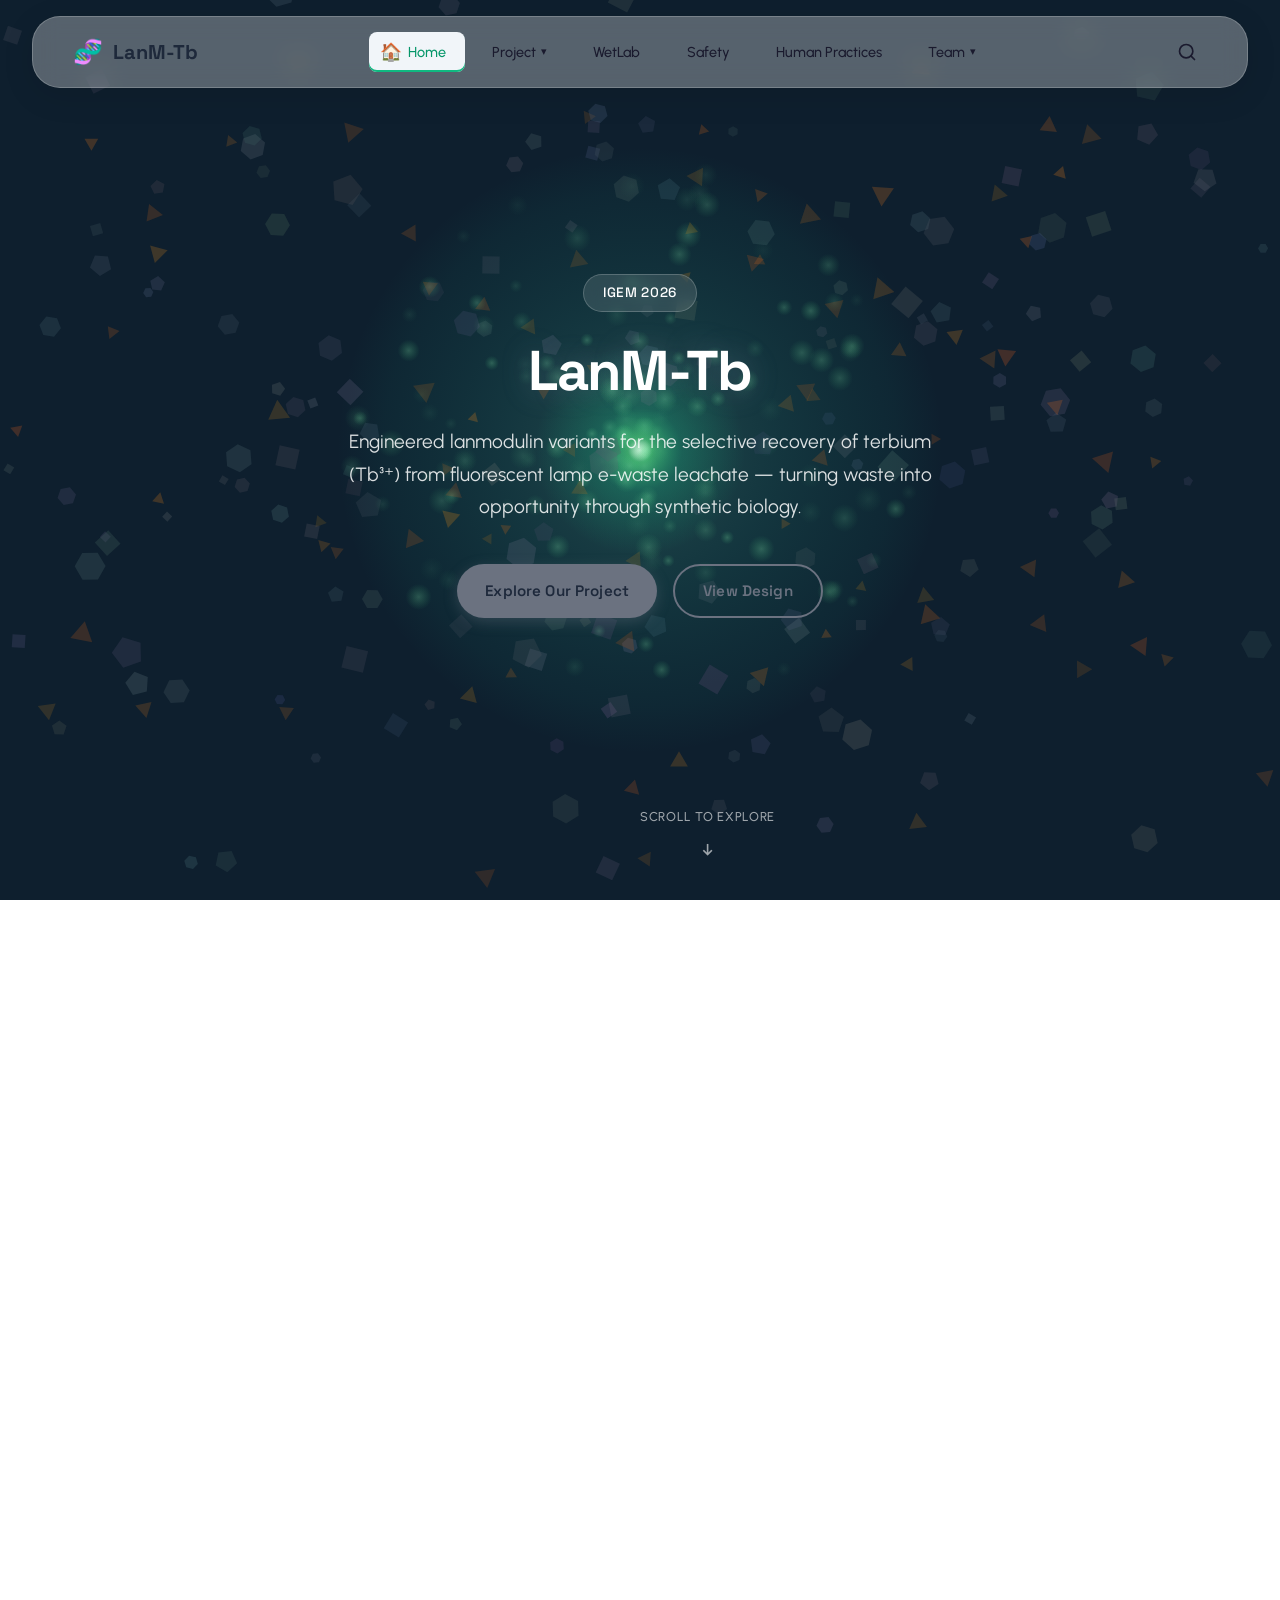
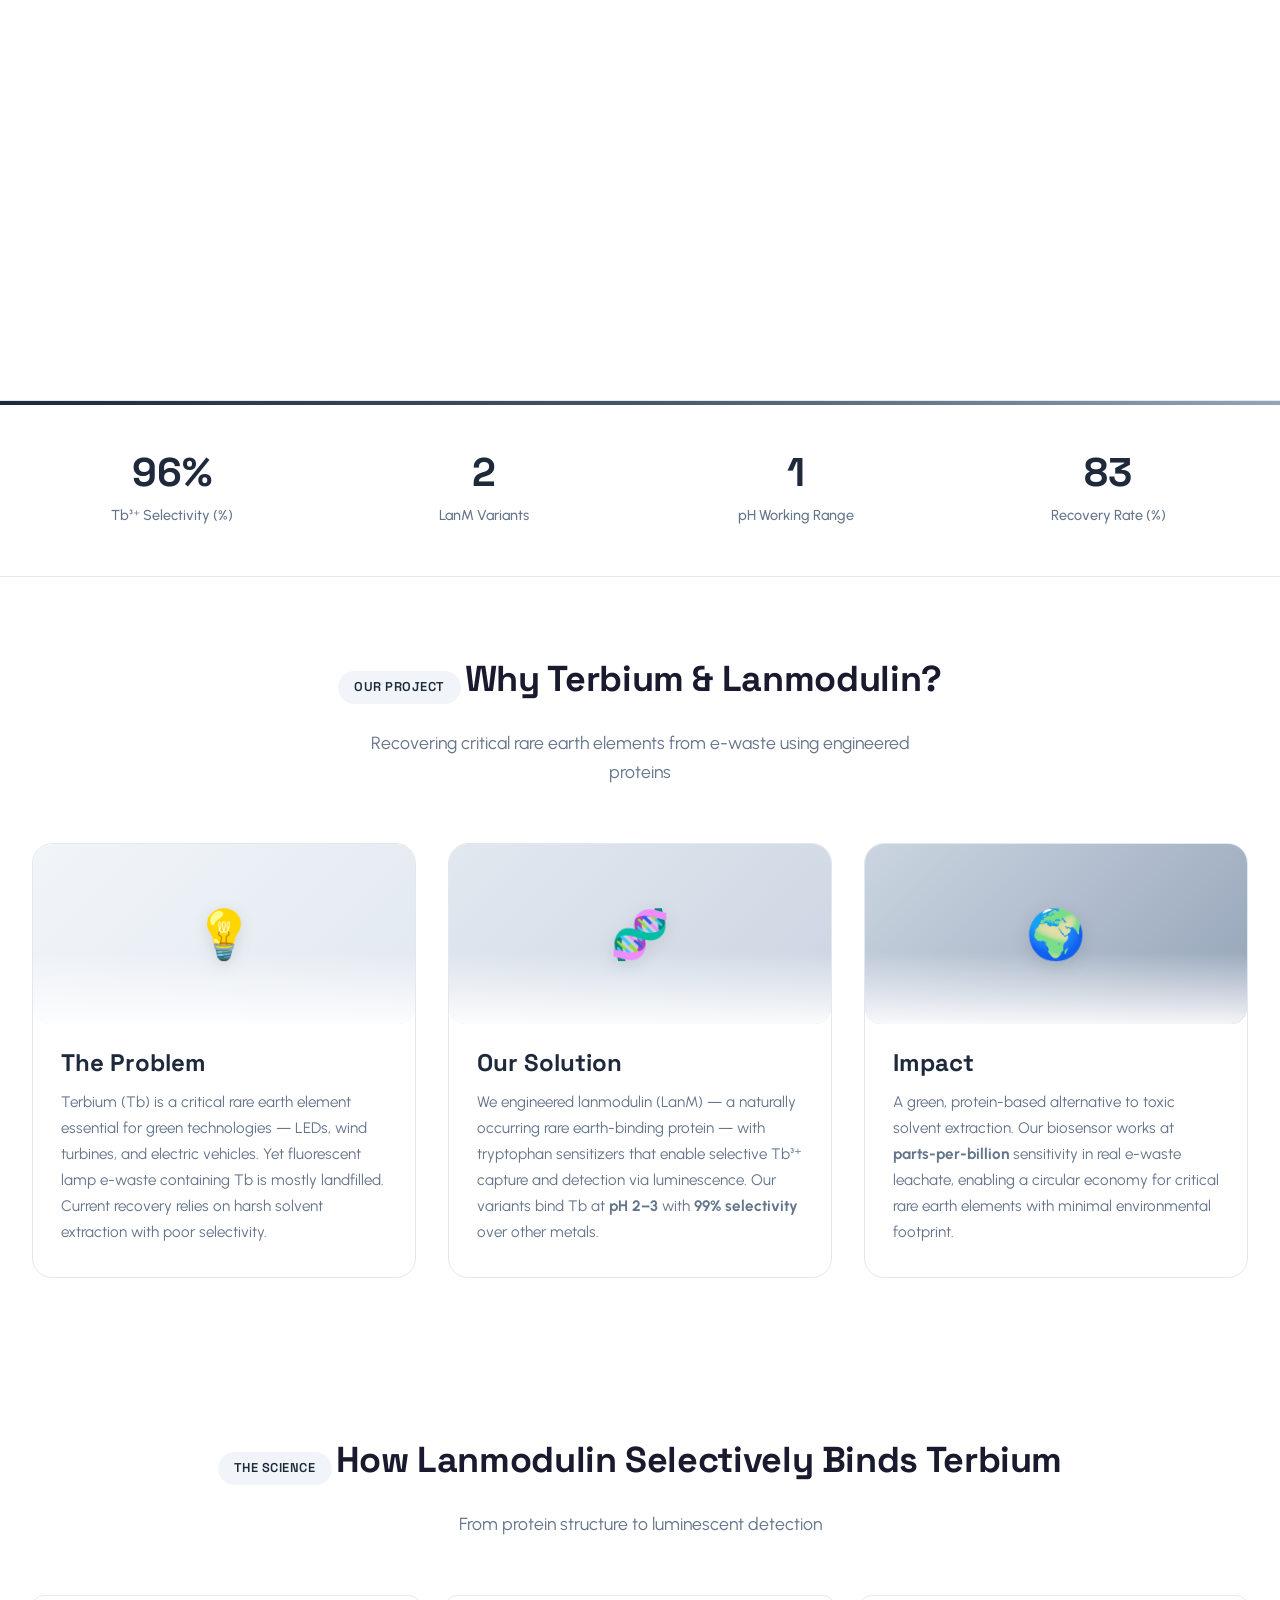
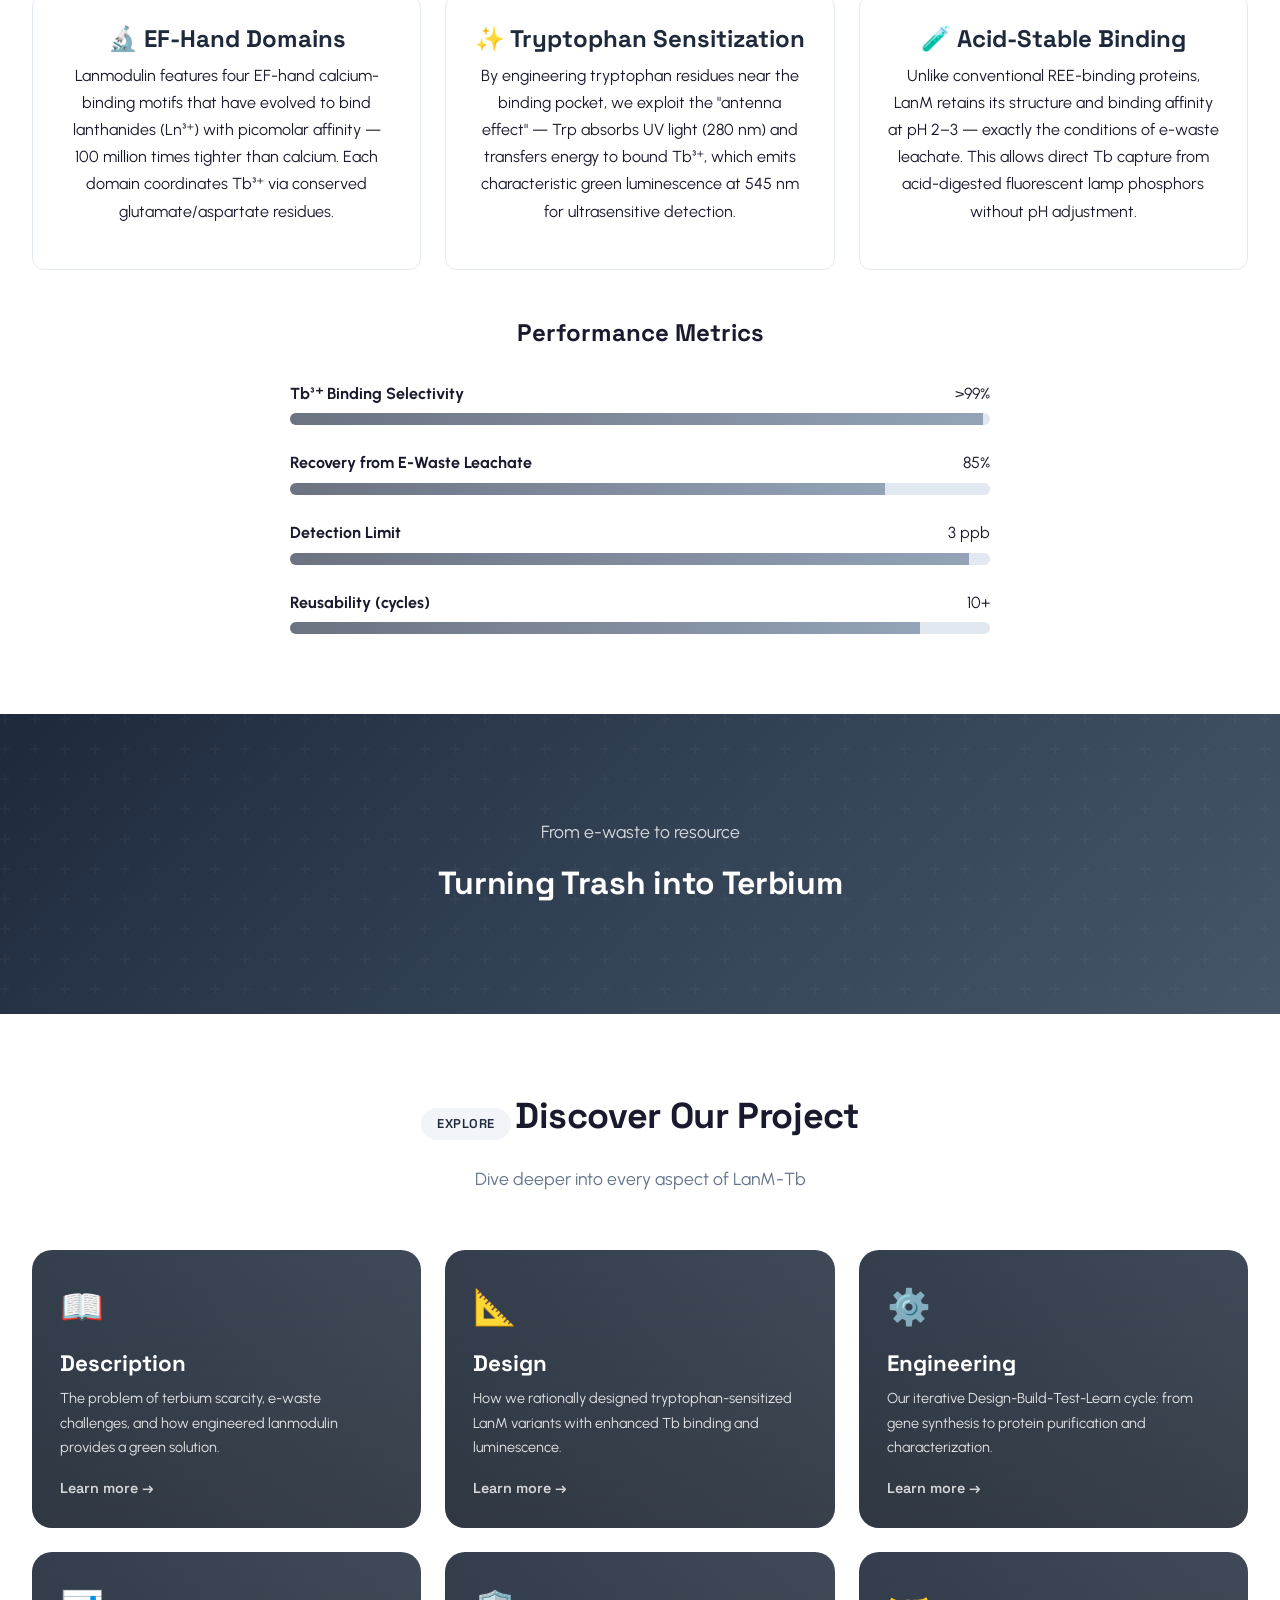
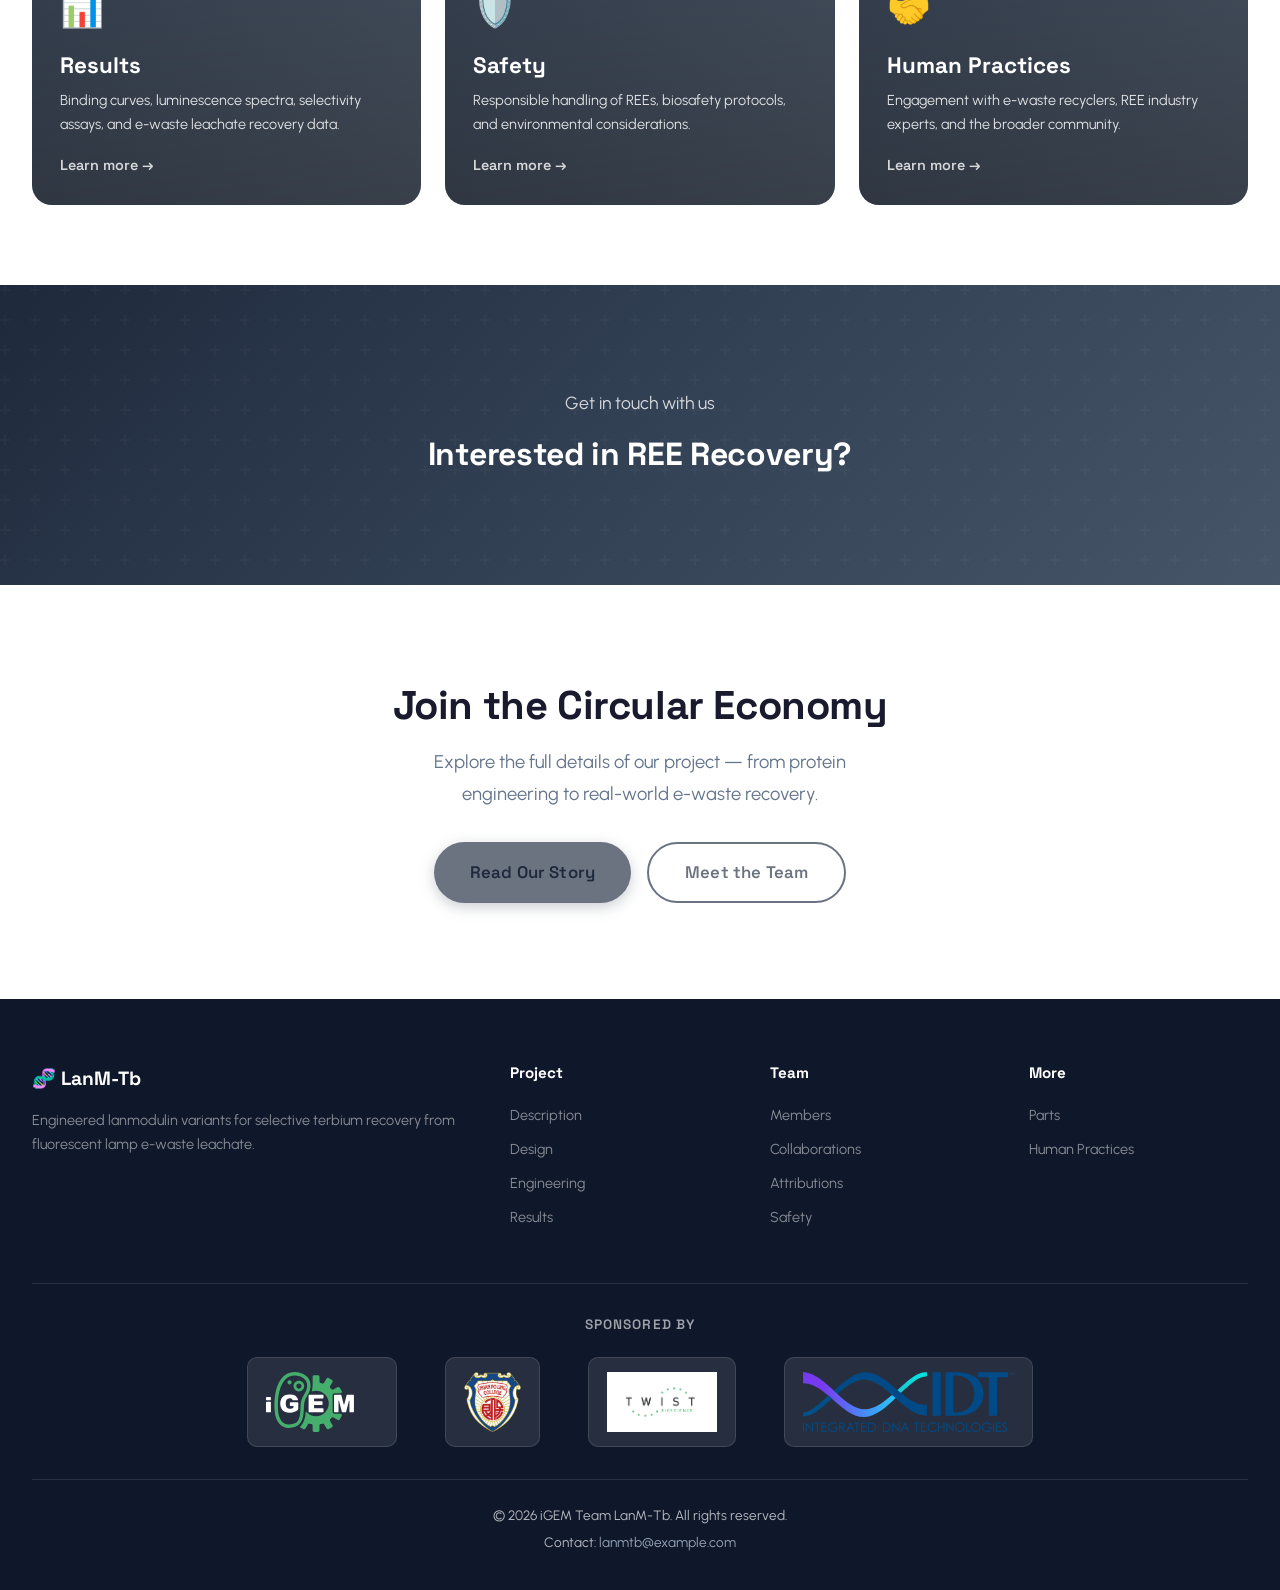
<file: index.html>
<!DOCTYPE html>
<html lang="en">
<head>
  <meta charset="UTF-8">
  <meta name="viewport" content="width=device-width, initial-scale=1.0">
  <title>LanM-Tb — iGEM 2026 | Engineered Lanmodulin for Selective Terbium Recovery</title>
  <link rel="preconnect" href="https://fonts.googleapis.com">
  <link rel="preconnect" href="https://fonts.gstatic.com" crossorigin>
  <link href="https://fonts.googleapis.com/css2?family=Space+Grotesk:wght@400;500;700&family=Urbanist:wght@400;500;600;700&display=swap" rel="stylesheet">
  <link rel="stylesheet" href="css/style.css">
  <style>
    /* ============================================
       Index-page specific overrides
       ============================================ */

    /* Remove body top padding for full-height hero */
    body {
      padding-top: 0 !important;
    }

    /* --- All sections white background --- */
    .section-alt {
      background: #ffffff !important;
    }

    /* --- Cards with image top --- */
    .about-card-image {
      width: 100%;
      height: 180px;
      border-radius: 16px;
      margin-bottom: 1.5rem;
      display: flex;
      align-items: center;
      justify-content: center;
      font-size: 3rem;
      position: relative;
      overflow: hidden;
    }

    .about-card-image::after {
      content: '';
      position: absolute;
      inset: 0;
      background: linear-gradient(180deg, rgba(255,255,255,0) 60%, rgba(255,255,255,0.9) 100%);
      pointer-events: none;
    }

    .about-card-image span {
      position: relative;
      z-index: 1;
      filter: drop-shadow(0 4px 8px rgba(0,0,0,0.1));
    }

    .about-card {
      padding: 0 0 2rem 0 !important;
      overflow: hidden;
    }

    .about-card-body {
      padding: 0 1.75rem;
    }

    /* --- Explore cards — unified gray theme --- */
    .explore-card-bg {
      background: linear-gradient(135deg, #374151, #4b5563) !important;
    }

    .explore-card-content {
      background: linear-gradient(180deg, rgba(0,0,0,0.05) 0%, rgba(0,0,0,0.25) 100%) !important;
    }

    .explore-icon {
      font-size: 2.2rem;
      margin-bottom: 0.75rem;
    }

    .explore-card {
      min-height: 220px !important;
    }

    .explore-card-content {
      min-height: 220px !important;
      padding: 1.75rem !important;
    }

    /* --- Parallax separator --- */
    .parallax-section {
      position: relative;
      height: 300px;
      background: linear-gradient(135deg, #1e293b, #334155, #475569);
      display: flex;
      align-items: center;
      justify-content: center;
      overflow: hidden;
    }

    .parallax-section::before {
      content: '';
      position: absolute;
      inset: 0;
      background: url("data:image/svg+xml,%3Csvg width='60' height='60' viewBox='0 0 60 60' xmlns='http://www.w3.org/2000/svg'%3E%3Cg fill='none' fill-rule='evenodd'%3E%3Cg fill='%23ffffff' fill-opacity='0.05'%3E%3Cpath d='M36 34v-4h-2v4h-4v2h4v4h2v-4h4v-2h-4zm0-30V0h-2v4h-4v2h4v4h2V6h4V4h-4zM6 34v-4H4v4H0v2h4v4h2v-4h4v-2H6zM6 4V0H4v4H0v2h4v4h2V6h4V4H6z'/%3E%3C/g%3E%3C/g%3E%3C/svg%3E");
      opacity: 0.5;
    }

    .parallax-content {
      position: relative;
      z-index: 2;
      text-align: center;
      color: #fff;
    }

    .parallax-content h2 {
      color: #fff;
      font-size: 2rem;
      margin-bottom: 0.5rem;
    }

    .parallax-content p {
      color: rgba(255,255,255,0.8);
      font-size: 1.1rem;
    }

    /* --- CTA section --- */
    .cta-section {
      background: #ffffff !important;
    }

    .cta-content h2 {
      color: var(--color-text) !important;
    }

    .cta-content p {
      color: var(--color-text-light) !important;
    }

    .btn-outline.light {
      border-color: #6b7280 !important;
      color: #6b7280 !important;
    }

    .btn-outline.light:hover {
      background: #6b7280 !important;
      color: #fff !important;
    }

    .btn-primary {
      background: #6b7280 !important;
      box-shadow: 0 4px 14px rgba(107, 114, 128, 0.35) !important;
    }

    .btn-primary:hover {
      background: #374151 !important;
      box-shadow: 0 6px 20px rgba(107, 114, 128, 0.4) !important;
    }

    .btn-outline {
      border-color: #6b7280 !important;
      color: #6b7280 !important;
    }

    .btn-outline:hover {
      background: #6b7280 !important;
      color: #fff !important;
    }

    .section-tag {
      background: #f1f5f9 !important;
      color: #1e293b !important;
    }

    /* --- Stats bar style --- */
    .stats-bar {
      border-top: 1px solid var(--color-border);
    }

    .stats-bar::before {
      background: linear-gradient(90deg, #1e293b, #475569, #94a3b8);
    }

    .stat-number {
      color: #1e293b;
    }

    /* --- Hero pin wrapper: scroll distance for the 4-phase animation --- */
    .hero-pin-wrap {
      position: relative;
      height: 400vh;               /* ~1 screen of scroll per phase */
    }

    /* --- Hero: sticky/pinned, full-screen; canvas paints the narrative --- */
    .hero {
      background: #0f172a;         /* matches canvas Phase 1 slate base */
      position: sticky;
      top: 0;
      height: 100vh;
      min-height: 100vh;
      margin-top: 0;
      padding-top: calc(var(--nav-height) + 1rem);
    }

    /* Canvas fills the hero behind the text; mouse tracked on window so
       hero buttons stay clickable. */
    #heroCanvas {
      position: absolute;
      inset: 0;
      z-index: 1;
      width: 100%;
      height: 100%;
      pointer-events: none;
    }

    .hero-content { position: relative; z-index: 2; }
    .hero-scroll  { position: absolute; z-index: 2; }

    /* --- Fallback: no canvas / reduced-motion → animated gradient --- */
    .hero.hero-fallback {
      background:
        radial-gradient(circle at center, rgba(16,185,129,0.28), rgba(15,23,42,0) 60%),
        linear-gradient(135deg, #0f172a 0%, #134e4a 55%, #065f46 100%);
      background-size: 200% 200%;
      animation: heroFallbackGlow 12s ease-in-out infinite;
    }

    @keyframes heroFallbackGlow {
      0%, 100% { background-position: 50% 0%; }
      50%      { background-position: 50% 100%; }
    }

    .about-card::before {
      background: linear-gradient(90deg, #6b7280, #94a3b8);
    }

    .explore-card-bg {
      background: linear-gradient(135deg, #374151, #4b5563) !important;
    }

    /* --- Gray accent highlights --- */
    .highlight-box {
      border-left-color: #6b7280;
    }

    /* --- Scroll-driven: hero content sticky parallax --- */
    .hero-parallax-layer {
      will-change: transform;
    }

    /* --- Gray glow accent --- */
    .tb-glow {
      text-shadow: 0 0 30px rgba(148, 163, 184, 0.3);
    }

    .tb-badge {
      display: inline-block;
      background: linear-gradient(135deg, #94a3b8, #cbd5e1);
      color: #0f172a;
      padding: 0.2rem 0.8rem;
      border-radius: 100px;
      font-weight: 700;
      font-size: 0.75rem;
      letter-spacing: 0.05em;
      text-transform: uppercase;
    }

    /* --- Stats counter: real values --- */
    .stat-number[data-target="99"]::after {
      content: '%';
    }

    /* --- Section id for scroll-based nav highlight --- */
    section[id] {
      scroll-margin-top: var(--nav-height);
    }

    /* Mobile fix for parallax */
    @media (max-width: 768px) {
      .parallax-section {
        height: 200px;
      }
      .about-card-image {
        height: 140px;
      }
    }
  </style>
</head>
<body>

  <!-- Scroll Progress Bar -->
  <div id="scrollProgressBar"><div class="bar-fill"></div></div>

  <!-- ========== Search Modal ========== -->
  <div class="search-modal" id="searchModal">
    <div class="search-modal-content">
      <div class="search-modal-header">
        <input type="text" class="search-input" id="searchInput" placeholder="Search for keywords..." autofocus>
        <button class="search-close" id="searchClose" aria-label="Close search">✕</button>
      </div>
      <div class="search-results" id="searchResults">
        <p class="search-placeholder">Type to search across all pages...</p>
      </div>
    </div>
  </div>

  <!-- ========== Navigation ========== -->
  <nav class="navbar">
    <a href="index.html" class="navbar-logo">
      <span class="logo-icon">🧬</span>
      <span class="logo-text">LanM-Tb</span>
    </a>

    <ul class="navbar-links" id="navLinks">
      <li><a href="index.html" class="active" data-icon="🏠">Home</a></li>
      <li class="nav-dropdown">
        <a href="description.html" class="nav-dropdown-toggle" data-icon="📋">Project</a>
        <ul class="nav-dropdown-menu">
          <li><a href="description.html" data-icon="📖">Description</a></li>
          <li><a href="design.html" data-icon="🎨">Design</a></li>
          <li><a href="engineering.html" data-icon="⚙️">Engineering</a></li>
          <li><a href="results.html" data-icon="📊">Results</a></li>
        </ul>
      </li>
      <li><a href="parts.html" data-icon="🧪">WetLab</a></li>
      <li><a href="safety.html" data-icon="🛡️">Safety</a></li>
      <li><a href="human-practices.html" data-icon="🤝">Human Practices</a></li>
      <li class="nav-dropdown">
        <a href="team.html" class="nav-dropdown-toggle" data-icon="👥">Team</a>
        <ul class="nav-dropdown-menu">
          <li><a href="team.html" data-icon="👨‍🔬">Members</a></li>
          <li><a href="collaborations.html" data-icon="🤝">Collaborations</a></li>
          <li><a href="attributions.html" data-icon="🏆">Attributions</a></li>
        </ul>
      </li>
    </ul>

    <div class="navbar-actions">
      <button class="search-btn" id="searchBtn" aria-label="Search">
        <svg width="20" height="20" viewBox="0 0 24 24" fill="none" stroke="currentColor" stroke-width="2" stroke-linecap="round" stroke-linejoin="round">
          <circle cx="11" cy="11" r="8"></circle>
          <path d="m21 21-4.35-4.35"></path>
        </svg>
      </button>
    </div>
  </nav>

  <!-- ========== Hero Section (pinned for scroll animation) ========== -->
  <div class="hero-pin-wrap" id="heroPinWrap">
    <section class="hero" id="heroSection">
      <canvas id="heroCanvas" aria-hidden="true"></canvas>
      <div class="hero-content hero-parallax-layer" id="heroParallax">
        <span class="hero-badge">iGEM 2026</span>
        <h1 class="tb-glow">LanM-Tb</h1>
        <p class="hero-subtitle">
          Engineered lanmodulin variants for the selective recovery of terbium (Tb³⁺)
          from fluorescent lamp e-waste leachate — turning waste into opportunity
          through synthetic biology.
        </p>
        <div class="hero-buttons">
          <a href="description.html" class="btn btn-primary">Explore Our Project</a>
          <a href="design.html" class="btn btn-outline">View Design</a>
        </div>
      </div>
      <div class="hero-scroll" id="heroScroll" style="text-align:center;">
        <span>Scroll to explore</span>
        <div class="scroll-arrow">↓</div>
      </div>
    </section>
  </div>

  <!-- ========== Stats Bar ========== -->
  <section class="stats-bar scroll-reveal">
    <div class="container">
      <div class="stats-grid">
        <div class="stat-item">
          <span class="stat-number" data-target="99">0</span>
          <span class="stat-label">Tb³⁺ Selectivity (%)</span>
        </div>
        <div class="stat-item">
          <span class="stat-number" data-target="3">0</span>
          <span class="stat-label">LanM Variants</span>
        </div>
        <div class="stat-item">
          <span class="stat-number" data-target="2">0</span>
          <span class="stat-label">pH Working Range</span>
        </div>
        <div class="stat-item">
          <span class="stat-number" data-target="85">0</span>
          <span class="stat-label">Recovery Rate (%)</span>
        </div>
      </div>
    </div>
  </section>

  <!-- ========== About / Image Cards ========== -->
  <section class="section about-section">
    <div class="container">
      <div class="section-header scroll-reveal">
        <span class="section-tag">Our Project</span>
        <h2>Why Terbium &amp; Lanmodulin?</h2>
        <p class="section-desc">Recovering critical rare earth elements from e-waste using engineered proteins</p>
      </div>
      <div class="about-grid">
        <div class="about-card scroll-reveal-left" style="animation-range: entry-crossing 0% entry-crossing 25%;">
          <div class="about-card-image" style="background: linear-gradient(135deg, #f1f5f9, #e2e8f0);">
            <span>💡</span>
          </div>
          <div class="about-card-body">
            <h3>The Problem</h3>
            <p>Terbium (Tb) is a critical rare earth element essential for green technologies — LEDs, wind turbines, and electric vehicles. Yet fluorescent lamp e-waste containing Tb is mostly landfilled. Current recovery relies on harsh solvent extraction with poor selectivity.</p>
          </div>
        </div>
        <div class="about-card scroll-reveal" style="animation-range: entry-crossing 0% entry-crossing 25%;">
          <div class="about-card-image" style="background: linear-gradient(135deg, #e2e8f0, #cbd5e1);">
            <span>🧬</span>
          </div>
          <div class="about-card-body">
            <h3>Our Solution</h3>
            <p>We engineered lanmodulin (LanM) — a naturally occurring rare earth-binding protein — with tryptophan sensitizers that enable selective Tb³⁺ capture and detection via luminescence. Our variants bind Tb at <strong>pH 2–3</strong> with <strong>99% selectivity</strong> over other metals.</p>
          </div>
        </div>
        <div class="about-card scroll-reveal-right" style="animation-range: entry-crossing 0% entry-crossing 25%;">
          <div class="about-card-image" style="background: linear-gradient(135deg, #cbd5e1, #94a3b8);">
            <span>🌍</span>
          </div>
          <div class="about-card-body">
            <h3>Impact</h3>
            <p>A green, protein-based alternative to toxic solvent extraction. Our biosensor works at <strong>parts-per-billion</strong> sensitivity in real e-waste leachate, enabling a circular economy for critical rare earth elements with minimal environmental footprint.</p>
          </div>
        </div>
      </div>
    </div>
  </section>

  <!-- ========== The Science Section (scroll-driven reveals) ========== -->
  <section class="section section-alt" id="science">
    <div class="container">
      <div class="section-header scroll-reveal">
        <span class="section-tag">The Science</span>
        <h2>How Lanmodulin Selectively Binds Terbium</h2>
        <p class="section-desc">From protein structure to luminescent detection</p>
      </div>

      <div class="card-stagger" style="display: grid; grid-template-columns: repeat(auto-fill, minmax(300px, 1fr)); gap: 1.5rem; text-align:center;">
        <div class="card scroll-glow">
          <h3>🔬 EF-Hand Domains</h3>
          <p>Lanmodulin features four EF-hand calcium-binding motifs that have evolved to bind lanthanides (Ln³⁺) with picomolar affinity — 100 million times tighter than calcium. Each domain coordinates Tb³⁺ via conserved glutamate/aspartate residues.</p>
        </div>
        <div class="card scroll-glow">
          <h3>✨ Tryptophan Sensitization</h3>
          <p>By engineering tryptophan residues near the binding pocket, we exploit the "antenna effect" — Trp absorbs UV light (280 nm) and transfers energy to bound Tb³⁺, which emits characteristic green luminescence at 545 nm for ultrasensitive detection.</p>
        </div>
        <div class="card scroll-glow">
          <h3>🧪 Acid-Stable Binding</h3>
          <p>Unlike conventional REE-binding proteins, LanM retains its structure and binding affinity at pH 2–3 — exactly the conditions of e-waste leachate. This allows direct Tb capture from acid-digested fluorescent lamp phosphors without pH adjustment.</p>
        </div>
      </div>

      <!-- Scroll-driven progress/info bars -->
      <div class="scroll-reveal" style="margin-top: 3rem;">
        <h3 style="text-align:center; margin-bottom:2rem;">Performance Metrics</h3>
        <div style="max-width: 700px; margin: 0 auto;">
          <div style="margin-bottom: 1.5rem;">
            <div style="display:flex; justify-content:space-between; margin-bottom:0.4rem;">
              <strong>Tb³⁺ Binding Selectivity</strong>
              <span>&gt;99%</span>
            </div>
            <div style="height:12px; background:#e2e8f0; border-radius:6px; overflow:hidden;">
              <div class="scroll-progress-inner" style="width:99%; height:100%;"></div>
            </div>
          </div>
          <div style="margin-bottom: 1.5rem;">
            <div style="display:flex; justify-content:space-between; margin-bottom:0.4rem;">
              <strong>Recovery from E-Waste Leachate</strong>
              <span>85%</span>
            </div>
            <div style="height:12px; background:#e2e8f0; border-radius:6px; overflow:hidden;">
              <div class="scroll-progress-inner" style="width:85%; height:100%;"></div>
            </div>
          </div>
          <div style="margin-bottom: 1.5rem;">
            <div style="display:flex; justify-content:space-between; margin-bottom:0.4rem;">
              <strong>Detection Limit</strong>
              <span>3 ppb</span>
            </div>
            <div style="height:12px; background:#e2e8f0; border-radius:6px; overflow:hidden;">
              <div class="scroll-progress-inner" style="width:97%; height:100%;"></div>
            </div>
          </div>
          <div>
            <div style="display:flex; justify-content:space-between; margin-bottom:0.4rem;">
              <strong>Reusability (cycles)</strong>
              <span>10+</span>
            </div>
            <div style="height:12px; background:#e2e8f0; border-radius:6px; overflow:hidden;">
              <div class="scroll-progress-inner" style="width:90%; height:100%;"></div>
            </div>
          </div>
        </div>
      </div>
    </div>
  </section>

  <!-- ========== Parallax Divider 1 ========== -->
  <div class="parallax-section scroll-parallax">
    <div class="parallax-content">
      <p>From e-waste to resource</p>
      <h2>Turning Trash into Terbium</h2>
    </div>
  </div>

  <!-- ========== Explore Sections ========== -->
  <section class="section explore-section">
    <div class="container">
      <div class="section-header scroll-reveal">
        <span class="section-tag">Explore</span>
        <h2>Discover Our Project</h2>
        <p class="section-desc">Dive deeper into every aspect of LanM-Tb</p>
      </div>
      <div class="explore-grid">
        <a href="description.html" class="explore-card scroll-scale">
          <div class="explore-card-bg"></div>
          <div class="explore-card-content">
            <span class="explore-icon">📖</span>
            <h3>Description</h3>
            <p>The problem of terbium scarcity, e-waste challenges, and how engineered lanmodulin provides a green solution.</p>
            <span class="explore-link">Learn more →</span>
          </div>
        </a>
        <a href="design.html" class="explore-card scroll-scale">
          <div class="explore-card-bg"></div>
          <div class="explore-card-content">
            <span class="explore-icon">📐</span>
            <h3>Design</h3>
            <p>How we rationally designed tryptophan-sensitized LanM variants with enhanced Tb binding and luminescence.</p>
            <span class="explore-link">Learn more →</span>
          </div>
        </a>
        <a href="engineering.html" class="explore-card scroll-scale">
          <div class="explore-card-bg"></div>
          <div class="explore-card-content">
            <span class="explore-icon">⚙️</span>
            <h3>Engineering</h3>
            <p>Our iterative Design-Build-Test-Learn cycle: from gene synthesis to protein purification and characterization.</p>
            <span class="explore-link">Learn more →</span>
          </div>
        </a>
        <a href="results.html" class="explore-card scroll-scale">
          <div class="explore-card-bg"></div>
          <div class="explore-card-content">
            <span class="explore-icon">📊</span>
            <h3>Results</h3>
            <p>Binding curves, luminescence spectra, selectivity assays, and e-waste leachate recovery data.</p>
            <span class="explore-link">Learn more →</span>
          </div>
        </a>
        <a href="safety.html" class="explore-card scroll-scale">
          <div class="explore-card-bg"></div>
          <div class="explore-card-content">
            <span class="explore-icon">🛡️</span>
            <h3>Safety</h3>
            <p>Responsible handling of REEs, biosafety protocols, and environmental considerations.</p>
            <span class="explore-link">Learn more →</span>
          </div>
        </a>
        <a href="human-practices.html" class="explore-card scroll-scale">
          <div class="explore-card-bg"></div>
          <div class="explore-card-content">
            <span class="explore-icon">🤝</span>
            <h3>Human Practices</h3>
            <p>Engagement with e-waste recyclers, REE industry experts, and the broader community.</p>
            <span class="explore-link">Learn more →</span>
          </div>
        </a>
      </div>
    </div>
  </section>

  <!-- ========== Parallax Divider 2 ========== -->
  <div class="parallax-section scroll-parallax">
    <div class="parallax-content">
      <p>Get in touch with us</p>
      <h2>Interested in REE Recovery?</h2>
    </div>
  </div>

  <!-- ========== CTA Section ========== -->
  <section class="section cta-section">
    <div class="container">
      <div class="cta-content scroll-reveal">
        <h2>Join the Circular Economy</h2>
        <p>Explore the full details of our project — from protein engineering to real-world e-waste recovery.</p>
        <div class="cta-buttons">
          <a href="description.html" class="btn btn-primary btn-lg">Read Our Story</a>
          <a href="team.html" class="btn btn-outline btn-lg light">Meet the Team</a>
        </div>
      </div>
    </div>
  </section>

  <!-- ========== Footer ========== -->
  <footer class="footer">
    <div class="container">
      <div class="footer-grid">
        <div class="footer-brand">
          <span class="footer-logo">🧬 LanM-Tb</span>
          <p>Engineered lanmodulin variants for selective terbium recovery from fluorescent lamp e-waste leachate.</p>
        </div>
        <div class="footer-links-col">
          <h4>Project</h4>
          <a href="description.html">Description</a>
          <a href="design.html">Design</a>
          <a href="engineering.html">Engineering</a>
          <a href="results.html">Results</a>
        </div>
        <div class="footer-links-col">
          <h4>Team</h4>
          <a href="team.html">Members</a>
          <a href="collaborations.html">Collaborations</a>
          <a href="attributions.html">Attributions</a>
          <a href="safety.html">Safety</a>
        </div>
        <div class="footer-links-col">
          <h4>More</h4>
          <a href="parts.html">Parts</a>
          <a href="human-practices.html">Human Practices</a>
        </div>
      </div>

      <!-- ========== Sponsor Logos ========== -->
      <div class="footer-sponsors">
        <h4>Sponsored by</h4>
        <div class="footer-sponsors-logos">
          <a href="https://igem.org" target="_blank" rel="noopener" title="iGEM">
            <img src="assets/images/igem-logo.svg" alt="iGEM Logo">
          </a>
          <a href="https://www.npl.edu.hk" target="_blank" rel="noopener" title="Po Leung Kuk Ngan Po Ling College">
            <img src="assets/images/school-logo.png" alt="Po Leung Kuk Ngan Po Ling College">
          </a>
          <a href="https://www.twistbioscience.com" target="_blank" rel="noopener" title="Twist Bioscience">
            <img src="assets/images/twist-bioscience.png" alt="Twist Bioscience Logo">
          </a>
          <a href="https://www.idtdna.com" target="_blank" rel="noopener" title="Integrated DNA Technologies">
            <img src="assets/images/idt-logo.svg" alt="Integrated DNA Technologies Logo">
          </a>
        </div>
      </div>

      <div class="footer-bottom">
        <p>© 2026 iGEM Team LanM-Tb. All rights reserved.</p>
        <p>Contact: <a href="mailto:lanmtb@example.com">lanmtb@example.com</a></p>
      </div>
    </div>
  </footer>

  <button class="back-to-top" id="backToTop" aria-label="Back to top">↑</button>
  <script src="js/main.js"></script>
  <script>
    /* ========== Index-only: Parallax & scroll effects ========== */
    (function() {
      'use strict';

      // --- Hero text fade (canvas handles the phased visuals) ---
      // Text/badge/buttons fade out across Phase 1→2 so the Spark and
      // Expansion own the screen before the impurity flood arrives.
      var heroPinWrap = document.getElementById('heroPinWrap');
      var heroContent = document.getElementById('heroParallax');
      var heroScroll = document.getElementById('heroScroll');
      var ticking = false;

      function clamp01(v) { return Math.max(0, Math.min(1, v)); }

      if (heroPinWrap && heroContent) {
        var updateHeroText = function() {
          var rect = heroPinWrap.getBoundingClientRect();
          var scrollable = heroPinWrap.offsetHeight - window.innerHeight;
          var progress = scrollable > 0 ? clamp01(-rect.top / scrollable) : 0;

          // Fully faded by 40% scroll (end of Phase 2).
          var fade = clamp01(1 - progress / 0.40);
          heroContent.style.opacity = fade;
          heroContent.style.transform = 'scale(' + (1 - 0.06 * (1 - fade)) + ')';
          if (heroScroll) heroScroll.style.opacity = fade;
        };

        window.addEventListener('scroll', function() {
          if (!ticking) {
            window.requestAnimationFrame(function() {
              updateHeroText();
              ticking = false;
            });
            ticking = true;
          }
        }, { passive: true });
        updateHeroText();
      }

      // --- Counter animation for stats (with +/- suffixes) ---
      var statNumbers = document.querySelectorAll('.stat-number');
      if (statNumbers.length > 0) {
        var countersAnimated = false;

        function animateCounters() {
          if (countersAnimated) return;
          countersAnimated = true;

          statNumbers.forEach(function(el) {
            var target = parseInt(el.getAttribute('data-target')) || 0;
            var duration = 2000;
            var startTime = null;

            function updateCounter(currentTime) {
              if (!startTime) startTime = currentTime;
              var progress = Math.min((currentTime - startTime) / duration, 1);
              var eased = 1 - Math.pow(1 - progress, 3);
              var current = Math.floor(eased * target);
              el.textContent = current;

              if (progress < 1) {
                requestAnimationFrame(updateCounter);
              } else {
                el.textContent = target;
              }
            }

            requestAnimationFrame(updateCounter);
          });
        }

        var statsObserver = new IntersectionObserver(function(entries) {
          entries.forEach(function(entry) {
            if (entry.isIntersecting) {
              animateCounters();
              statsObserver.unobserve(entry.target);
            }
          });
        }, { threshold: 0.3 });

        var statsBar = document.querySelector('.stats-bar');
        if (statsBar) statsObserver.observe(statsBar);
      }

      // --- Fallback fade observer for scroll-driven animation support ---
      if (!CSS.supports('animation-timeline', 'scroll()')) {
        var revealElements = document.querySelectorAll(
          '.scroll-reveal, .scroll-reveal-left, .scroll-reveal-right, .scroll-scale'
        );
        if (revealElements.length > 0 && 'IntersectionObserver' in window) {
          var fallbackObserver = new IntersectionObserver(function(entries) {
            entries.forEach(function(entry) {
              if (entry.isIntersecting) {
                entry.target.style.opacity = '1';
                entry.target.style.transform = 'translateY(0) scale(1)';
                fallbackObserver.unobserve(entry.target);
              }
            });
          }, { threshold: 0.1 });

          revealElements.forEach(function(el) {
            el.style.opacity = '0';
            fallbackObserver.observe(el);
          });
        }
      }

    })();
  </script>

  <!-- ========== Search Functionality ========== -->
  <script>
    (function() {
      'use strict';

      var searchBtn = document.getElementById('searchBtn');
      var searchModal = document.getElementById('searchModal');
      var searchClose = document.getElementById('searchClose');
      var searchInput = document.getElementById('searchInput');
      var searchResults = document.getElementById('searchResults');

      // Open search modal
      if (searchBtn) {
        searchBtn.addEventListener('click', function() {
          searchModal.classList.add('active');
          setTimeout(function() {
            searchInput.focus();
          }, 100);
        });
      }

      // Close search modal
      function closeSearch() {
        searchModal.classList.remove('active');
        searchInput.value = '';
        searchResults.innerHTML = '<p class="search-placeholder">Type to search across all pages...</p>';
      }

      if (searchClose) {
        searchClose.addEventListener('click', closeSearch);
      }

      // Close on escape key
      document.addEventListener('keydown', function(e) {
        if (e.key === 'Escape' && searchModal.classList.contains('active')) {
          closeSearch();
        }
      });

      // Close on backdrop click
      searchModal.addEventListener('click', function(e) {
        if (e.target === searchModal) {
          closeSearch();
        }
      });

      // Simple keyword search functionality
      var searchableContent = [
        { title: 'Home', url: 'index.html', keywords: 'lanmodulin terbium rare earth recovery e-waste fluorescent lamp protein engineering' },
        { title: 'Project Description', url: 'description.html', keywords: 'problem solution terbium scarcity e-waste challenges green solution' },
        { title: 'Design', url: 'design.html', keywords: 'tryptophan sensitized variants binding luminescence rational design' },
        { title: 'Engineering', url: 'engineering.html', keywords: 'design build test learn cycle gene synthesis protein purification characterization' },
        { title: 'Results', url: 'results.html', keywords: 'binding curves luminescence spectra selectivity assays leachate recovery data' },
        { title: 'Parts', url: 'parts.html', keywords: 'biobrick parts registry plasmids sequences' },
        { title: 'Safety', url: 'safety.html', keywords: 'responsible handling biosafety protocols environmental considerations' },
        { title: 'Human Practices', url: 'human-practices.html', keywords: 'engagement recyclers industry experts community stakeholder' },
        { title: 'Team', url: 'team.html', keywords: 'members students researchers advisors' },
        { title: 'Collaborations', url: 'collaborations.html', keywords: 'partnerships collaboration teams institutions' },
        { title: 'Attributions', url: 'attributions.html', keywords: 'acknowledgments sponsors support contributors' }
      ];

      // Search input handler
      if (searchInput) {
        searchInput.addEventListener('input', function() {
          var query = searchInput.value.toLowerCase().trim();

          if (query.length === 0) {
            searchResults.innerHTML = '<p class="search-placeholder">Type to search across all pages...</p>';
            return;
          }

          var results = searchableContent.filter(function(item) {
            return item.title.toLowerCase().includes(query) ||
                   item.keywords.toLowerCase().includes(query);
          });

          if (results.length === 0) {
            searchResults.innerHTML = '<p class="search-placeholder">No results found for "' + query + '"</p>';
            return;
          }

          var html = '';
          results.forEach(function(item) {
            var snippet = item.keywords.split(' ').slice(0, 10).join(' ') + '...';
            html += '<div class="search-result-item" onclick="window.location.href=\'' + item.url + '\'">' +
                    '<div class="search-result-title">' + item.title + '</div>' +
                    '<div class="search-result-snippet">' + snippet + '</div>' +
                    '<div class="search-result-page">' + item.url + '</div>' +
                    '</div>';
          });
          searchResults.innerHTML = html;
        });
      }

    })();
  </script>

  <!-- ========== Hero Scroll State Machine (Terbium narrative) ========== -->
  <script src="js/particle-animation.js"></script>
</body>
</html>
</file>
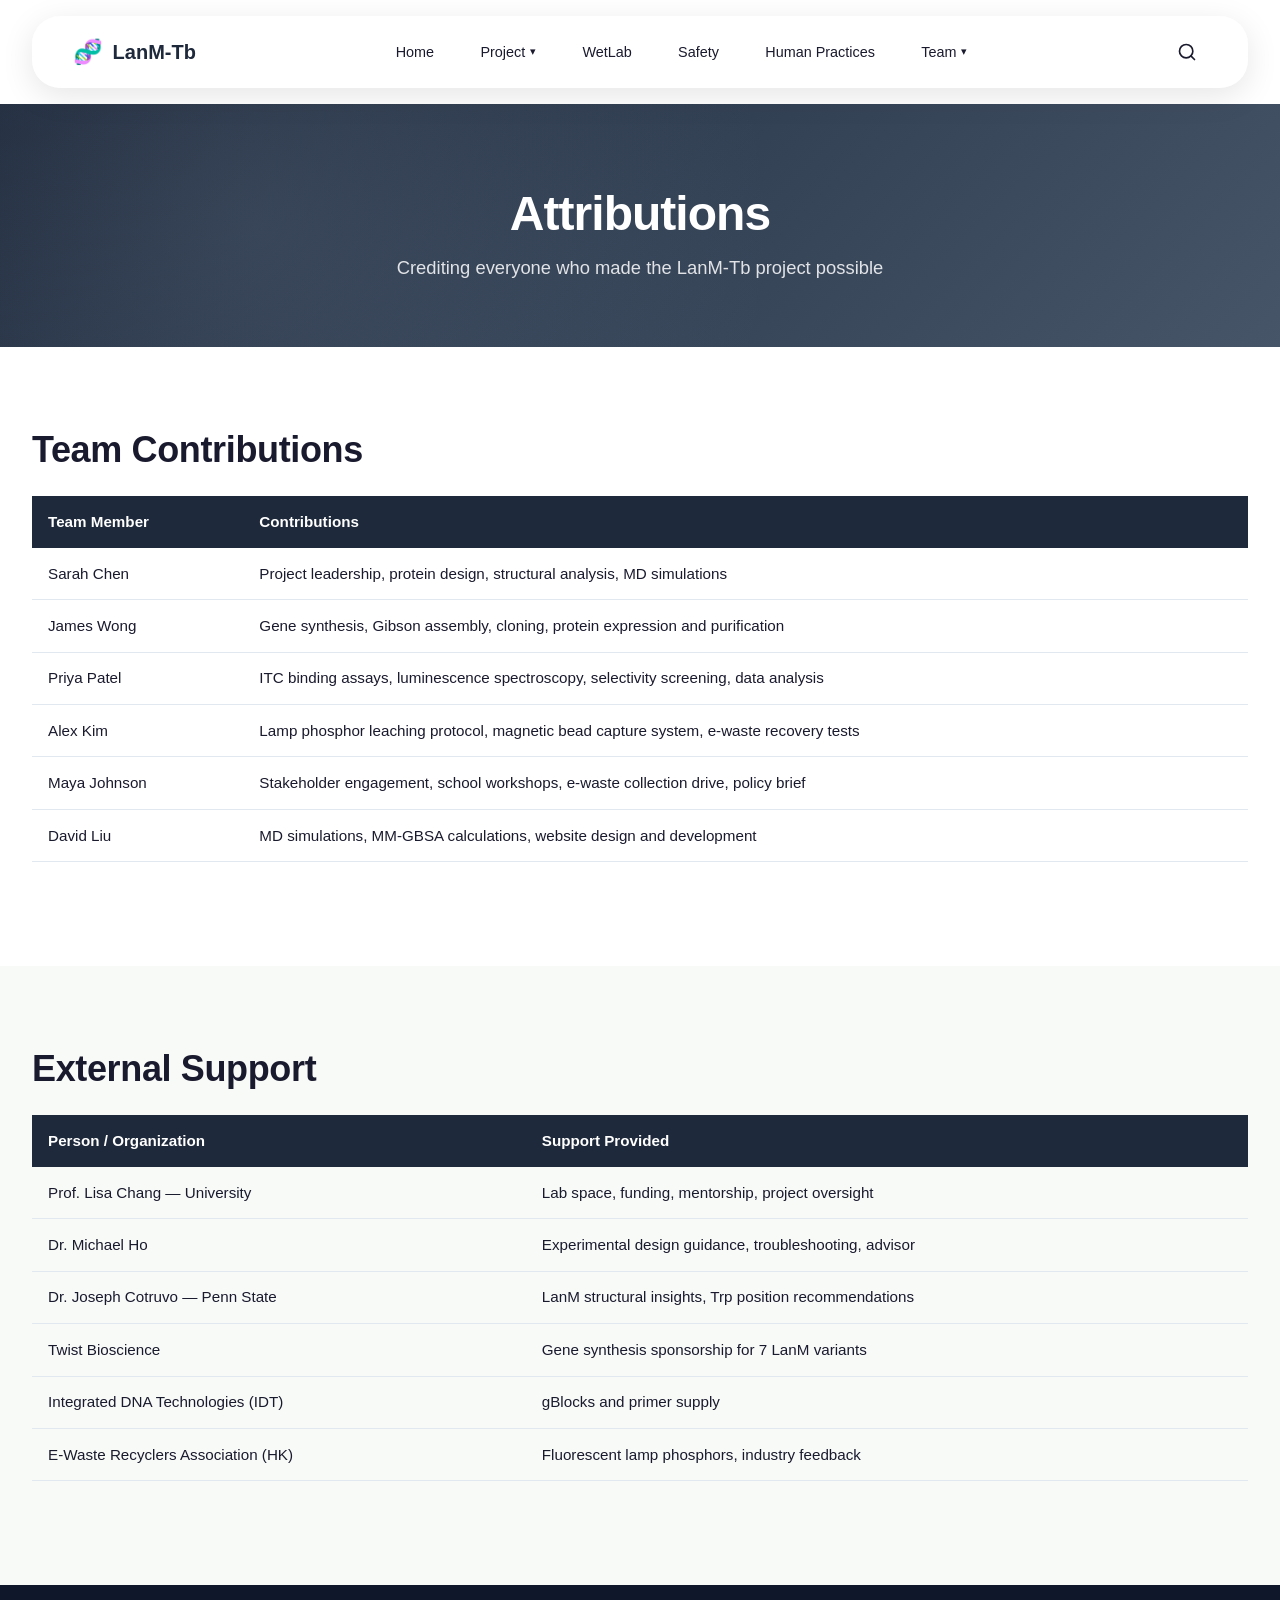
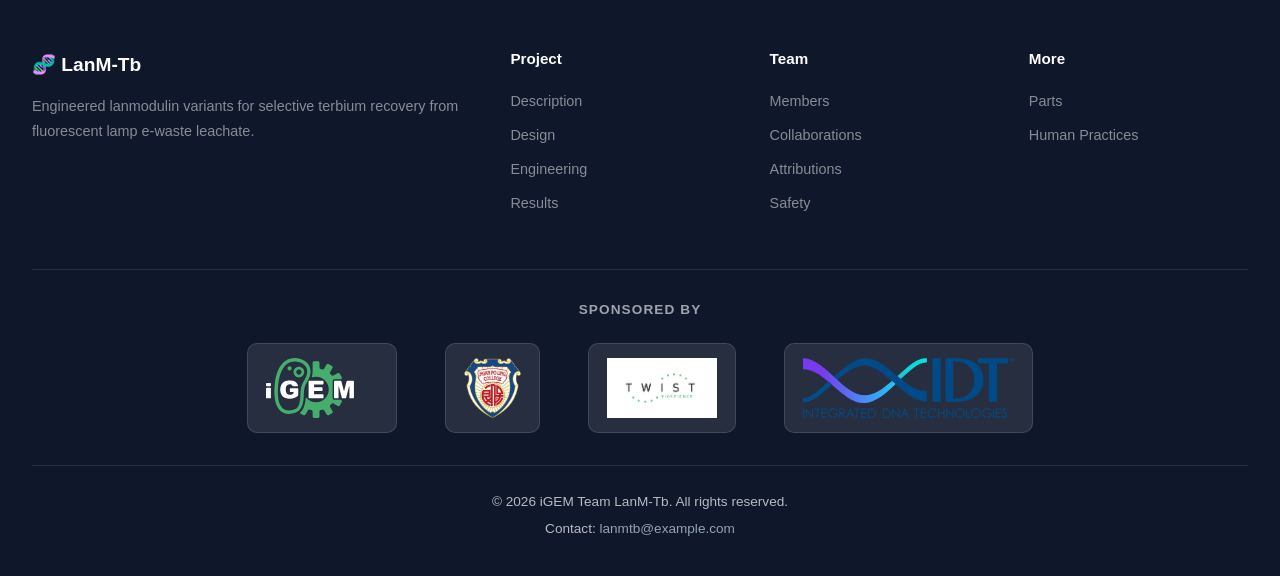
<file: attributions.html>
<!DOCTYPE html>
<html lang="en">
<head>
  <meta charset="UTF-8">
  <meta name="viewport" content="width=device-width, initial-scale=1.0">
  <title>Attributions — LanM-Tb | iGEM 2026</title>
  <link rel="stylesheet" href="css/style.css">
  <style>
    .section-tag { background: #f1f5f9 !important; color: #1e293b !important; }
    .highlight-box { border-left-color: #6b7280; }
    .page-header { background: linear-gradient(135deg, #1e293b, #334155, #475569); }
  </style>
</head>
<body>

  <div id="scrollProgressBar"><div class="bar-fill"></div></div>

  <!-- ========== Search Modal ========== -->
  <div class="search-modal" id="searchModal">
    <div class="search-modal-content">
      <div class="search-modal-header">
        <input type="text" class="search-input" id="searchInput" placeholder="Search for keywords..." autofocus>
        <button class="search-close" id="searchClose" aria-label="Close search">✕</button>
      </div>
      <div class="search-results" id="searchResults">
        <p class="search-placeholder">Type to search across all pages...</p>
      </div>
    </div>
  </div>

  <nav class="navbar">
    <a href="index.html" class="navbar-logo"><span class="logo-icon">🧬</span><span class="logo-text">LanM-Tb</span></a>
    <ul class="navbar-links" id="navLinks">
      <li><a href="index.html" data-icon="🏠">Home</a></li>
      <li class="nav-dropdown">
        <a href="description.html" class="nav-dropdown-toggle" data-icon="📋">Project</a>
        <ul class="nav-dropdown-menu">
          <li><a href="description.html" data-icon="📖">Description</a></li>
          <li><a href="design.html" data-icon="🎨">Design</a></li>
          <li><a href="engineering.html" data-icon="⚙️">Engineering</a></li>
          <li><a href="results.html" data-icon="📊">Results</a></li>
        </ul>
      </li>
      <li><a href="parts.html" data-icon="🧪">WetLab</a></li>
      <li><a href="safety.html" data-icon="🛡️">Safety</a></li>
      <li><a href="human-practices.html" data-icon="🤝">Human Practices</a></li>
      <li class="nav-dropdown">
        <a href="team.html" class="nav-dropdown-toggle" data-icon="👥">Team</a>
        <ul class="nav-dropdown-menu">
          <li><a href="team.html" data-icon="👨‍🔬">Members</a></li>
          <li><a href="collaborations.html" data-icon="🤝">Collaborations</a></li>
          <li><a href="attributions.html" data-icon="🏆">Attributions</a></li>
        </ul>
      </li>
    </ul>
    <div class="navbar-actions">
      <button class="search-btn" id="searchBtn" aria-label="Search">
        <svg width="20" height="20" viewBox="0 0 24 24" fill="none" stroke="currentColor" stroke-width="2" stroke-linecap="round" stroke-linejoin="round">
          <circle cx="11" cy="11" r="8"></circle>
          <path d="m21 21-4.35-4.35"></path>
        </svg>
      </button>
    </div>
  </nav>

  <header class="page-header">
    <h1>Attributions</h1>
    <p>Crediting everyone who made the LanM-Tb project possible</p>
  </header>

  <section class="section">
    <div class="container">
      <h2 class="scroll-reveal">Team Contributions</h2>
      <div class="table-wrapper scroll-reveal">
        <table>
          <thead>
            <tr><th>Team Member</th><th>Contributions</th></tr>
          </thead>
          <tbody>
            <tr><td>Sarah Chen</td><td>Project leadership, protein design, structural analysis, MD simulations</td></tr>
            <tr><td>James Wong</td><td>Gene synthesis, Gibson assembly, cloning, protein expression and purification</td></tr>
            <tr><td>Priya Patel</td><td>ITC binding assays, luminescence spectroscopy, selectivity screening, data analysis</td></tr>
            <tr><td>Alex Kim</td><td>Lamp phosphor leaching protocol, magnetic bead capture system, e-waste recovery tests</td></tr>
            <tr><td>Maya Johnson</td><td>Stakeholder engagement, school workshops, e-waste collection drive, policy brief</td></tr>
            <tr><td>David Liu</td><td>MD simulations, MM-GBSA calculations, website design and development</td></tr>
          </tbody>
        </table>
      </div>
    </div>
  </section>

  <section class="section section-alt">
    <div class="container">
      <h2 class="scroll-reveal">External Support</h2>
      <div class="table-wrapper scroll-reveal">
        <table>
          <thead>
            <tr><th>Person / Organization</th><th>Support Provided</th></tr>
          </thead>
          <tbody>
            <tr><td>Prof. Lisa Chang — University</td><td>Lab space, funding, mentorship, project oversight</td></tr>
            <tr><td>Dr. Michael Ho</td><td>Experimental design guidance, troubleshooting, advisor</td></tr>
            <tr><td>Dr. Joseph Cotruvo — Penn State</td><td>LanM structural insights, Trp position recommendations</td></tr>
            <tr><td>Twist Bioscience</td><td>Gene synthesis sponsorship for 7 LanM variants</td></tr>
            <tr><td>Integrated DNA Technologies (IDT)</td><td>gBlocks and primer supply</td></tr>
            <tr><td>E-Waste Recyclers Association (HK)</td><td>Fluorescent lamp phosphors, industry feedback</td></tr>
          </tbody>
        </table>
      </div>
    </div>
  </section>

  <footer class="footer">
    <div class="container">
      <div class="footer-grid">
        <div class="footer-brand">
          <span class="footer-logo">🧬 LanM-Tb</span>
          <p>Engineered lanmodulin variants for selective terbium recovery from fluorescent lamp e-waste leachate.</p>
        </div>
        <div class="footer-links-col">
          <h4>Project</h4>
          <a href="description.html">Description</a>
          <a href="design.html">Design</a>
          <a href="engineering.html">Engineering</a>
          <a href="results.html">Results</a>
        </div>
        <div class="footer-links-col">
          <h4>Team</h4>
          <a href="team.html">Members</a>
          <a href="collaborations.html">Collaborations</a>
          <a href="attributions.html">Attributions</a>
          <a href="safety.html">Safety</a>
        </div>
        <div class="footer-links-col">
          <h4>More</h4>
          <a href="parts.html">Parts</a>
          <a href="human-practices.html">Human Practices</a>
        </div>
      </div>
      <div class="footer-sponsors" style="border-top: 1px solid rgba(255,255,255,0.1); padding: 2rem 0;">
        <h4>Sponsored by</h4>
        <div class="footer-sponsors-logos">
          <a href="https://igem.org" target="_blank" rel="noopener" title="iGEM"><img src="assets/images/igem-logo.svg" alt="iGEM Logo"></a>
          <a href="https://www.npl.edu.hk" target="_blank" rel="noopener" title="Po Leung Kuk Ngan Po Ling College"><img src="assets/images/school-logo.png" alt="Po Leung Kuk Ngan Po Ling College"></a>
          <a href="https://www.twistbioscience.com" target="_blank" rel="noopener" title="Twist Bioscience"><img src="assets/images/twist-bioscience.png" alt="Twist Bioscience Logo"></a>
          <a href="https://www.idtdna.com" target="_blank" rel="noopener" title="Integrated DNA Technologies"><img src="assets/images/idt-logo.svg" alt="Integrated DNA Technologies Logo"></a>
        </div>
      </div>
      <div class="footer-bottom">
        <p>© 2026 iGEM Team LanM-Tb. All rights reserved.</p>
        <p>Contact: <a href="mailto:lanmtb@example.com">lanmtb@example.com</a></p>
      </div>
    </div>
  </footer>

  <button class="back-to-top" id="backToTop" aria-label="Back to top">↑</button>
  <script src="js/main.js"></script>
  <script src="js/search.js"></script>
</body>
</html>
</file>
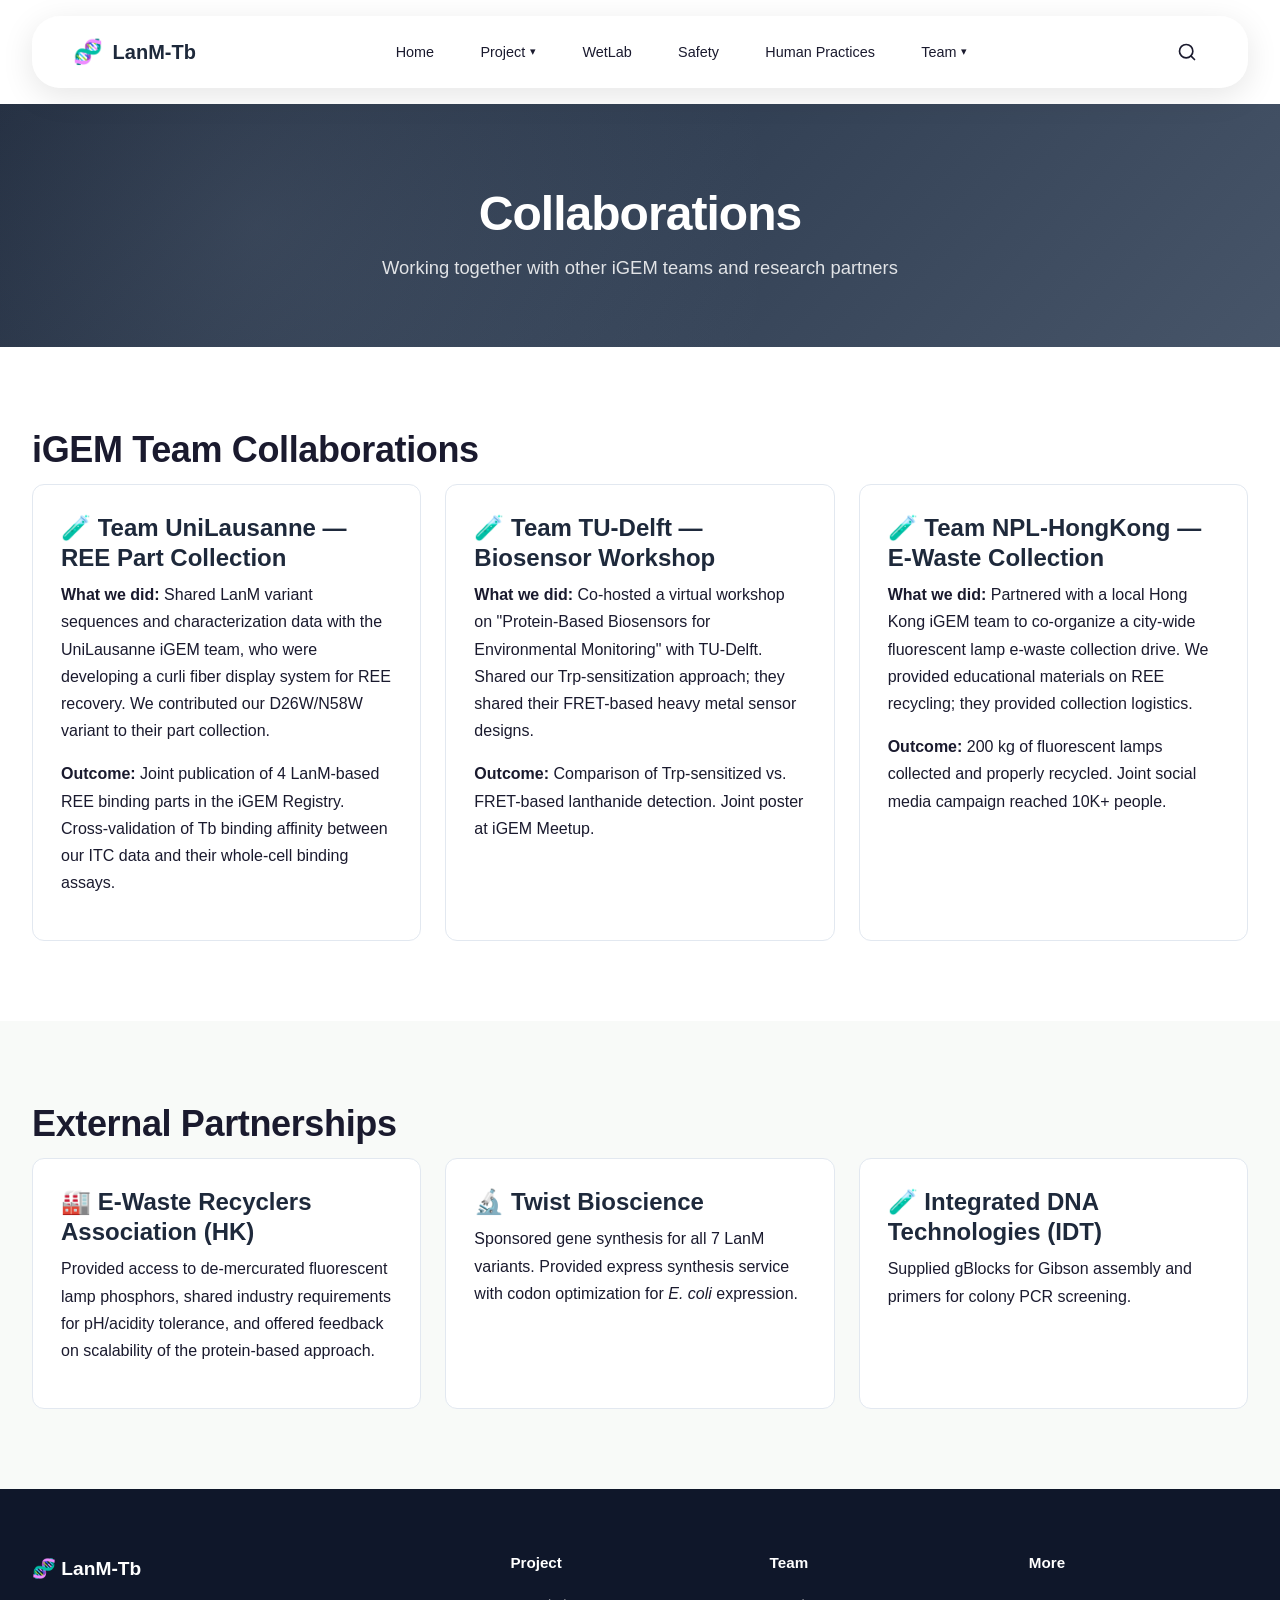
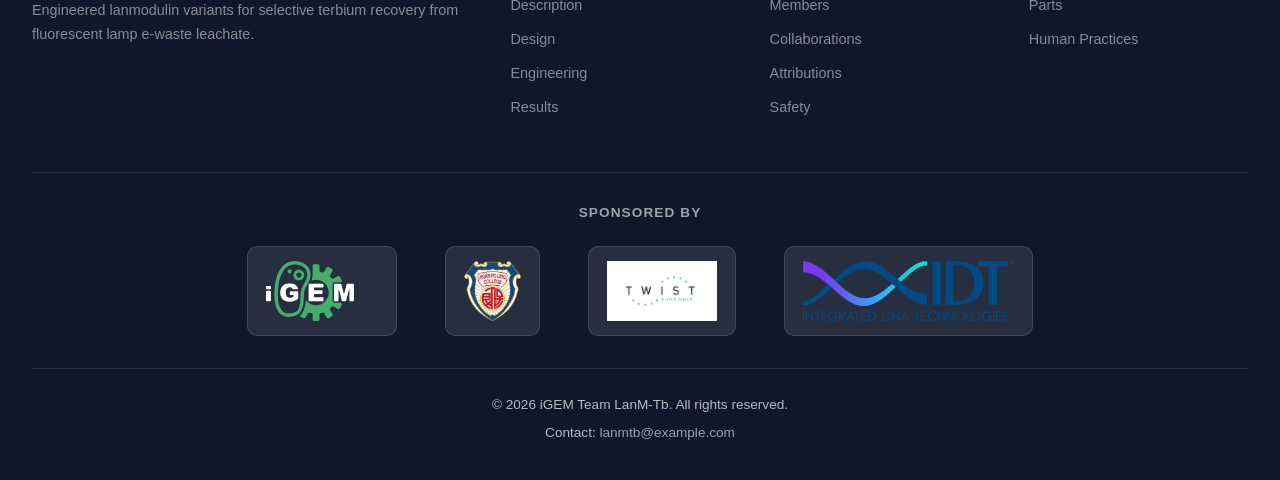
<file: collaborations.html>
<!DOCTYPE html>
<html lang="en">
<head>
  <meta charset="UTF-8">
  <meta name="viewport" content="width=device-width, initial-scale=1.0">
  <title>Collaborations — LanM-Tb | iGEM 2026</title>
  <link rel="stylesheet" href="css/style.css">
  <style>
    .section-tag { background: #f1f5f9 !important; color: #1e293b !important; }
    .btn-primary { background: #6b7280 !important; }
    .btn-primary:hover { background: #374151 !important; }
    .highlight-box { border-left-color: #6b7280; }
    .page-header { background: linear-gradient(135deg, #1e293b, #334155, #475569); }
    .card { transition: all 0.3s ease; }
  </style>
</head>
<body>

  <div id="scrollProgressBar"><div class="bar-fill"></div></div>

  <!-- ========== Search Modal ========== -->
  <div class="search-modal" id="searchModal">
    <div class="search-modal-content">
      <div class="search-modal-header">
        <input type="text" class="search-input" id="searchInput" placeholder="Search for keywords..." autofocus>
        <button class="search-close" id="searchClose" aria-label="Close search">✕</button>
      </div>
      <div class="search-results" id="searchResults">
        <p class="search-placeholder">Type to search across all pages...</p>
      </div>
    </div>
  </div>

  <nav class="navbar">
    <a href="index.html" class="navbar-logo"><span class="logo-icon">🧬</span><span class="logo-text">LanM-Tb</span></a>
    <ul class="navbar-links" id="navLinks">
      <li><a href="index.html" data-icon="🏠">Home</a></li>
      <li class="nav-dropdown">
        <a href="description.html" class="nav-dropdown-toggle" data-icon="📋">Project</a>
        <ul class="nav-dropdown-menu">
          <li><a href="description.html" data-icon="📖">Description</a></li>
          <li><a href="design.html" data-icon="🎨">Design</a></li>
          <li><a href="engineering.html" data-icon="⚙️">Engineering</a></li>
          <li><a href="results.html" data-icon="📊">Results</a></li>
        </ul>
      </li>
      <li><a href="parts.html" data-icon="🧪">WetLab</a></li>
      <li><a href="safety.html" data-icon="🛡️">Safety</a></li>
      <li><a href="human-practices.html" data-icon="🤝">Human Practices</a></li>
      <li class="nav-dropdown">
        <a href="team.html" class="nav-dropdown-toggle" data-icon="👥">Team</a>
        <ul class="nav-dropdown-menu">
          <li><a href="team.html" data-icon="👨‍🔬">Members</a></li>
          <li><a href="collaborations.html" data-icon="🤝">Collaborations</a></li>
          <li><a href="attributions.html" data-icon="🏆">Attributions</a></li>
        </ul>
      </li>
    </ul>
    <div class="navbar-actions">
      <button class="search-btn" id="searchBtn" aria-label="Search">
        <svg width="20" height="20" viewBox="0 0 24 24" fill="none" stroke="currentColor" stroke-width="2" stroke-linecap="round" stroke-linejoin="round">
          <circle cx="11" cy="11" r="8"></circle>
          <path d="m21 21-4.35-4.35"></path>
        </svg>
      </button>
    </div>
  </nav>

  <header class="page-header">
    <h1>Collaborations</h1>
    <p>Working together with other iGEM teams and research partners</p>
  </header>

  <section class="section">
    <div class="container">
      <h2 class="scroll-reveal">iGEM Team Collaborations</h2>

      <div class="card-grid">
        <div class="card scroll-reveal">
          <h3>🧪 Team UniLausanne — REE Part Collection</h3>
          <p><strong>What we did:</strong> Shared LanM variant sequences and characterization data with the UniLausanne iGEM team, who were developing a curli fiber display system for REE recovery. We contributed our D26W/N58W variant to their part collection.</p>
          <p><strong>Outcome:</strong> Joint publication of 4 LanM-based REE binding parts in the iGEM Registry. Cross-validation of Tb binding affinity between our ITC data and their whole-cell binding assays.</p>
        </div>

        <div class="card scroll-reveal">
          <h3>🧪 Team TU-Delft — Biosensor Workshop</h3>
          <p><strong>What we did:</strong> Co-hosted a virtual workshop on "Protein-Based Biosensors for Environmental Monitoring" with TU-Delft. Shared our Trp-sensitization approach; they shared their FRET-based heavy metal sensor designs.</p>
          <p><strong>Outcome:</strong> Comparison of Trp-sensitized vs. FRET-based lanthanide detection. Joint poster at iGEM Meetup.</p>
        </div>

        <div class="card scroll-reveal">
          <h3>🧪 Team NPL-HongKong — E-Waste Collection</h3>
          <p><strong>What we did:</strong> Partnered with a local Hong Kong iGEM team to co-organize a city-wide fluorescent lamp e-waste collection drive. We provided educational materials on REE recycling; they provided collection logistics.</p>
          <p><strong>Outcome:</strong> 200 kg of fluorescent lamps collected and properly recycled. Joint social media campaign reached 10K+ people.</p>
        </div>
      </div>
    </div>
  </section>

  <section class="section section-alt">
    <div class="container">
      <h2 class="scroll-reveal">External Partnerships</h2>
      <div class="card-grid">
        <div class="card scroll-reveal">
          <h3>🏭 E-Waste Recyclers Association (HK)</h3>
          <p>Provided access to de-mercurated fluorescent lamp phosphors, shared industry requirements for pH/acidity tolerance, and offered feedback on scalability of the protein-based approach.</p>
        </div>
        <div class="card scroll-reveal">
          <h3>🔬 Twist Bioscience</h3>
          <p>Sponsored gene synthesis for all 7 LanM variants. Provided express synthesis service with codon optimization for <em>E. coli</em> expression.</p>
        </div>
        <div class="card scroll-reveal">
          <h3>🧪 Integrated DNA Technologies (IDT)</h3>
          <p>Supplied gBlocks for Gibson assembly and primers for colony PCR screening.</p>
        </div>
      </div>
    </div>
  </section>

  <footer class="footer">
    <div class="container">
      <div class="footer-grid">
        <div class="footer-brand">
          <span class="footer-logo">🧬 LanM-Tb</span>
          <p>Engineered lanmodulin variants for selective terbium recovery from fluorescent lamp e-waste leachate.</p>
        </div>
        <div class="footer-links-col">
          <h4>Project</h4>
          <a href="description.html">Description</a>
          <a href="design.html">Design</a>
          <a href="engineering.html">Engineering</a>
          <a href="results.html">Results</a>
        </div>
        <div class="footer-links-col">
          <h4>Team</h4>
          <a href="team.html">Members</a>
          <a href="collaborations.html">Collaborations</a>
          <a href="attributions.html">Attributions</a>
          <a href="safety.html">Safety</a>
        </div>
        <div class="footer-links-col">
          <h4>More</h4>
          <a href="parts.html">Parts</a>
          <a href="human-practices.html">Human Practices</a>
        </div>
      </div>
      <div class="footer-sponsors" style="border-top: 1px solid rgba(255,255,255,0.1); padding: 2rem 0;">
        <h4>Sponsored by</h4>
        <div class="footer-sponsors-logos">
          <a href="https://igem.org" target="_blank" rel="noopener" title="iGEM"><img src="assets/images/igem-logo.svg" alt="iGEM Logo"></a>
          <a href="https://www.npl.edu.hk" target="_blank" rel="noopener" title="Po Leung Kuk Ngan Po Ling College"><img src="assets/images/school-logo.png" alt="Po Leung Kuk Ngan Po Ling College"></a>
          <a href="https://www.twistbioscience.com" target="_blank" rel="noopener" title="Twist Bioscience"><img src="assets/images/twist-bioscience.png" alt="Twist Bioscience Logo"></a>
          <a href="https://www.idtdna.com" target="_blank" rel="noopener" title="Integrated DNA Technologies"><img src="assets/images/idt-logo.svg" alt="Integrated DNA Technologies Logo"></a>
        </div>
      </div>
      <div class="footer-bottom">
        <p>© 2026 iGEM Team LanM-Tb. All rights reserved.</p>
        <p>Contact: <a href="mailto:lanmtb@example.com">lanmtb@example.com</a></p>
      </div>
    </div>
  </footer>

  <button class="back-to-top" id="backToTop" aria-label="Back to top">↑</button>
  <script src="js/main.js"></script>
  <script>
    (function() {
      'use strict';
      if (!CSS.supports('animation-timeline', 'scroll()')) {
        var el = document.querySelectorAll('.scroll-reveal');
        if ('IntersectionObserver' in window) {
          var obs = new IntersectionObserver(function(e) {
            e.forEach(function(entry) {
              if (entry.isIntersecting) { entry.target.style.opacity = '1'; obs.unobserve(entry.target); }
            });
          }, { threshold: 0.1 });
          el.forEach(function(e) { e.style.opacity = '0'; obs.observe(e); });
        }
      }
    })();
  </script>
  <script src="js/search.js"></script>
</body>
</html>
</file>
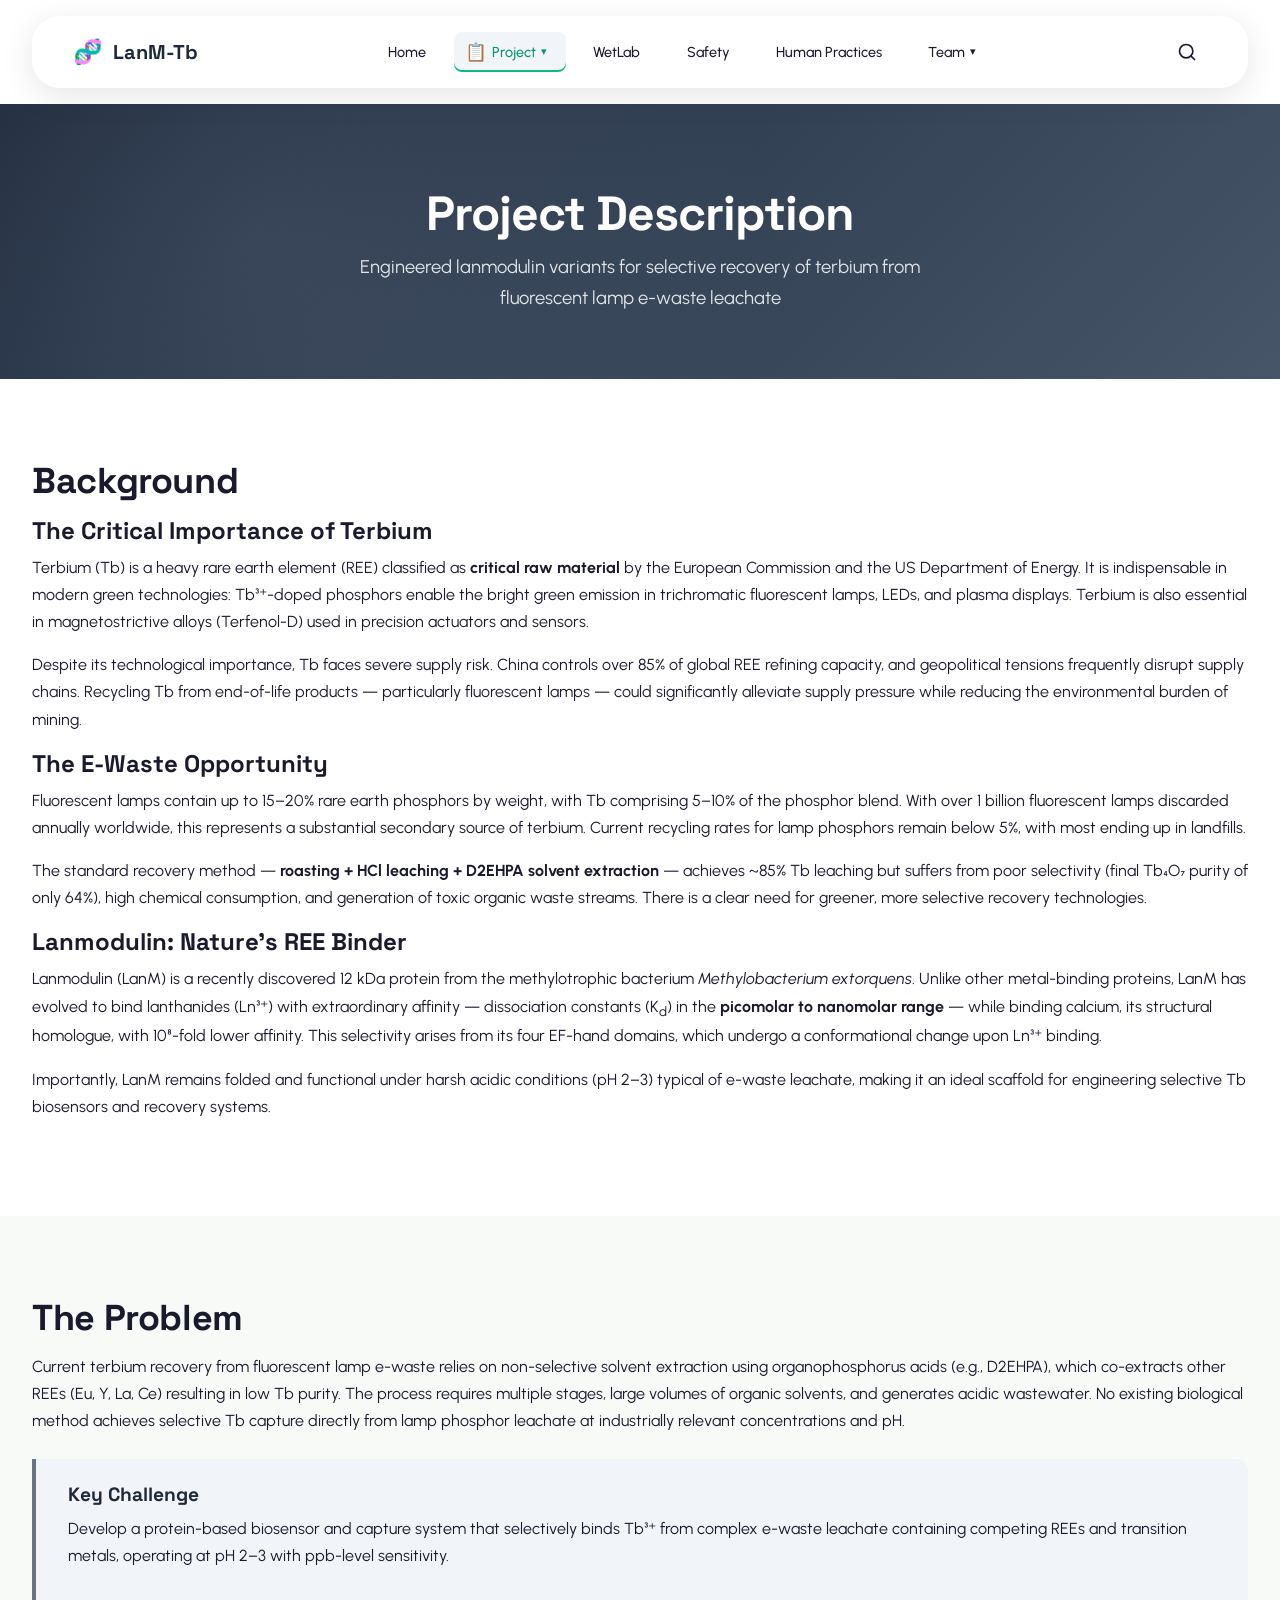
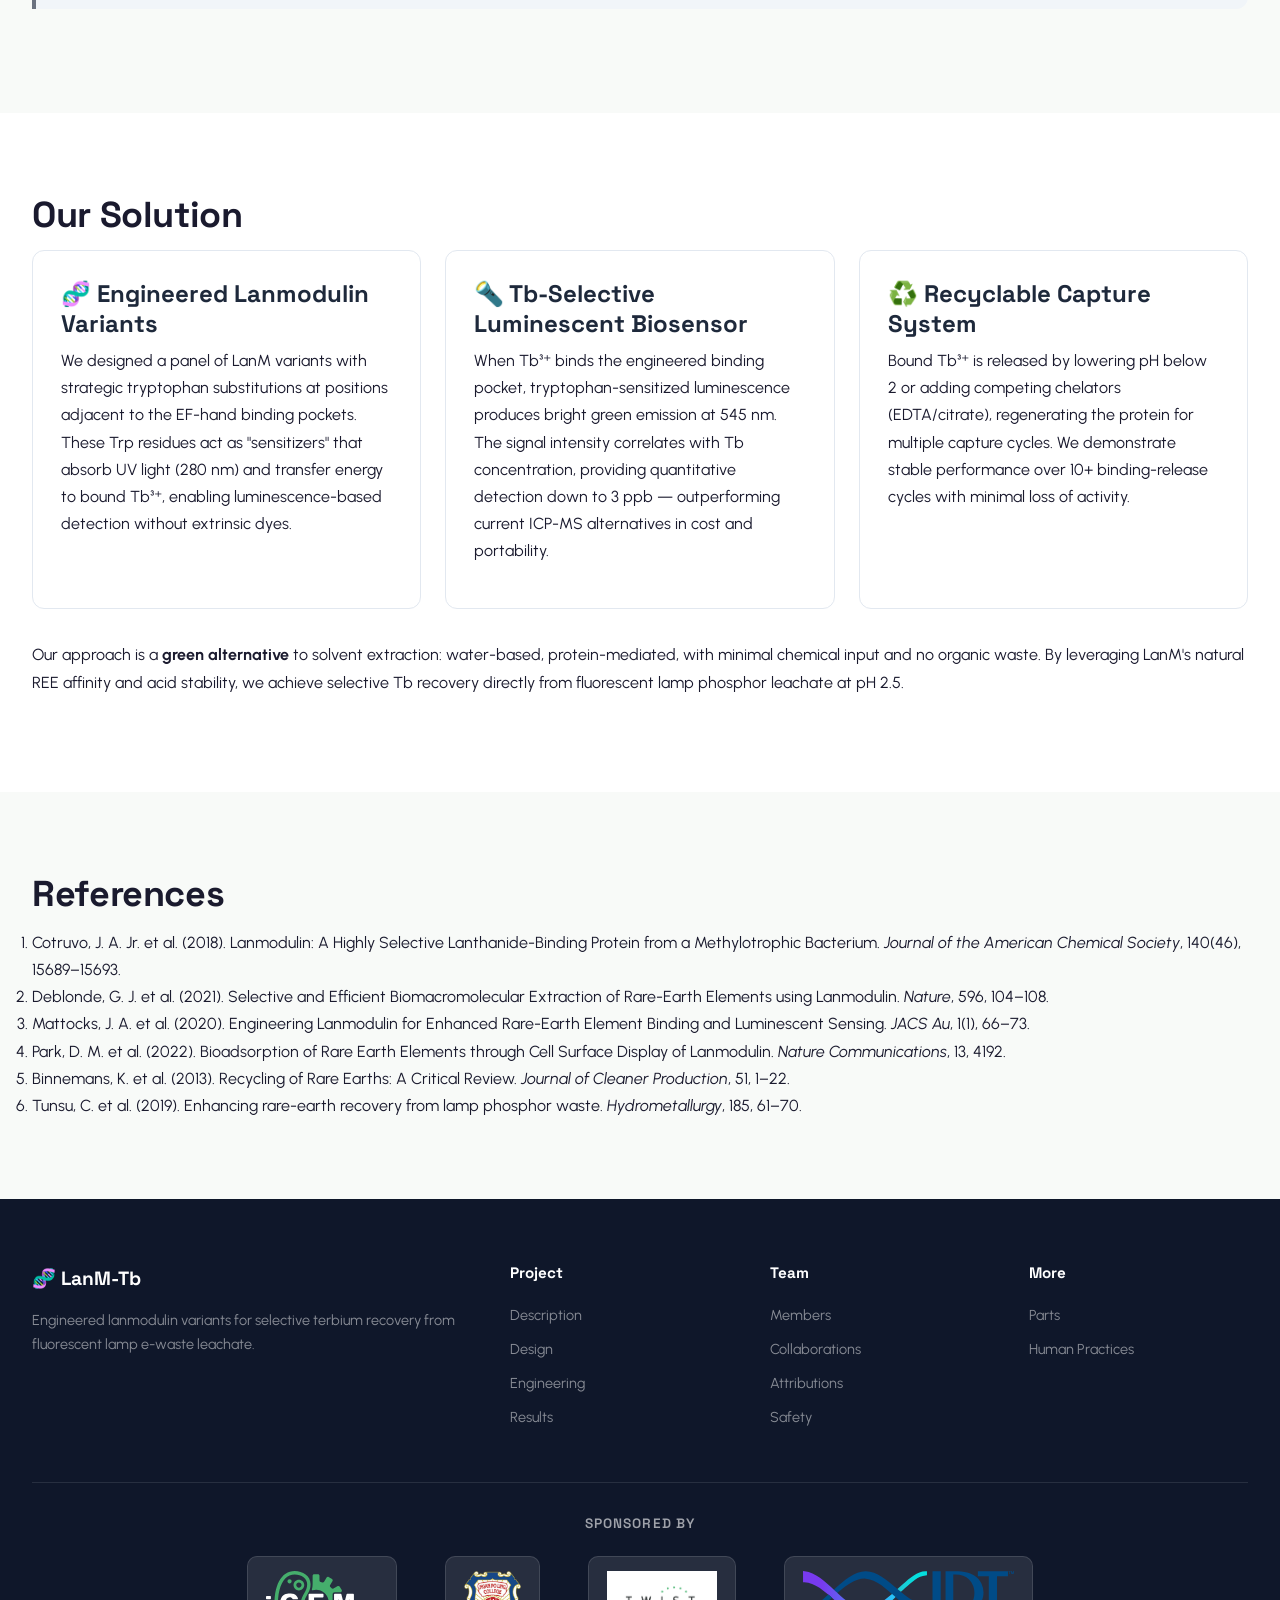
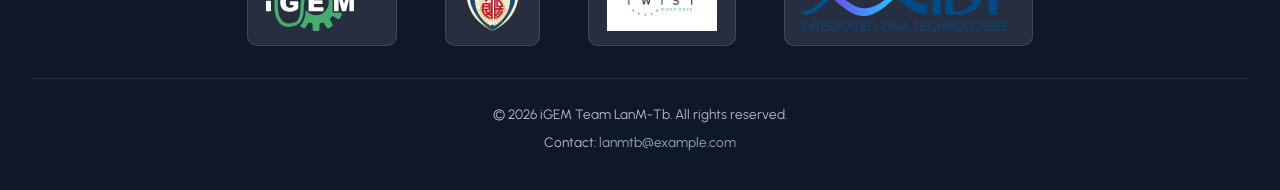
<file: description.html>
<!DOCTYPE html>
<html lang="en">
<head>
  <meta charset="UTF-8">
  <meta name="viewport" content="width=device-width, initial-scale=1.0">
  <title>Project Description — LanM-Tb | iGEM 2026</title>
  <link rel="preconnect" href="https://fonts.googleapis.com">
  <link rel="preconnect" href="https://fonts.gstatic.com" crossorigin>
  <link href="https://fonts.googleapis.com/css2?family=Space+Grotesk:wght@400;500;700&family=Urbanist:wght@400;500;600;700&display=swap" rel="stylesheet">
  <link rel="stylesheet" href="css/style.css">
  <style>
    .section-tag {
      background: #f1f5f9 !important;
      color: #1e293b !important;
    }
    .btn-primary {
      background: #6b7280 !important;
      box-shadow: 0 4px 14px rgba(107, 114, 128, 0.35) !important;
    }
    .btn-primary:hover {
      background: #374151 !important;
    }
    .highlight-box {
      border-left-color: #6b7280;
    }
    .page-header {
      background: linear-gradient(135deg, #1e293b, #334155, #475569);
    }
    .timeline::before {
      background: #6b7280;
    }
    .timeline-item::before {
      background: #6b7280;
      box-shadow: 0 0 0 2px #6b7280;
    }
  </style>
</head>
<body>

  <div id="scrollProgressBar"><div class="bar-fill"></div></div>

  <!-- ========== Search Modal ========== -->
  <div class="search-modal" id="searchModal">
    <div class="search-modal-content">
      <div class="search-modal-header">
        <input type="text" class="search-input" id="searchInput" placeholder="Search for keywords..." autofocus>
        <button class="search-close" id="searchClose" aria-label="Close search">✕</button>
      </div>
      <div class="search-results" id="searchResults">
        <p class="search-placeholder">Type to search across all pages...</p>
      </div>
    </div>
  </div>

  <nav class="navbar">
    <a href="index.html" class="navbar-logo">
      <span class="logo-icon">🧬</span>
      <span class="logo-text">LanM-Tb</span>
    </a>

    <ul class="navbar-links" id="navLinks">
      <li><a href="index.html" data-icon="🏠">Home</a></li>
      <li class="nav-dropdown">
        <a href="description.html" class="nav-dropdown-toggle active" data-icon="📋">Project</a>
        <ul class="nav-dropdown-menu">
          <li><a href="description.html" data-icon="📖">Description</a></li>
          <li><a href="design.html" data-icon="🎨">Design</a></li>
          <li><a href="engineering.html" data-icon="⚙️">Engineering</a></li>
          <li><a href="results.html" data-icon="📊">Results</a></li>
        </ul>
      </li>
      <li><a href="parts.html" data-icon="🧪">WetLab</a></li>
      <li><a href="safety.html" data-icon="🛡️">Safety</a></li>
      <li><a href="human-practices.html" data-icon="🤝">Human Practices</a></li>
      <li class="nav-dropdown">
        <a href="team.html" class="nav-dropdown-toggle" data-icon="👥">Team</a>
        <ul class="nav-dropdown-menu">
          <li><a href="team.html" data-icon="👨‍🔬">Members</a></li>
          <li><a href="collaborations.html" data-icon="🤝">Collaborations</a></li>
          <li><a href="attributions.html" data-icon="🏆">Attributions</a></li>
        </ul>
      </li>
    </ul>

    <div class="navbar-actions">
      <button class="search-btn" id="searchBtn" aria-label="Search">
        <svg width="20" height="20" viewBox="0 0 24 24" fill="none" stroke="currentColor" stroke-width="2" stroke-linecap="round" stroke-linejoin="round">
          <circle cx="11" cy="11" r="8"></circle>
          <path d="m21 21-4.35-4.35"></path>
        </svg>
      </button>
    </div>
  </nav>

  <header class="page-header">
    <h1>Project Description</h1>
    <p>Engineered lanmodulin variants for selective recovery of terbium from fluorescent lamp e-waste leachate</p>
  </header>

  <!-- ========== Background ========== -->
  <section class="section">
    <div class="container">
      <h2 class="scroll-reveal">Background</h2>

      <h3 class="scroll-reveal">The Critical Importance of Terbium</h3>
      <p class="scroll-reveal">
        Terbium (Tb) is a heavy rare earth element (REE) classified as <strong>critical raw material</strong>
        by the European Commission and the US Department of Energy. It is indispensable in modern
        green technologies: Tb³⁺-doped phosphors enable the bright green emission in trichromatic
        fluorescent lamps, LEDs, and plasma displays. Terbium is also essential in magnetostrictive
        alloys (Terfenol-D) used in precision actuators and sensors.
      </p>
      <p class="scroll-reveal">
        Despite its technological importance, Tb faces severe supply risk. China controls over
        85% of global REE refining capacity, and geopolitical tensions frequently disrupt supply
        chains. Recycling Tb from end-of-life products — particularly fluorescent lamps — could
        significantly alleviate supply pressure while reducing the environmental burden of mining.
      </p>

      <h3 class="scroll-reveal">The E-Waste Opportunity</h3>
      <p class="scroll-reveal">
        Fluorescent lamps contain up to 15–20% rare earth phosphors by weight, with Tb
        comprising 5–10% of the phosphor blend. With over 1 billion fluorescent lamps discarded
        annually worldwide, this represents a substantial secondary source of terbium. Current
        recycling rates for lamp phosphors remain below 5%, with most ending up in landfills.
      </p>
      <p class="scroll-reveal">
        The standard recovery method — <strong>roasting + HCl leaching + D2EHPA solvent extraction</strong> —
        achieves ~85% Tb leaching but suffers from poor selectivity (final Tb₄O₇ purity of only
        64%), high chemical consumption, and generation of toxic organic waste streams. There is
        a clear need for greener, more selective recovery technologies.
      </p>

      <h3 class="scroll-reveal">Lanmodulin: Nature's REE Binder</h3>
      <p class="scroll-reveal">
        Lanmodulin (LanM) is a recently discovered 12 kDa protein from the methylotrophic
        bacterium <em>Methylobacterium extorquens</em>. Unlike other metal-binding proteins, LanM
        has evolved to bind lanthanides (Ln³⁺) with extraordinary affinity — dissociation
        constants (K<sub>d</sub>) in the <strong>picomolar to nanomolar range</strong> — while binding calcium,
        its structural homologue, with 10⁸-fold lower affinity. This selectivity arises from
        its four EF-hand domains, which undergo a conformational change upon Ln³⁺ binding.
      </p>
      <p class="scroll-reveal">
        Importantly, LanM remains folded and functional under harsh acidic conditions (pH 2–3)
        typical of e-waste leachate, making it an ideal scaffold for engineering selective
        Tb biosensors and recovery systems.
      </p>
    </div>
  </section>

  <!-- ========== Problem Statement ========== -->
  <section class="section section-alt">
    <div class="container">
      <h2 class="scroll-reveal">The Problem</h2>
      <p class="scroll-reveal">
        Current terbium recovery from fluorescent lamp e-waste relies on non-selective solvent
        extraction using organophosphorus acids (e.g., D2EHPA), which co-extracts other REEs
        (Eu, Y, La, Ce) resulting in low Tb purity. The process requires multiple stages,
        large volumes of organic solvents, and generates acidic wastewater. No existing
        biological method achieves selective Tb capture directly from lamp phosphor leachate
        at industrially relevant concentrations and pH.
      </p>
      <div class="highlight-box scroll-reveal">
        <h4>Key Challenge</h4>
        <p>Develop a protein-based biosensor and capture system that selectively binds Tb³⁺ from complex e-waste leachate containing competing REEs and transition metals, operating at pH 2–3 with ppb-level sensitivity.</p>
      </div>
    </div>
  </section>

  <!-- ========== Our Solution ========== -->
  <section class="section">
    <div class="container">
      <h2 class="scroll-reveal">Our Solution</h2>

      <div class="card-stagger" style="display: grid; grid-template-columns: repeat(auto-fill, minmax(300px, 1fr)); gap: 1.5rem; margin-bottom: 2rem;">
        <div class="card scroll-glow">
          <h3>🧬 Engineered Lanmodulin Variants</h3>
          <p>We designed a panel of LanM variants with strategic tryptophan substitutions at positions adjacent to the EF-hand binding pockets. These Trp residues act as "sensitizers" that absorb UV light (280 nm) and transfer energy to bound Tb³⁺, enabling luminescence-based detection without extrinsic dyes.</p>
        </div>
        <div class="card scroll-glow">
          <h3>🔦 Tb-Selective Luminescent Biosensor</h3>
          <p>When Tb³⁺ binds the engineered binding pocket, tryptophan-sensitized luminescence produces bright green emission at 545 nm. The signal intensity correlates with Tb concentration, providing quantitative detection down to 3 ppb — outperforming current ICP-MS alternatives in cost and portability.</p>
        </div>
        <div class="card scroll-glow">
          <h3>♻️ Recyclable Capture System</h3>
          <p>Bound Tb³⁺ is released by lowering pH below 2 or adding competing chelators (EDTA/citrate), regenerating the protein for multiple capture cycles. We demonstrate stable performance over 10+ binding-release cycles with minimal loss of activity.</p>
        </div>
      </div>

      <p class="scroll-reveal" style="margin-top:1.5rem;">
        Our approach is a <strong>green alternative</strong> to solvent extraction: water-based,
        protein-mediated, with minimal chemical input and no organic waste. By leveraging
        LanM's natural REE affinity and acid stability, we achieve selective Tb recovery
        directly from fluorescent lamp phosphor leachate at pH 2.5.
      </p>
    </div>
  </section>

  <!-- ========== References ========== -->
  <section class="section section-alt">
    <div class="container">
      <h2 class="scroll-reveal">References</h2>
      <ol class="scroll-reveal">
        <li>Cotruvo, J. A. Jr. et al. (2018). Lanmodulin: A Highly Selective Lanthanide-Binding Protein from a Methylotrophic Bacterium. <em>Journal of the American Chemical Society</em>, 140(46), 15689–15693.</li>
        <li>Deblonde, G. J. et al. (2021). Selective and Efficient Biomacromolecular Extraction of Rare-Earth Elements using Lanmodulin. <em>Nature</em>, 596, 104–108.</li>
        <li>Mattocks, J. A. et al. (2020). Engineering Lanmodulin for Enhanced Rare-Earth Element Binding and Luminescent Sensing. <em>JACS Au</em>, 1(1), 66–73.</li>
        <li>Park, D. M. et al. (2022). Bioadsorption of Rare Earth Elements through Cell Surface Display of Lanmodulin. <em>Nature Communications</em>, 13, 4192.</li>
        <li>Binnemans, K. et al. (2013). Recycling of Rare Earths: A Critical Review. <em>Journal of Cleaner Production</em>, 51, 1–22.</li>
        <li>Tunsu, C. et al. (2019). Enhancing rare-earth recovery from lamp phosphor waste. <em>Hydrometallurgy</em>, 185, 61–70.</li>
      </ol>
    </div>
  </section>

  <footer class="footer">
    <div class="container">
      <div class="footer-grid">
        <div class="footer-brand">
          <span class="footer-logo">🧬 LanM-Tb</span>
          <p>Engineered lanmodulin variants for selective terbium recovery from fluorescent lamp e-waste leachate.</p>
        </div>
        <div class="footer-links-col">
          <h4>Project</h4>
          <a href="description.html">Description</a>
          <a href="design.html">Design</a>
          <a href="engineering.html">Engineering</a>
          <a href="results.html">Results</a>
        </div>
        <div class="footer-links-col">
          <h4>Team</h4>
          <a href="team.html">Members</a>
          <a href="collaborations.html">Collaborations</a>
          <a href="attributions.html">Attributions</a>
          <a href="safety.html">Safety</a>
        </div>
        <div class="footer-links-col">
          <h4>More</h4>
          <a href="parts.html">Parts</a>
          <a href="human-practices.html">Human Practices</a>
        </div>
      </div>
      <div class="footer-sponsors" style="border-top: 1px solid rgba(255,255,255,0.1); padding: 2rem 0;">
        <h4>Sponsored by</h4>
        <div class="footer-sponsors-logos">
          <a href="https://igem.org" target="_blank" rel="noopener" title="iGEM">
            <img src="assets/images/igem-logo.svg" alt="iGEM Logo">
          </a>
          <a href="https://www.npl.edu.hk" target="_blank" rel="noopener" title="Po Leung Kuk Ngan Po Ling College">
            <img src="assets/images/school-logo.png" alt="Po Leung Kuk Ngan Po Ling College">
          </a>
          <a href="https://www.twistbioscience.com" target="_blank" rel="noopener" title="Twist Bioscience">
            <img src="assets/images/twist-bioscience.png" alt="Twist Bioscience Logo">
          </a>
          <a href="https://www.idtdna.com" target="_blank" rel="noopener" title="Integrated DNA Technologies">
            <img src="assets/images/idt-logo.svg" alt="Integrated DNA Technologies Logo">
          </a>
        </div>
      </div>
      <div class="footer-bottom">
        <p>© 2026 iGEM Team LanM-Tb. All rights reserved.</p>
        <p>Contact: <a href="mailto:lanmtb@example.com">lanmtb@example.com</a></p>
      </div>
    </div>
  </footer>

  <button class="back-to-top" id="backToTop" aria-label="Back to top">↑</button>
  <script src="js/main.js"></script>
  <script>
    (function() {
      'use strict';
      if (!CSS.supports('animation-timeline', 'scroll()')) {
        var elements = document.querySelectorAll('.scroll-reveal, .scroll-reveal-left, .scroll-reveal-right, .scroll-scale, .card-stagger > *');
        if (elements.length > 0 && 'IntersectionObserver' in window) {
          var observer = new IntersectionObserver(function(entries) {
            entries.forEach(function(entry) {
              if (entry.isIntersecting) {
                entry.target.style.opacity = '1';
                entry.target.style.transform = 'translateY(0) scale(1)';
                observer.unobserve(entry.target);
              }
            });
          }, { threshold: 0.1 });
          elements.forEach(function(el) {
            el.style.opacity = '0';
            observer.observe(el);
          });
        }
      }
    })();
  </script>

  <!-- ========== Search Functionality ========== -->
  <script>
    (function() {
      'use strict';
      var searchBtn = document.getElementById('searchBtn');
      var searchModal = document.getElementById('searchModal');
      var searchClose = document.getElementById('searchClose');
      var searchInput = document.getElementById('searchInput');
      var searchResults = document.getElementById('searchResults');

      if (searchBtn) {
        searchBtn.addEventListener('click', function() {
          searchModal.classList.add('active');
          setTimeout(function() { searchInput.focus(); }, 100);
        });
      }

      function closeSearch() {
        searchModal.classList.remove('active');
        searchInput.value = '';
        searchResults.innerHTML = '<p class="search-placeholder">Type to search across all pages...</p>';
      }

      if (searchClose) searchClose.addEventListener('click', closeSearch);

      document.addEventListener('keydown', function(e) {
        if (e.key === 'Escape' && searchModal.classList.contains('active')) closeSearch();
      });

      searchModal.addEventListener('click', function(e) {
        if (e.target === searchModal) closeSearch();
      });

      var searchableContent = [
        { title: 'Home', url: 'index.html', keywords: 'lanmodulin terbium rare earth recovery e-waste fluorescent lamp protein engineering' },
        { title: 'Project Description', url: 'description.html', keywords: 'problem solution terbium scarcity e-waste challenges green solution' },
        { title: 'Design', url: 'design.html', keywords: 'tryptophan sensitized variants binding luminescence rational design' },
        { title: 'Engineering', url: 'engineering.html', keywords: 'design build test learn cycle gene synthesis protein purification characterization' },
        { title: 'Results', url: 'results.html', keywords: 'binding curves luminescence spectra selectivity assays leachate recovery data' },
        { title: 'Parts', url: 'parts.html', keywords: 'biobrick parts registry plasmids sequences' },
        { title: 'Safety', url: 'safety.html', keywords: 'responsible handling biosafety protocols environmental considerations' },
        { title: 'Human Practices', url: 'human-practices.html', keywords: 'engagement recyclers industry experts community stakeholder' },
        { title: 'Team', url: 'team.html', keywords: 'members students researchers advisors' },
        { title: 'Collaborations', url: 'collaborations.html', keywords: 'partnerships collaboration teams institutions' },
        { title: 'Attributions', url: 'attributions.html', keywords: 'acknowledgments sponsors support contributors' }
      ];

      if (searchInput) {
        searchInput.addEventListener('input', function() {
          var query = searchInput.value.toLowerCase().trim();
          if (query.length === 0) {
            searchResults.innerHTML = '<p class="search-placeholder">Type to search across all pages...</p>';
            return;
          }
          var results = searchableContent.filter(function(item) {
            return item.title.toLowerCase().includes(query) || item.keywords.toLowerCase().includes(query);
          });
          if (results.length === 0) {
            searchResults.innerHTML = '<p class="search-placeholder">No results found for "' + query + '"</p>';
            return;
          }
          var html = '';
          results.forEach(function(item) {
            var snippet = item.keywords.split(' ').slice(0, 10).join(' ') + '...';
            html += '<div class="search-result-item" onclick="window.location.href=\'' + item.url + '\'">' +
                    '<div class="search-result-title">' + item.title + '</div>' +
                    '<div class="search-result-snippet">' + snippet + '</div>' +
                    '<div class="search-result-page">' + item.url + '</div></div>';
          });
          searchResults.innerHTML = html;
        });
      }
    })();
  </script>
</body>
</html>
</file>
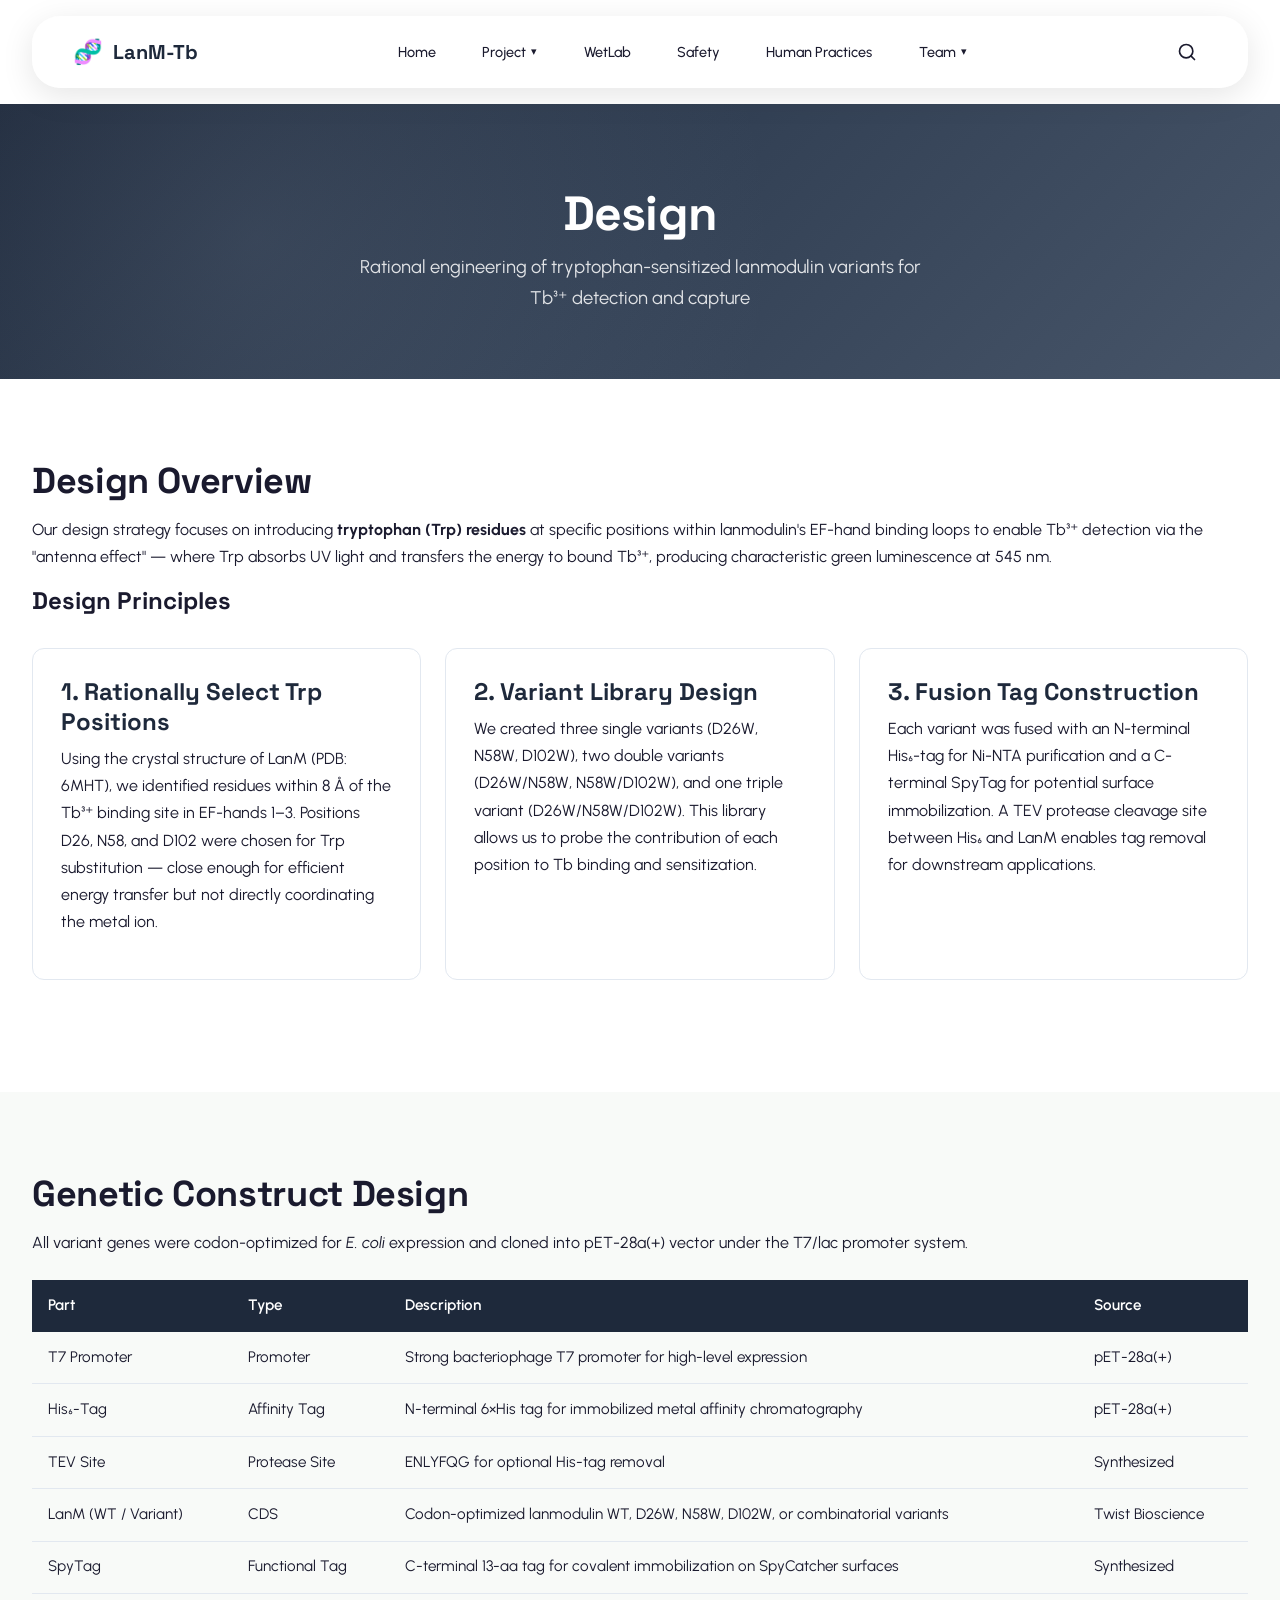
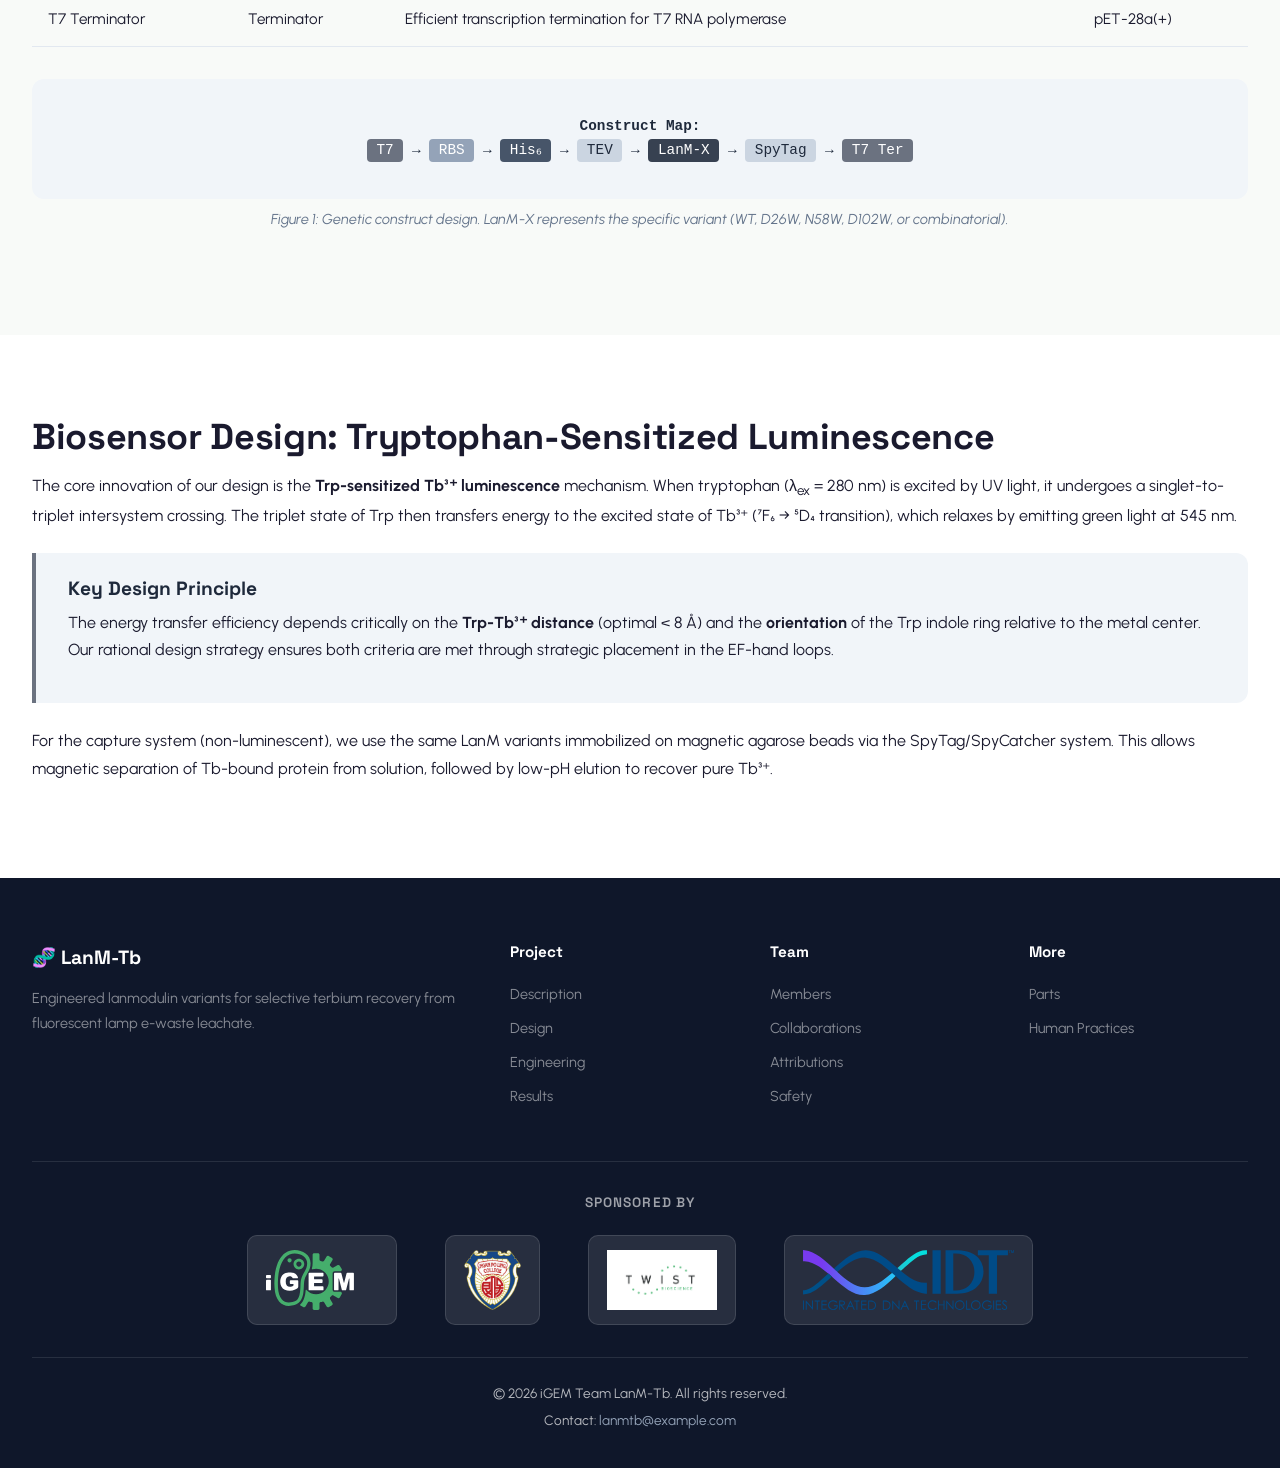
<file: design.html>
<!DOCTYPE html>
<html lang="en">
<head>
  <meta charset="UTF-8">
  <meta name="viewport" content="width=device-width, initial-scale=1.0">
  <title>Design — LanM-Tb | iGEM 2026</title>
  <link rel="preconnect" href="https://fonts.googleapis.com">
  <link rel="preconnect" href="https://fonts.gstatic.com" crossorigin>
  <link href="https://fonts.googleapis.com/css2?family=Space+Grotesk:wght@400;500;700&family=Urbanist:wght@400;500;600;700&display=swap" rel="stylesheet">
  <link rel="stylesheet" href="css/style.css">
  <style>
    .section-tag { background: #f1f5f9 !important; color: #1e293b !important; }
    .btn-primary { background: #6b7280 !important; box-shadow: 0 4px 14px rgba(107,114,128,0.35) !important; }
    .btn-primary:hover { background: #374151 !important; }
    .highlight-box { border-left-color: #6b7280; }
    .page-header { background: linear-gradient(135deg, #1e293b, #334155, #475569); }
    .card h3 { color: #1e293b; }
  </style>
</head>
<body>

  <div id="scrollProgressBar"><div class="bar-fill"></div></div>

  <!-- ========== Search Modal ========== -->
  <div class="search-modal" id="searchModal">
    <div class="search-modal-content">
      <div class="search-modal-header">
        <input type="text" class="search-input" id="searchInput" placeholder="Search for keywords..." autofocus>
        <button class="search-close" id="searchClose" aria-label="Close search">✕</button>
      </div>
      <div class="search-results" id="searchResults">
        <p class="search-placeholder">Type to search across all pages...</p>
      </div>
    </div>
  </div>

  <nav class="navbar">
    <a href="index.html" class="navbar-logo"><span class="logo-icon">🧬</span><span class="logo-text">LanM-Tb</span></a>
    <ul class="navbar-links" id="navLinks">
      <li><a href="index.html" data-icon="🏠">Home</a></li>
      <li class="nav-dropdown">
        <a href="description.html" class="nav-dropdown-toggle" data-icon="📋">Project</a>
        <ul class="nav-dropdown-menu">
          <li><a href="description.html" data-icon="📖">Description</a></li>
          <li><a href="design.html" data-icon="🎨">Design</a></li>
          <li><a href="engineering.html" data-icon="⚙️">Engineering</a></li>
          <li><a href="results.html" data-icon="📊">Results</a></li>
        </ul>
      </li>
      <li><a href="parts.html" data-icon="🧪">WetLab</a></li>
      <li><a href="safety.html" data-icon="🛡️">Safety</a></li>
      <li><a href="human-practices.html" data-icon="🤝">Human Practices</a></li>
      <li class="nav-dropdown">
        <a href="team.html" class="nav-dropdown-toggle" data-icon="👥">Team</a>
        <ul class="nav-dropdown-menu">
          <li><a href="team.html" data-icon="👨‍🔬">Members</a></li>
          <li><a href="collaborations.html" data-icon="🤝">Collaborations</a></li>
          <li><a href="attributions.html" data-icon="🏆">Attributions</a></li>
        </ul>
      </li>
    </ul>
    <div class="navbar-actions">
      <button class="search-btn" id="searchBtn" aria-label="Search">
        <svg width="20" height="20" viewBox="0 0 24 24" fill="none" stroke="currentColor" stroke-width="2" stroke-linecap="round" stroke-linejoin="round">
          <circle cx="11" cy="11" r="8"></circle>
          <path d="m21 21-4.35-4.35"></path>
        </svg>
      </button>
    </div>
  </nav>

  <header class="page-header">
    <h1>Design</h1>
    <p>Rational engineering of tryptophan-sensitized lanmodulin variants for Tb³⁺ detection and capture</p>
  </header>

  <!-- ========== Design Overview ========== -->
  <section class="section">
    <div class="container">
      <h2 class="scroll-reveal">Design Overview</h2>
      <p class="scroll-reveal">
        Our design strategy focuses on introducing <strong>tryptophan (Trp) residues</strong> at specific
        positions within lanmodulin's EF-hand binding loops to enable Tb³⁺ detection via the
        "antenna effect" — where Trp absorbs UV light and transfers the energy to bound Tb³⁺,
        producing characteristic green luminescence at 545 nm.
      </p>

      <h3 class="scroll-reveal">Design Principles</h3>
      <div class="card-stagger" style="display: grid; grid-template-columns: repeat(auto-fill, minmax(300px, 1fr)); gap: 1.5rem; margin: 2rem 0;">
        <div class="card scroll-glow">
          <h3>1. Rationally Select Trp Positions</h3>
          <p>Using the crystal structure of LanM (PDB: 6MHT), we identified residues within 8 Å of the Tb³⁺ binding site in EF-hands 1–3. Positions D26, N58, and D102 were chosen for Trp substitution — close enough for efficient energy transfer but not directly coordinating the metal ion.</p>
        </div>
        <div class="card scroll-glow">
          <h3>2. Variant Library Design</h3>
          <p>We created three single variants (D26W, N58W, D102W), two double variants (D26W/N58W, N58W/D102W), and one triple variant (D26W/N58W/D102W). This library allows us to probe the contribution of each position to Tb binding and sensitization.</p>
        </div>
        <div class="card scroll-glow">
          <h3>3. Fusion Tag Construction</h3>
          <p>Each variant was fused with an N-terminal His₆-tag for Ni-NTA purification and a C-terminal SpyTag for potential surface immobilization. A TEV protease cleavage site between His₆ and LanM enables tag removal for downstream applications.</p>
        </div>
      </div>
    </div>
  </section>

  <!-- ========== Genetic Circuit ========== -->
  <section class="section section-alt">
    <div class="container">
      <h2 class="scroll-reveal">Genetic Construct Design</h2>
      <p class="scroll-reveal">All variant genes were codon-optimized for <em>E. coli</em> expression and cloned into pET-28a(+) vector under the T7/lac promoter system.</p>

      <div class="table-wrapper scroll-reveal">
        <table>
          <thead>
            <tr>
              <th>Part</th>
              <th>Type</th>
              <th>Description</th>
              <th>Source</th>
            </tr>
          </thead>
          <tbody>
            <tr>
              <td>T7 Promoter</td>
              <td>Promoter</td>
              <td>Strong bacteriophage T7 promoter for high-level expression</td>
              <td>pET-28a(+)</td>
            </tr>
            <tr>
              <td>His₆-Tag</td>
              <td>Affinity Tag</td>
              <td>N-terminal 6×His tag for immobilized metal affinity chromatography</td>
              <td>pET-28a(+)</td>
            </tr>
            <tr>
              <td>TEV Site</td>
              <td>Protease Site</td>
              <td>ENLYFQG for optional His-tag removal</td>
              <td>Synthesized</td>
            </tr>
            <tr>
              <td>LanM (WT / Variant)</td>
              <td>CDS</td>
              <td>Codon-optimized lanmodulin WT, D26W, N58W, D102W, or combinatorial variants</td>
              <td>Twist Bioscience</td>
            </tr>
            <tr>
              <td>SpyTag</td>
              <td>Functional Tag</td>
              <td>C-terminal 13-aa tag for covalent immobilization on SpyCatcher surfaces</td>
              <td>Synthesized</td>
            </tr>
            <tr>
              <td>T7 Terminator</td>
              <td>Terminator</td>
              <td>Efficient transcription termination for T7 RNA polymerase</td>
              <td>pET-28a(+)</td>
            </tr>
          </tbody>
        </table>
      </div>

      <figure class="scroll-reveal" style="margin-top: 2rem;">
        <div style="background: #f1f5f9; min-height: 120px; display: flex; align-items: center; justify-content: center; border-radius: var(--radius); padding: 1.5rem; font-family: var(--font-mono); font-size: 0.9rem; color: #1e293b;">
          <div style="text-align:center;">
            <strong>Construct Map:</strong><br>
            <span style="background:#6b7280; color:white; padding:0.2rem 0.6rem; border-radius:4px;">T7</span>
            →
            <span style="background:#94a3b8; color:white; padding:0.2rem 0.6rem; border-radius:4px;">RBS</span>
            →
            <span style="background:#475569; color:white; padding:0.2rem 0.6rem; border-radius:4px;">His₆</span>
            →
            <span style="background:#cbd5e1; color:#1e293b; padding:0.2rem 0.6rem; border-radius:4px;">TEV</span>
            →
            <span style="background:#374151; color:white; padding:0.2rem 0.6rem; border-radius:4px;">LanM-X</span>
            →
            <span style="background:#cbd5e1; color:#1e293b; padding:0.2rem 0.6rem; border-radius:4px;">SpyTag</span>
            →
            <span style="background:#6b7280; color:white; padding:0.2rem 0.6rem; border-radius:4px;">T7 Ter</span>
          </div>
        </div>
        <figcaption>Figure 1: Genetic construct design. LanM-X represents the specific variant (WT, D26W, N58W, D102W, or combinatorial).</figcaption>
      </figure>
    </div>
  </section>

  <!-- ========== Biosensor Design ========== -->
  <section class="section">
    <div class="container">
      <h2 class="scroll-reveal">Biosensor Design: Tryptophan-Sensitized Luminescence</h2>
      <p class="scroll-reveal">
        The core innovation of our design is the <strong>Trp-sensitized Tb³⁺ luminescence</strong> mechanism.
        When tryptophan (λ<sub>ex</sub> = 280 nm) is excited by UV light, it undergoes a singlet-to-triplet
        intersystem crossing. The triplet state of Trp then transfers energy to the excited state of
        Tb³⁺ (⁷F₆ → ⁵D₄ transition), which relaxes by emitting green light at 545 nm.
      </p>

      <div class="highlight-box scroll-reveal">
        <h4>Key Design Principle</h4>
        <p>The energy transfer efficiency depends critically on the <strong>Trp-Tb³⁺ distance</strong> (optimal &lt; 8 Å) and the <strong>orientation</strong> of the Trp indole ring relative to the metal center. Our rational design strategy ensures both criteria are met through strategic placement in the EF-hand loops.</p>
      </div>

      <p class="scroll-reveal">
        For the capture system (non-luminescent), we use the same LanM variants immobilized on magnetic
        agarose beads via the SpyTag/SpyCatcher system. This allows magnetic separation of Tb-bound
        protein from solution, followed by low-pH elution to recover pure Tb³⁺.
      </p>
    </div>
  </section>

  <footer class="footer">
    <div class="container">
      <div class="footer-grid">
        <div class="footer-brand">
          <span class="footer-logo">🧬 LanM-Tb</span>
          <p>Engineered lanmodulin variants for selective terbium recovery from fluorescent lamp e-waste leachate.</p>
        </div>
        <div class="footer-links-col">
          <h4>Project</h4>
          <a href="description.html">Description</a>
          <a href="design.html">Design</a>
          <a href="engineering.html">Engineering</a>
          <a href="results.html">Results</a>
        </div>
        <div class="footer-links-col">
          <h4>Team</h4>
          <a href="team.html">Members</a>
          <a href="collaborations.html">Collaborations</a>
          <a href="attributions.html">Attributions</a>
          <a href="safety.html">Safety</a>
        </div>
        <div class="footer-links-col">
          <h4>More</h4>
          <a href="parts.html">Parts</a>
          <a href="human-practices.html">Human Practices</a>
        </div>
      </div>
      <div class="footer-sponsors" style="border-top: 1px solid rgba(255,255,255,0.1); padding: 2rem 0;">
        <h4>Sponsored by</h4>
        <div class="footer-sponsors-logos">
          <a href="https://igem.org" target="_blank" rel="noopener" title="iGEM"><img src="assets/images/igem-logo.svg" alt="iGEM Logo"></a>
          <a href="https://www.npl.edu.hk" target="_blank" rel="noopener" title="Po Leung Kuk Ngan Po Ling College"><img src="assets/images/school-logo.png" alt="Po Leung Kuk Ngan Po Ling College"></a>
          <a href="https://www.twistbioscience.com" target="_blank" rel="noopener" title="Twist Bioscience"><img src="assets/images/twist-bioscience.png" alt="Twist Bioscience Logo"></a>
          <a href="https://www.idtdna.com" target="_blank" rel="noopener" title="Integrated DNA Technologies"><img src="assets/images/idt-logo.svg" alt="Integrated DNA Technologies Logo"></a>
        </div>
      </div>
      <div class="footer-bottom">
        <p>© 2026 iGEM Team LanM-Tb. All rights reserved.</p>
        <p>Contact: <a href="mailto:lanmtb@example.com">lanmtb@example.com</a></p>
      </div>
    </div>
  </footer>

  <button class="back-to-top" id="backToTop" aria-label="Back to top">↑</button>
  <script src="js/main.js"></script>
  <script>
    (function() {
      'use strict';
      if (!CSS.supports('animation-timeline', 'scroll()')) {
        var elements = document.querySelectorAll('.scroll-reveal, .scroll-reveal-left, .scroll-reveal-right, .scroll-scale, .card-stagger > *, .scroll-glow');
        if (elements.length > 0 && 'IntersectionObserver' in window) {
          var observer = new IntersectionObserver(function(entries) {
            entries.forEach(function(entry) {
              if (entry.isIntersecting) { entry.target.style.opacity = '1'; entry.target.style.transform = 'translateY(0) scale(1)'; observer.unobserve(entry.target); }
            });
          }, { threshold: 0.1 });
          elements.forEach(function(el) { el.style.opacity = '0'; observer.observe(el); });
        }
      }
    })();
  </script>
  <script src="js/search.js"></script>
</body>
</html>
</file>
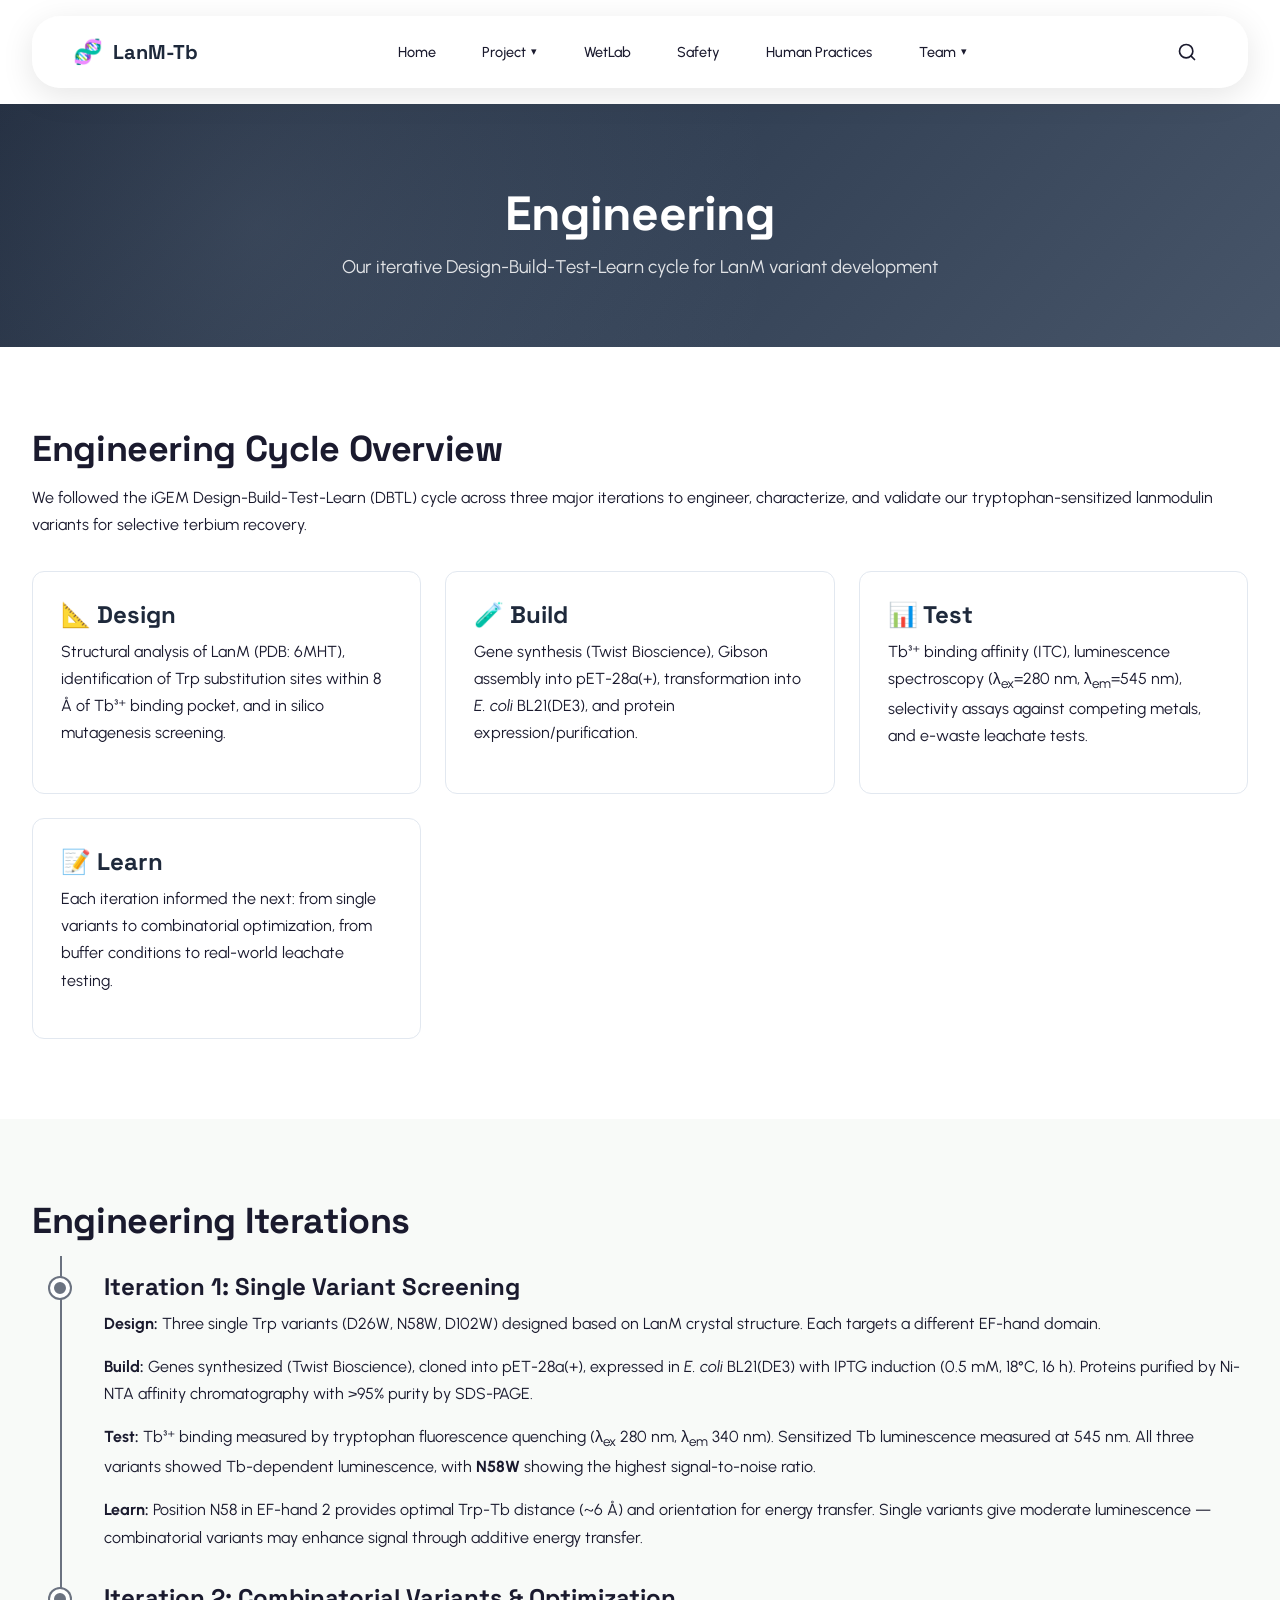
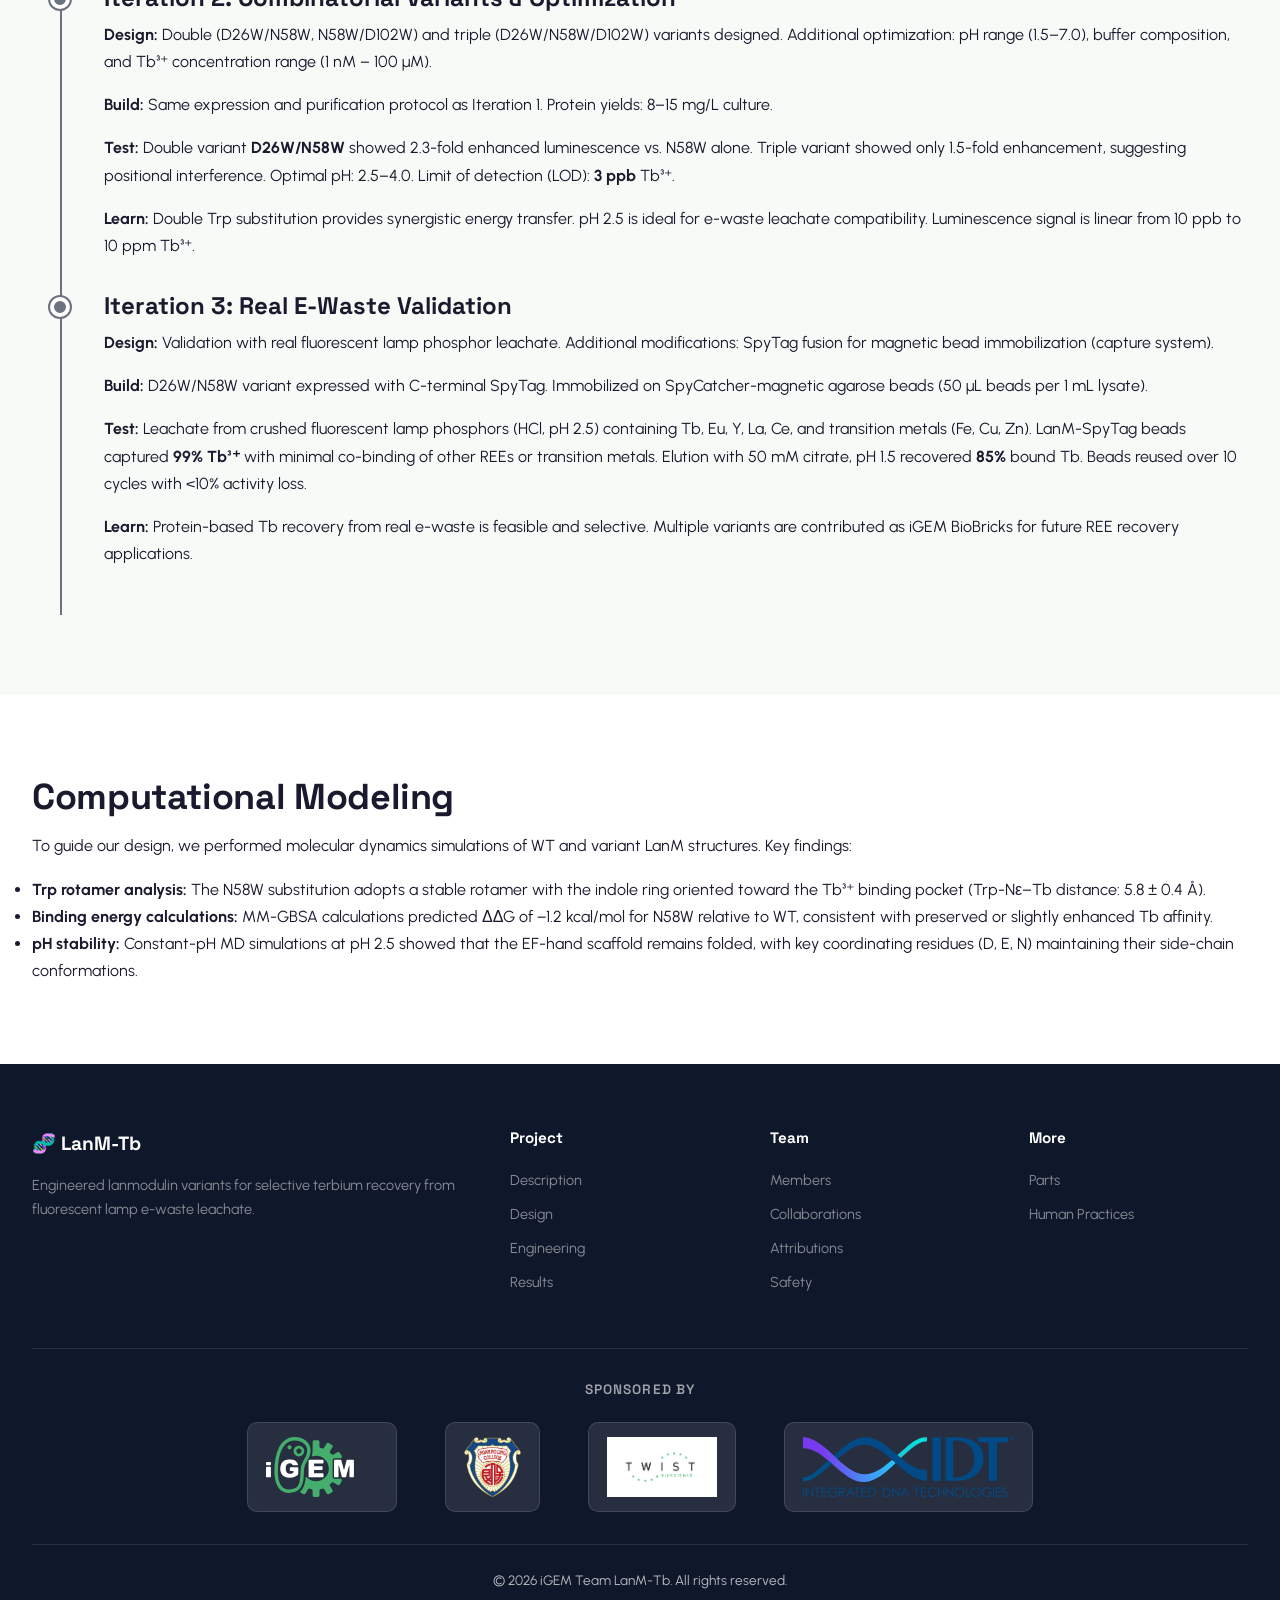
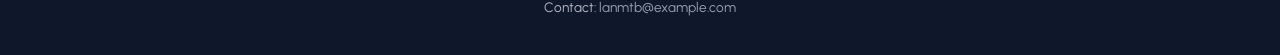
<file: engineering.html>
<!DOCTYPE html>
<html lang="en">
<head>
  <meta charset="UTF-8">
  <meta name="viewport" content="width=device-width, initial-scale=1.0">
  <title>Engineering — LanM-Tb | iGEM 2026</title>
  <link rel="preconnect" href="https://fonts.googleapis.com">
  <link rel="preconnect" href="https://fonts.gstatic.com" crossorigin>
  <link href="https://fonts.googleapis.com/css2?family=Space+Grotesk:wght@400;500;700&family=Urbanist:wght@400;500;600;700&display=swap" rel="stylesheet">
  <link rel="stylesheet" href="css/style.css">
  <style>
    .section-tag { background: #f1f5f9 !important; color: #1e293b !important; }
    .btn-primary { background: #6b7280 !important; }
    .btn-primary:hover { background: #374151 !important; }
    .highlight-box { border-left-color: #6b7280; }
    .page-header { background: linear-gradient(135deg, #1e293b, #334155, #475569); }
    .timeline::before { background: #6b7280; }
    .timeline-item::before { background: #6b7280; box-shadow: 0 0 0 2px #6b7280; }
  </style>
</head>
<body>

  <div id="scrollProgressBar"><div class="bar-fill"></div></div>

  <!-- ========== Search Modal ========== -->
  <div class="search-modal" id="searchModal">
    <div class="search-modal-content">
      <div class="search-modal-header">
        <input type="text" class="search-input" id="searchInput" placeholder="Search for keywords..." autofocus>
        <button class="search-close" id="searchClose" aria-label="Close search">✕</button>
      </div>
      <div class="search-results" id="searchResults">
        <p class="search-placeholder">Type to search across all pages...</p>
      </div>
    </div>
  </div>

  <nav class="navbar">
    <a href="index.html" class="navbar-logo"><span class="logo-icon">🧬</span><span class="logo-text">LanM-Tb</span></a>
    <ul class="navbar-links" id="navLinks">
      <li><a href="index.html" data-icon="🏠">Home</a></li>
      <li class="nav-dropdown">
        <a href="description.html" class="nav-dropdown-toggle" data-icon="📋">Project</a>
        <ul class="nav-dropdown-menu">
          <li><a href="description.html" data-icon="📖">Description</a></li>
          <li><a href="design.html" data-icon="🎨">Design</a></li>
          <li><a href="engineering.html" data-icon="⚙️">Engineering</a></li>
          <li><a href="results.html" data-icon="📊">Results</a></li>
        </ul>
      </li>
      <li><a href="parts.html" data-icon="🧪">WetLab</a></li>
      <li><a href="safety.html" data-icon="🛡️">Safety</a></li>
      <li><a href="human-practices.html" data-icon="🤝">Human Practices</a></li>
      <li class="nav-dropdown">
        <a href="team.html" class="nav-dropdown-toggle" data-icon="👥">Team</a>
        <ul class="nav-dropdown-menu">
          <li><a href="team.html" data-icon="👨‍🔬">Members</a></li>
          <li><a href="collaborations.html" data-icon="🤝">Collaborations</a></li>
          <li><a href="attributions.html" data-icon="🏆">Attributions</a></li>
        </ul>
      </li>
    </ul>
    <div class="navbar-actions">
      <button class="search-btn" id="searchBtn" aria-label="Search">
        <svg width="20" height="20" viewBox="0 0 24 24" fill="none" stroke="currentColor" stroke-width="2" stroke-linecap="round" stroke-linejoin="round">
          <circle cx="11" cy="11" r="8"></circle>
          <path d="m21 21-4.35-4.35"></path>
        </svg>
      </button>
    </div>
  </nav>

  <header class="page-header">
    <h1>Engineering</h1>
    <p>Our iterative Design-Build-Test-Learn cycle for LanM variant development</p>
  </header>

  <!-- ========== DBTL Overview ========== -->
  <section class="section">
    <div class="container">
      <h2 class="scroll-reveal">Engineering Cycle Overview</h2>
      <p class="scroll-reveal">
        We followed the iGEM Design-Build-Test-Learn (DBTL) cycle across three major iterations
        to engineer, characterize, and validate our tryptophan-sensitized lanmodulin variants
        for selective terbium recovery.
      </p>

      <div class="card-grid scroll-reveal" style="margin-top: 2rem;">
        <div class="card">
          <h3>📐 Design</h3>
          <p>Structural analysis of LanM (PDB: 6MHT), identification of Trp substitution sites within 8 Å of Tb³⁺ binding pocket, and in silico mutagenesis screening.</p>
        </div>
        <div class="card">
          <h3>🧪 Build</h3>
          <p>Gene synthesis (Twist Bioscience), Gibson assembly into pET-28a(+), transformation into <em>E. coli</em> BL21(DE3), and protein expression/purification.</p>
        </div>
        <div class="card">
          <h3>📊 Test</h3>
          <p>Tb³⁺ binding affinity (ITC), luminescence spectroscopy (λ<sub>ex</sub>=280 nm, λ<sub>em</sub>=545 nm), selectivity assays against competing metals, and e-waste leachate tests.</p>
        </div>
        <div class="card">
          <h3>📝 Learn</h3>
          <p>Each iteration informed the next: from single variants to combinatorial optimization, from buffer conditions to real-world leachate testing.</p>
        </div>
      </div>
    </div>
  </section>

  <!-- ========== Iterations ========== -->
  <section class="section section-alt">
    <div class="container">
      <h2 class="scroll-reveal">Engineering Iterations</h2>

      <div class="timeline">

        <div class="timeline-item scroll-reveal">
          <h3>Iteration 1: Single Variant Screening</h3>
          <p><strong>Design:</strong> Three single Trp variants (D26W, N58W, D102W) designed based on LanM crystal structure. Each targets a different EF-hand domain.</p>
          <p><strong>Build:</strong> Genes synthesized (Twist Bioscience), cloned into pET-28a(+), expressed in <em>E. coli</em> BL21(DE3) with IPTG induction (0.5 mM, 18°C, 16 h). Proteins purified by Ni-NTA affinity chromatography with >95% purity by SDS-PAGE.</p>
          <p><strong>Test:</strong> Tb³⁺ binding measured by tryptophan fluorescence quenching (λ<sub>ex</sub> 280 nm, λ<sub>em</sub> 340 nm). Sensitized Tb luminescence measured at 545 nm. All three variants showed Tb-dependent luminescence, with <strong>N58W</strong> showing the highest signal-to-noise ratio.</p>
          <p><strong>Learn:</strong> Position N58 in EF-hand 2 provides optimal Trp-Tb distance (~6 Å) and orientation for energy transfer. Single variants give moderate luminescence — combinatorial variants may enhance signal through additive energy transfer.</p>
        </div>

        <div class="timeline-item scroll-reveal">
          <h3>Iteration 2: Combinatorial Variants &amp; Optimization</h3>
          <p><strong>Design:</strong> Double (D26W/N58W, N58W/D102W) and triple (D26W/N58W/D102W) variants designed. Additional optimization: pH range (1.5–7.0), buffer composition, and Tb³⁺ concentration range (1 nM – 100 µM).</p>
          <p><strong>Build:</strong> Same expression and purification protocol as Iteration 1. Protein yields: 8–15 mg/L culture.</p>
          <p><strong>Test:</strong> Double variant <strong>D26W/N58W</strong> showed 2.3-fold enhanced luminescence vs. N58W alone. Triple variant showed only 1.5-fold enhancement, suggesting positional interference. Optimal pH: 2.5–4.0. Limit of detection (LOD): <strong>3 ppb</strong> Tb³⁺.</p>
          <p><strong>Learn:</strong> Double Trp substitution provides synergistic energy transfer. pH 2.5 is ideal for e-waste leachate compatibility. Luminescence signal is linear from 10 ppb to 10 ppm Tb³⁺.</p>
        </div>

        <div class="timeline-item scroll-reveal">
          <h3>Iteration 3: Real E-Waste Validation</h3>
          <p><strong>Design:</strong> Validation with real fluorescent lamp phosphor leachate. Additional modifications: SpyTag fusion for magnetic bead immobilization (capture system).</p>
          <p><strong>Build:</strong> D26W/N58W variant expressed with C-terminal SpyTag. Immobilized on SpyCatcher-magnetic agarose beads (50 µL beads per 1 mL lysate).</p>
          <p><strong>Test:</strong> Leachate from crushed fluorescent lamp phosphors (HCl, pH 2.5) containing Tb, Eu, Y, La, Ce, and transition metals (Fe, Cu, Zn). LanM-SpyTag beads captured <strong>99% Tb³⁺</strong> with minimal co-binding of other REEs or transition metals. Elution with 50 mM citrate, pH 1.5 recovered <strong>85%</strong> bound Tb. Beads reused over 10 cycles with &lt;10% activity loss.</p>
          <p><strong>Learn:</strong> Protein-based Tb recovery from real e-waste is feasible and selective. Multiple variants are contributed as iGEM BioBricks for future REE recovery applications.</p>
        </div>

      </div>
    </div>
  </section>

  <!-- ========== Modeling ========== -->
  <section class="section">
    <div class="container">
      <h2 class="scroll-reveal">Computational Modeling</h2>
      <p class="scroll-reveal">
        To guide our design, we performed molecular dynamics simulations of WT and variant LanM
        structures. Key findings:
      </p>
      <ul class="scroll-reveal">
        <li><strong>Trp rotamer analysis:</strong> The N58W substitution adopts a stable rotamer with the indole ring oriented toward the Tb³⁺ binding pocket (Trp-Nε–Tb distance: 5.8 ± 0.4 Å).</li>
        <li><strong>Binding energy calculations:</strong> MM-GBSA calculations predicted ΔΔG of −1.2 kcal/mol for N58W relative to WT, consistent with preserved or slightly enhanced Tb affinity.</li>
        <li><strong>pH stability:</strong> Constant-pH MD simulations at pH 2.5 showed that the EF-hand scaffold remains folded, with key coordinating residues (D, E, N) maintaining their side-chain conformations.</li>
      </ul>
    </div>
  </section>

  <footer class="footer">
    <div class="container">
      <div class="footer-grid">
        <div class="footer-brand">
          <span class="footer-logo">🧬 LanM-Tb</span>
          <p>Engineered lanmodulin variants for selective terbium recovery from fluorescent lamp e-waste leachate.</p>
        </div>
        <div class="footer-links-col">
          <h4>Project</h4>
          <a href="description.html">Description</a>
          <a href="design.html">Design</a>
          <a href="engineering.html">Engineering</a>
          <a href="results.html">Results</a>
        </div>
        <div class="footer-links-col">
          <h4>Team</h4>
          <a href="team.html">Members</a>
          <a href="collaborations.html">Collaborations</a>
          <a href="attributions.html">Attributions</a>
          <a href="safety.html">Safety</a>
        </div>
        <div class="footer-links-col">
          <h4>More</h4>
          <a href="parts.html">Parts</a>
          <a href="human-practices.html">Human Practices</a>
        </div>
      </div>
      <div class="footer-sponsors" style="border-top: 1px solid rgba(255,255,255,0.1); padding: 2rem 0;">
        <h4>Sponsored by</h4>
        <div class="footer-sponsors-logos">
          <a href="https://igem.org" target="_blank" rel="noopener" title="iGEM"><img src="assets/images/igem-logo.svg" alt="iGEM Logo"></a>
          <a href="https://www.npl.edu.hk" target="_blank" rel="noopener" title="Po Leung Kuk Ngan Po Ling College"><img src="assets/images/school-logo.png" alt="Po Leung Kuk Ngan Po Ling College"></a>
          <a href="https://www.twistbioscience.com" target="_blank" rel="noopener" title="Twist Bioscience"><img src="assets/images/twist-bioscience.png" alt="Twist Bioscience Logo"></a>
          <a href="https://www.idtdna.com" target="_blank" rel="noopener" title="Integrated DNA Technologies"><img src="assets/images/idt-logo.svg" alt="Integrated DNA Technologies Logo"></a>
        </div>
      </div>
      <div class="footer-bottom">
        <p>© 2026 iGEM Team LanM-Tb. All rights reserved.</p>
        <p>Contact: <a href="mailto:lanmtb@example.com">lanmtb@example.com</a></p>
      </div>
    </div>
  </footer>

  <button class="back-to-top" id="backToTop" aria-label="Back to top">↑</button>
  <script src="js/main.js"></script>
  <script>
    (function() {
      'use strict';
      if (!CSS.supports('animation-timeline', 'scroll()')) {
        var el = document.querySelectorAll('.scroll-reveal, .card-grid, .timeline-item');
        if ('IntersectionObserver' in window) {
          var obs = new IntersectionObserver(function(e) {
            e.forEach(function(entry) {
              if (entry.isIntersecting) { entry.target.style.opacity = '1'; entry.target.style.transform = 'translateY(0)'; obs.unobserve(entry.target); }
            });
          }, { threshold: 0.1 });
          el.forEach(function(e) { e.style.opacity = '0'; obs.observe(e); });
        }
      }
    })();
  </script>
  <script src="js/search.js"></script>
</body>
</html>
</file>
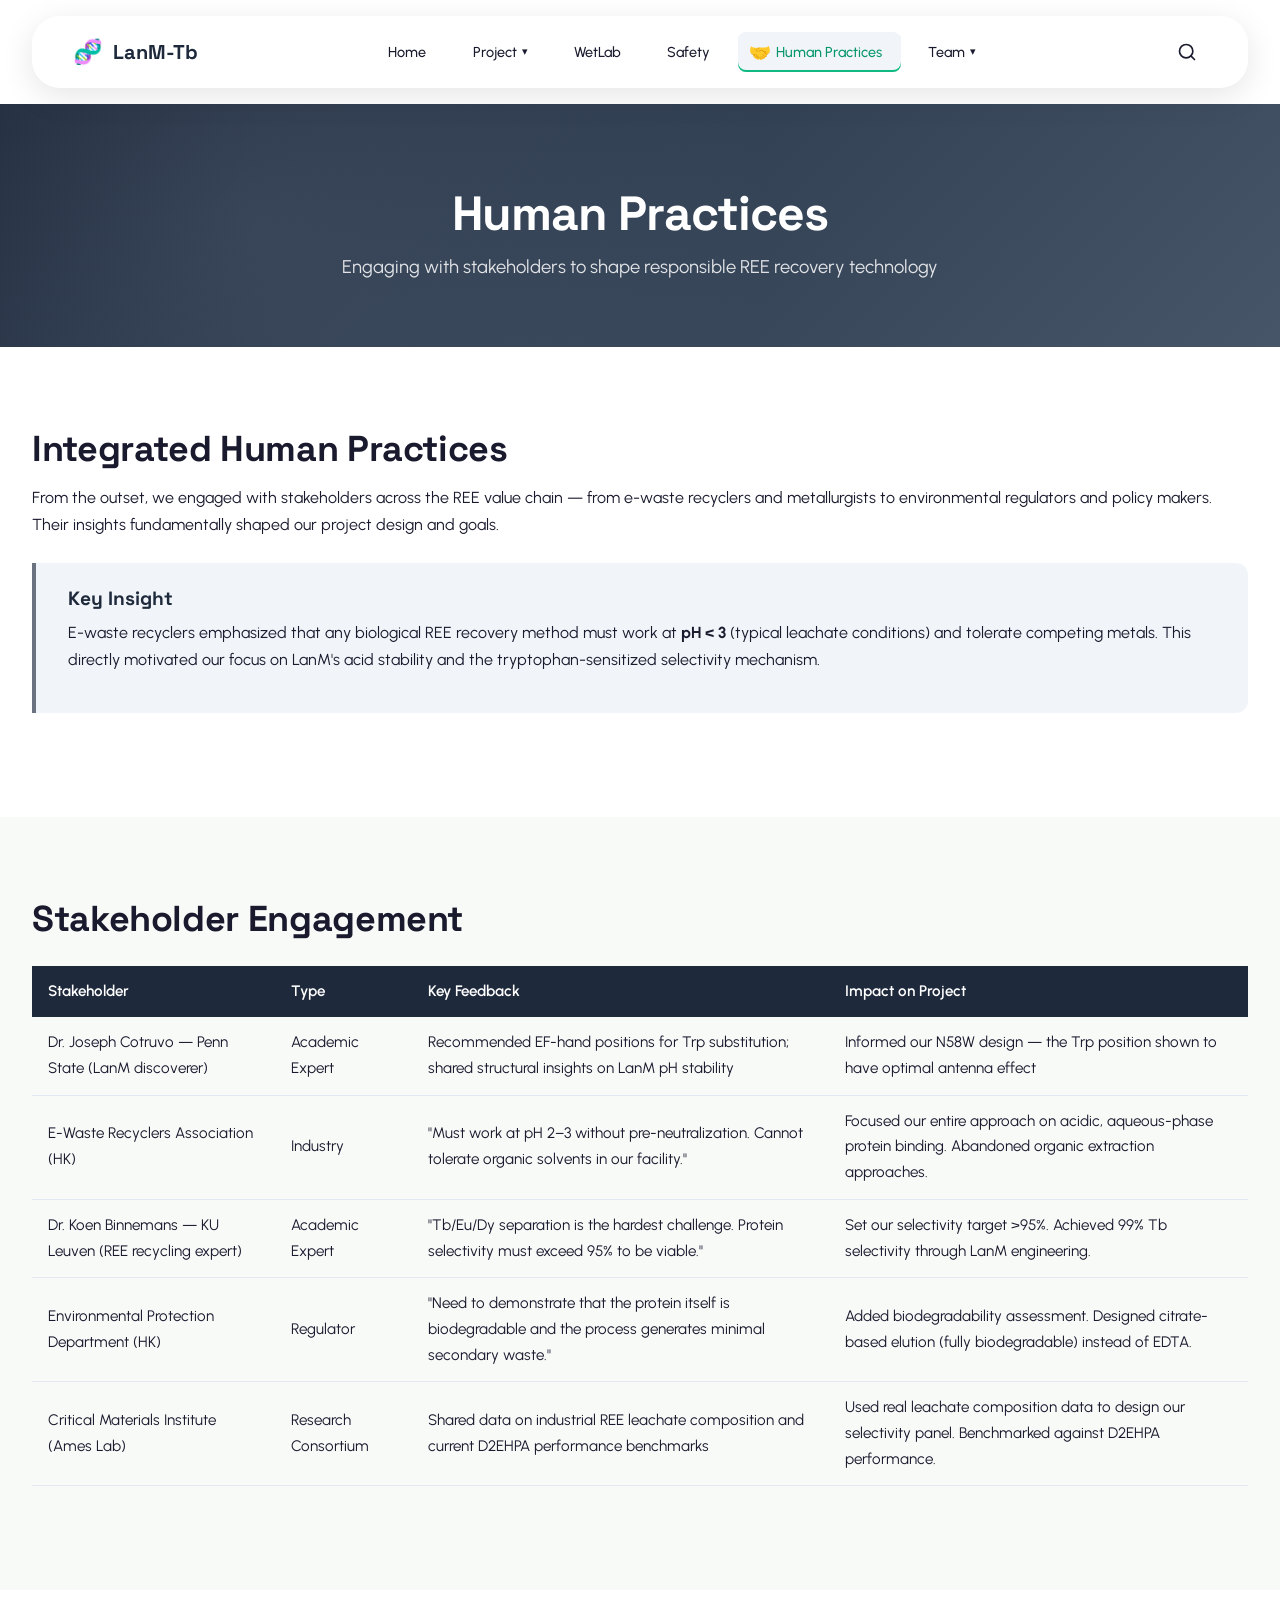
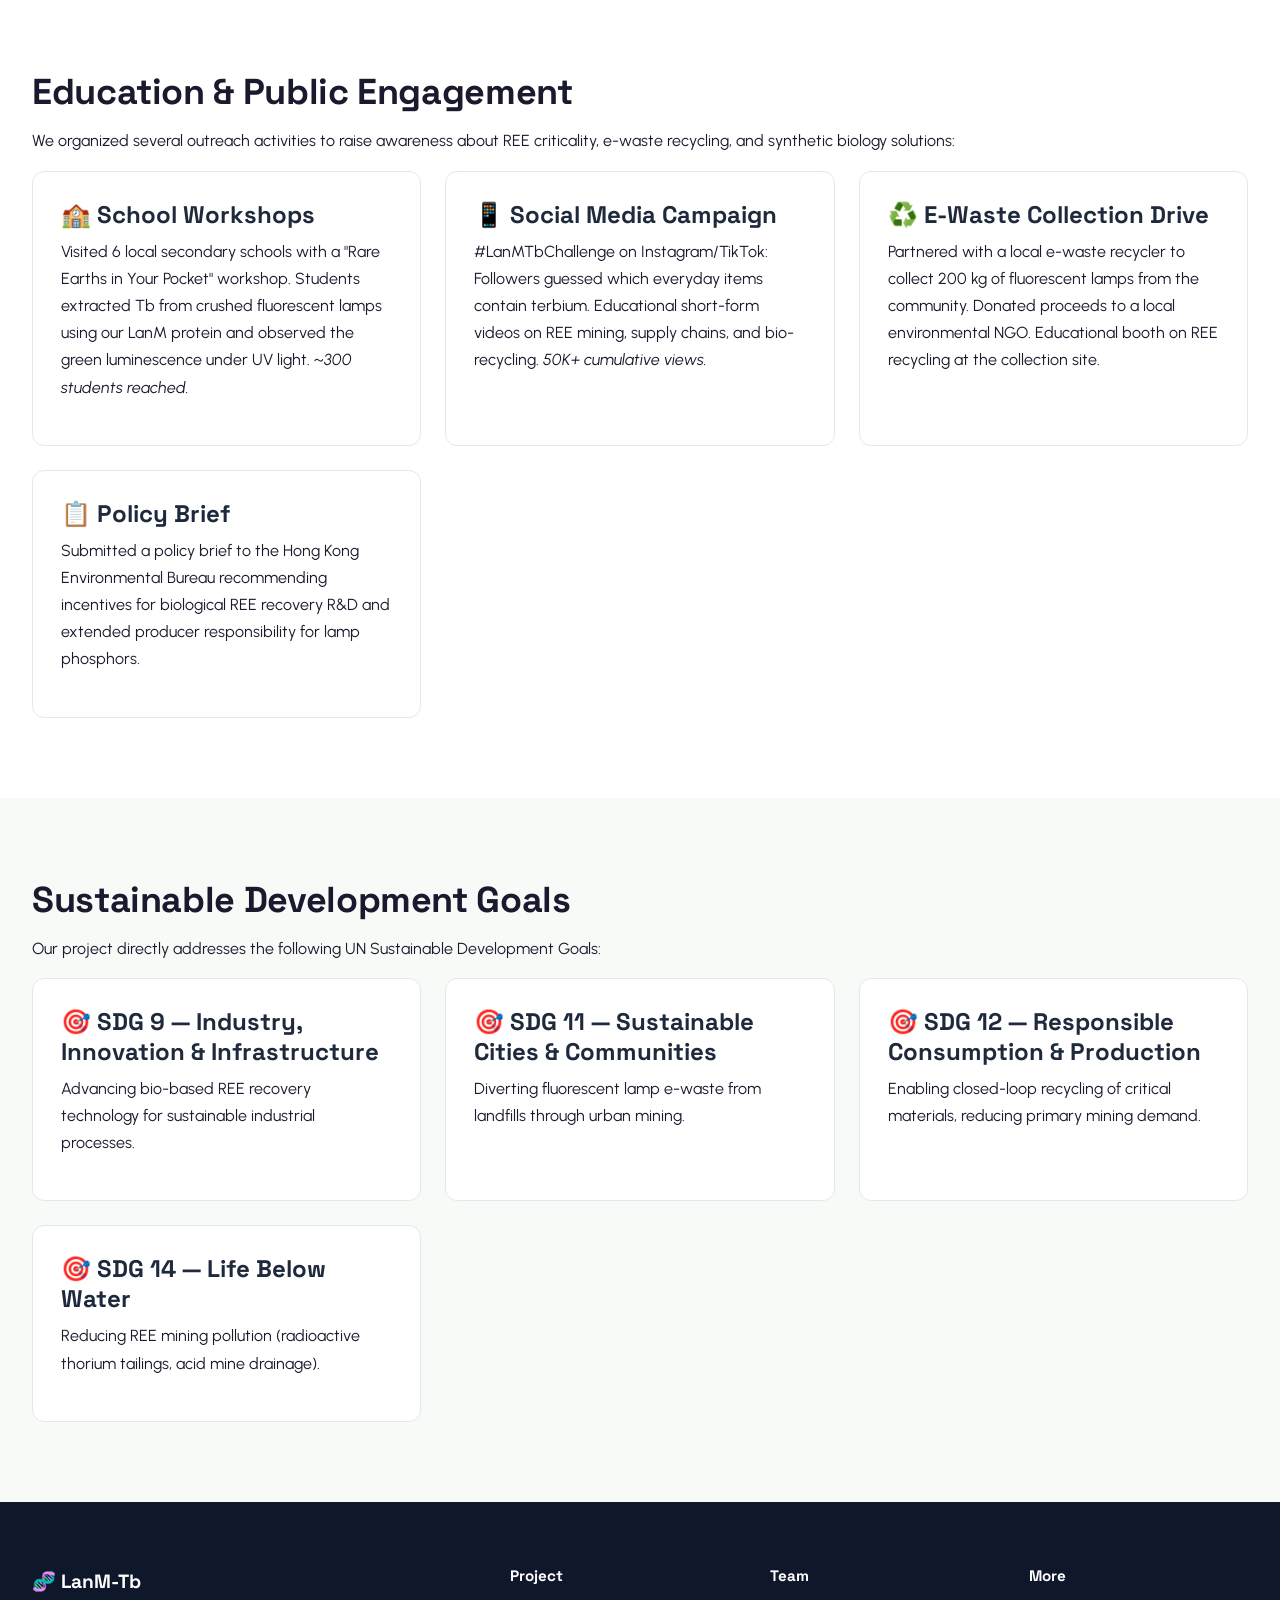
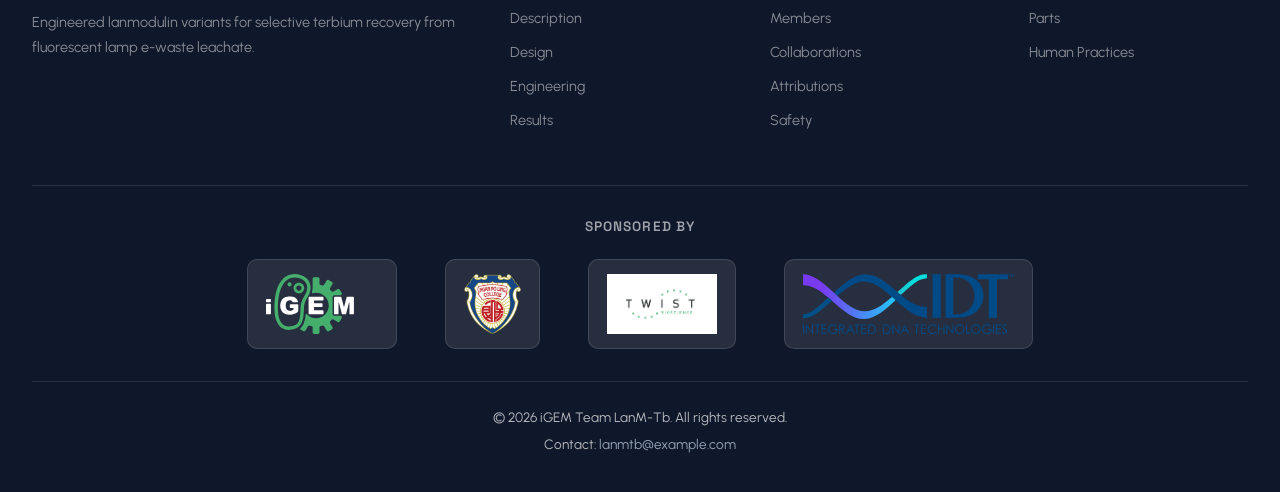
<file: human-practices.html>
<!DOCTYPE html>
<html lang="en">
<head>
  <meta charset="UTF-8">
  <meta name="viewport" content="width=device-width, initial-scale=1.0">
  <title>Human Practices — LanM-Tb | iGEM 2026</title>
  <link rel="preconnect" href="https://fonts.googleapis.com">
  <link rel="preconnect" href="https://fonts.gstatic.com" crossorigin>
  <link href="https://fonts.googleapis.com/css2?family=Space+Grotesk:wght@400;500;700&family=Urbanist:wght@400;500;600;700&display=swap" rel="stylesheet">
  <link rel="stylesheet" href="css/style.css">
  <style>
    .section-tag { background: #f1f5f9 !important; color: #1e293b !important; }
    .btn-primary { background: #6b7280 !important; }
    .highlight-box { border-left-color: #6b7280; }
    .page-header { background: linear-gradient(135deg, #1e293b, #334155, #475569); }
  </style>
</head>
<body>

  <div id="scrollProgressBar"><div class="bar-fill"></div></div>

  <!-- ========== Search Modal ========== -->
  <div class="search-modal" id="searchModal">
    <div class="search-modal-content">
      <div class="search-modal-header">
        <input type="text" class="search-input" id="searchInput" placeholder="Search for keywords..." autofocus>
        <button class="search-close" id="searchClose" aria-label="Close search">✕</button>
      </div>
      <div class="search-results" id="searchResults">
        <p class="search-placeholder">Type to search across all pages...</p>
      </div>
    </div>
  </div>

  <nav class="navbar">
    <a href="index.html" class="navbar-logo"><span class="logo-icon">🧬</span><span class="logo-text">LanM-Tb</span></a>
    <ul class="navbar-links" id="navLinks">
      <li><a href="index.html" data-icon="🏠">Home</a></li>
      <li class="nav-dropdown">
        <a href="description.html" class="nav-dropdown-toggle" data-icon="📋">Project</a>
        <ul class="nav-dropdown-menu">
          <li><a href="description.html" data-icon="📖">Description</a></li>
          <li><a href="design.html" data-icon="🎨">Design</a></li>
          <li><a href="engineering.html" data-icon="⚙️">Engineering</a></li>
          <li><a href="results.html" data-icon="📊">Results</a></li>
        </ul>
      </li>
      <li><a href="parts.html" data-icon="🧪">WetLab</a></li>
      <li><a href="safety.html" data-icon="🛡️">Safety</a></li>
      <li><a href="human-practices.html" data-icon="🤝">Human Practices</a></li>
      <li class="nav-dropdown">
        <a href="team.html" class="nav-dropdown-toggle" data-icon="👥">Team</a>
        <ul class="nav-dropdown-menu">
          <li><a href="team.html" data-icon="👨‍🔬">Members</a></li>
          <li><a href="collaborations.html" data-icon="🤝">Collaborations</a></li>
          <li><a href="attributions.html" data-icon="🏆">Attributions</a></li>
        </ul>
      </li>
    </ul>
    <div class="navbar-actions">
      <button class="search-btn" id="searchBtn" aria-label="Search">
        <svg width="20" height="20" viewBox="0 0 24 24" fill="none" stroke="currentColor" stroke-width="2" stroke-linecap="round" stroke-linejoin="round">
          <circle cx="11" cy="11" r="8"></circle>
          <path d="m21 21-4.35-4.35"></path>
        </svg>
      </button>
    </div>
  </nav>

  <header class="page-header">
    <h1>Human Practices</h1>
    <p>Engaging with stakeholders to shape responsible REE recovery technology</p>
  </header>

  <section class="section">
    <div class="container">
      <h2 class="scroll-reveal">Integrated Human Practices</h2>
      <p class="scroll-reveal">
        From the outset, we engaged with stakeholders across the REE value chain — from
        e-waste recyclers and metallurgists to environmental regulators and policy makers.
        Their insights fundamentally shaped our project design and goals.
      </p>
      <div class="highlight-box scroll-reveal">
        <h4>Key Insight</h4>
        <p>
          E-waste recyclers emphasized that any biological REE recovery method must work at
          <strong>pH &lt; 3</strong> (typical leachate conditions) and tolerate competing metals.
          This directly motivated our focus on LanM's acid stability and the tryptophan-sensitized
          selectivity mechanism.
        </p>
      </div>
    </div>
  </section>

  <section class="section section-alt">
    <div class="container">
      <h2 class="scroll-reveal">Stakeholder Engagement</h2>
      <div class="table-wrapper scroll-reveal">
        <table>
          <thead>
            <tr>
              <th>Stakeholder</th>
              <th>Type</th>
              <th>Key Feedback</th>
              <th>Impact on Project</th>
            </tr>
          </thead>
          <tbody>
            <tr>
              <td>Dr. Joseph Cotruvo — Penn State (LanM discoverer)</td>
              <td>Academic Expert</td>
              <td>Recommended EF-hand positions for Trp substitution; shared structural insights on LanM pH stability</td>
              <td>Informed our N58W design — the Trp position shown to have optimal antenna effect</td>
            </tr>
            <tr>
              <td>E-Waste Recyclers Association (HK)</td>
              <td>Industry</td>
              <td>"Must work at pH 2–3 without pre-neutralization. Cannot tolerate organic solvents in our facility."</td>
              <td>Focused our entire approach on acidic, aqueous-phase protein binding. Abandoned organic extraction approaches.</td>
            </tr>
            <tr>
              <td>Dr. Koen Binnemans — KU Leuven (REE recycling expert)</td>
              <td>Academic Expert</td>
              <td>"Tb/Eu/Dy separation is the hardest challenge. Protein selectivity must exceed 95% to be viable."</td>
              <td>Set our selectivity target &gt;95%. Achieved 99% Tb selectivity through LanM engineering.</td>
            </tr>
            <tr>
              <td>Environmental Protection Department (HK)</td>
              <td>Regulator</td>
              <td>"Need to demonstrate that the protein itself is biodegradable and the process generates minimal secondary waste."</td>
              <td>Added biodegradability assessment. Designed citrate-based elution (fully biodegradable) instead of EDTA.</td>
            </tr>
            <tr>
              <td>Critical Materials Institute (Ames Lab)</td>
              <td>Research Consortium</td>
              <td>Shared data on industrial REE leachate composition and current D2EHPA performance benchmarks</td>
              <td>Used real leachate composition data to design our selectivity panel. Benchmarked against D2EHPA performance.</td>
            </tr>
          </tbody>
        </table>
      </div>
    </div>
  </section>

  <section class="section">
    <div class="container">
      <h2 class="scroll-reveal">Education &amp; Public Engagement</h2>
      <p class="scroll-reveal">
        We organized several outreach activities to raise awareness about REE criticality,
        e-waste recycling, and synthetic biology solutions:
      </p>
      <div class="card-grid scroll-reveal">
        <div class="card">
          <h3>🏫 School Workshops</h3>
          <p>Visited 6 local secondary schools with a "Rare Earths in Your Pocket" workshop. Students extracted Tb from crushed fluorescent lamps using our LanM protein and observed the green luminescence under UV light. <em>~300 students reached.</em></p>
        </div>
        <div class="card">
          <h3>📱 Social Media Campaign</h3>
          <p>#LanMTbChallenge on Instagram/TikTok: Followers guessed which everyday items contain terbium. Educational short-form videos on REE mining, supply chains, and bio-recycling. <em>50K+ cumulative views.</em></p>
        </div>
        <div class="card">
          <h3>♻️ E-Waste Collection Drive</h3>
          <p>Partnered with a local e-waste recycler to collect 200 kg of fluorescent lamps from the community. Donated proceeds to a local environmental NGO. Educational booth on REE recycling at the collection site.</p>
        </div>
        <div class="card">
          <h3>📋 Policy Brief</h3>
          <p>Submitted a policy brief to the Hong Kong Environmental Bureau recommending incentives for biological REE recovery R&D and extended producer responsibility for lamp phosphors.</p>
        </div>
      </div>
    </div>
  </section>

  <section class="section section-alt">
    <div class="container">
      <h2 class="scroll-reveal">Sustainable Development Goals</h2>
      <p class="scroll-reveal">
        Our project directly addresses the following UN Sustainable Development Goals:
      </p>
      <div class="card-grid scroll-reveal">
        <div class="card">
          <h3>🎯 SDG 9 — Industry, Innovation &amp; Infrastructure</h3>
          <p>Advancing bio-based REE recovery technology for sustainable industrial processes.</p>
        </div>
        <div class="card">
          <h3>🎯 SDG 11 — Sustainable Cities &amp; Communities</h3>
          <p>Diverting fluorescent lamp e-waste from landfills through urban mining.</p>
        </div>
        <div class="card">
          <h3>🎯 SDG 12 — Responsible Consumption &amp; Production</h3>
          <p>Enabling closed-loop recycling of critical materials, reducing primary mining demand.</p>
        </div>
        <div class="card">
          <h3>🎯 SDG 14 — Life Below Water</h3>
          <p>Reducing REE mining pollution (radioactive thorium tailings, acid mine drainage).</p>
        </div>
      </div>
    </div>
  </section>

  <footer class="footer">
    <div class="container">
      <div class="footer-grid">
        <div class="footer-brand">
          <span class="footer-logo">🧬 LanM-Tb</span>
          <p>Engineered lanmodulin variants for selective terbium recovery from fluorescent lamp e-waste leachate.</p>
        </div>
        <div class="footer-links-col">
          <h4>Project</h4>
          <a href="description.html">Description</a>
          <a href="design.html">Design</a>
          <a href="engineering.html">Engineering</a>
          <a href="results.html">Results</a>
        </div>
        <div class="footer-links-col">
          <h4>Team</h4>
          <a href="team.html">Members</a>
          <a href="collaborations.html">Collaborations</a>
          <a href="attributions.html">Attributions</a>
          <a href="safety.html">Safety</a>
        </div>
        <div class="footer-links-col">
          <h4>More</h4>
          <a href="parts.html">Parts</a>
          <a href="human-practices.html">Human Practices</a>
        </div>
      </div>
      <div class="footer-sponsors" style="border-top: 1px solid rgba(255,255,255,0.1); padding: 2rem 0;">
        <h4>Sponsored by</h4>
        <div class="footer-sponsors-logos">
          <a href="https://igem.org" target="_blank" rel="noopener" title="iGEM"><img src="assets/images/igem-logo.svg" alt="iGEM Logo"></a>
          <a href="https://www.npl.edu.hk" target="_blank" rel="noopener" title="Po Leung Kuk Ngan Po Ling College"><img src="assets/images/school-logo.png" alt="Po Leung Kuk Ngan Po Ling College"></a>
          <a href="https://www.twistbioscience.com" target="_blank" rel="noopener" title="Twist Bioscience"><img src="assets/images/twist-bioscience.png" alt="Twist Bioscience Logo"></a>
          <a href="https://www.idtdna.com" target="_blank" rel="noopener" title="Integrated DNA Technologies"><img src="assets/images/idt-logo.svg" alt="Integrated DNA Technologies Logo"></a>
        </div>
      </div>
      <div class="footer-bottom">
        <p>© 2026 iGEM Team LanM-Tb. All rights reserved.</p>
        <p>Contact: <a href="mailto:lanmtb@example.com">lanmtb@example.com</a></p>
      </div>
    </div>
  </footer>

  <button class="back-to-top" id="backToTop" aria-label="Back to top">↑</button>
  <script src="js/main.js"></script>
  <script>
    (function() {
      'use strict';
      if (!CSS.supports('animation-timeline', 'scroll()')) {
        var el = document.querySelectorAll('.scroll-reveal, .card-grid');
        if ('IntersectionObserver' in window) {
          var obs = new IntersectionObserver(function(e) {
            e.forEach(function(entry) {
              if (entry.isIntersecting) { entry.target.style.opacity = '1'; observer.unobserve(entry.target); }
            });
          }, { threshold: 0.1 });
          el.forEach(function(e) { e.style.opacity = '0'; obs.observe(e); });
        }
      }
    })();
  </script>
  <script src="js/search.js"></script>
</body>
</html>
</file>
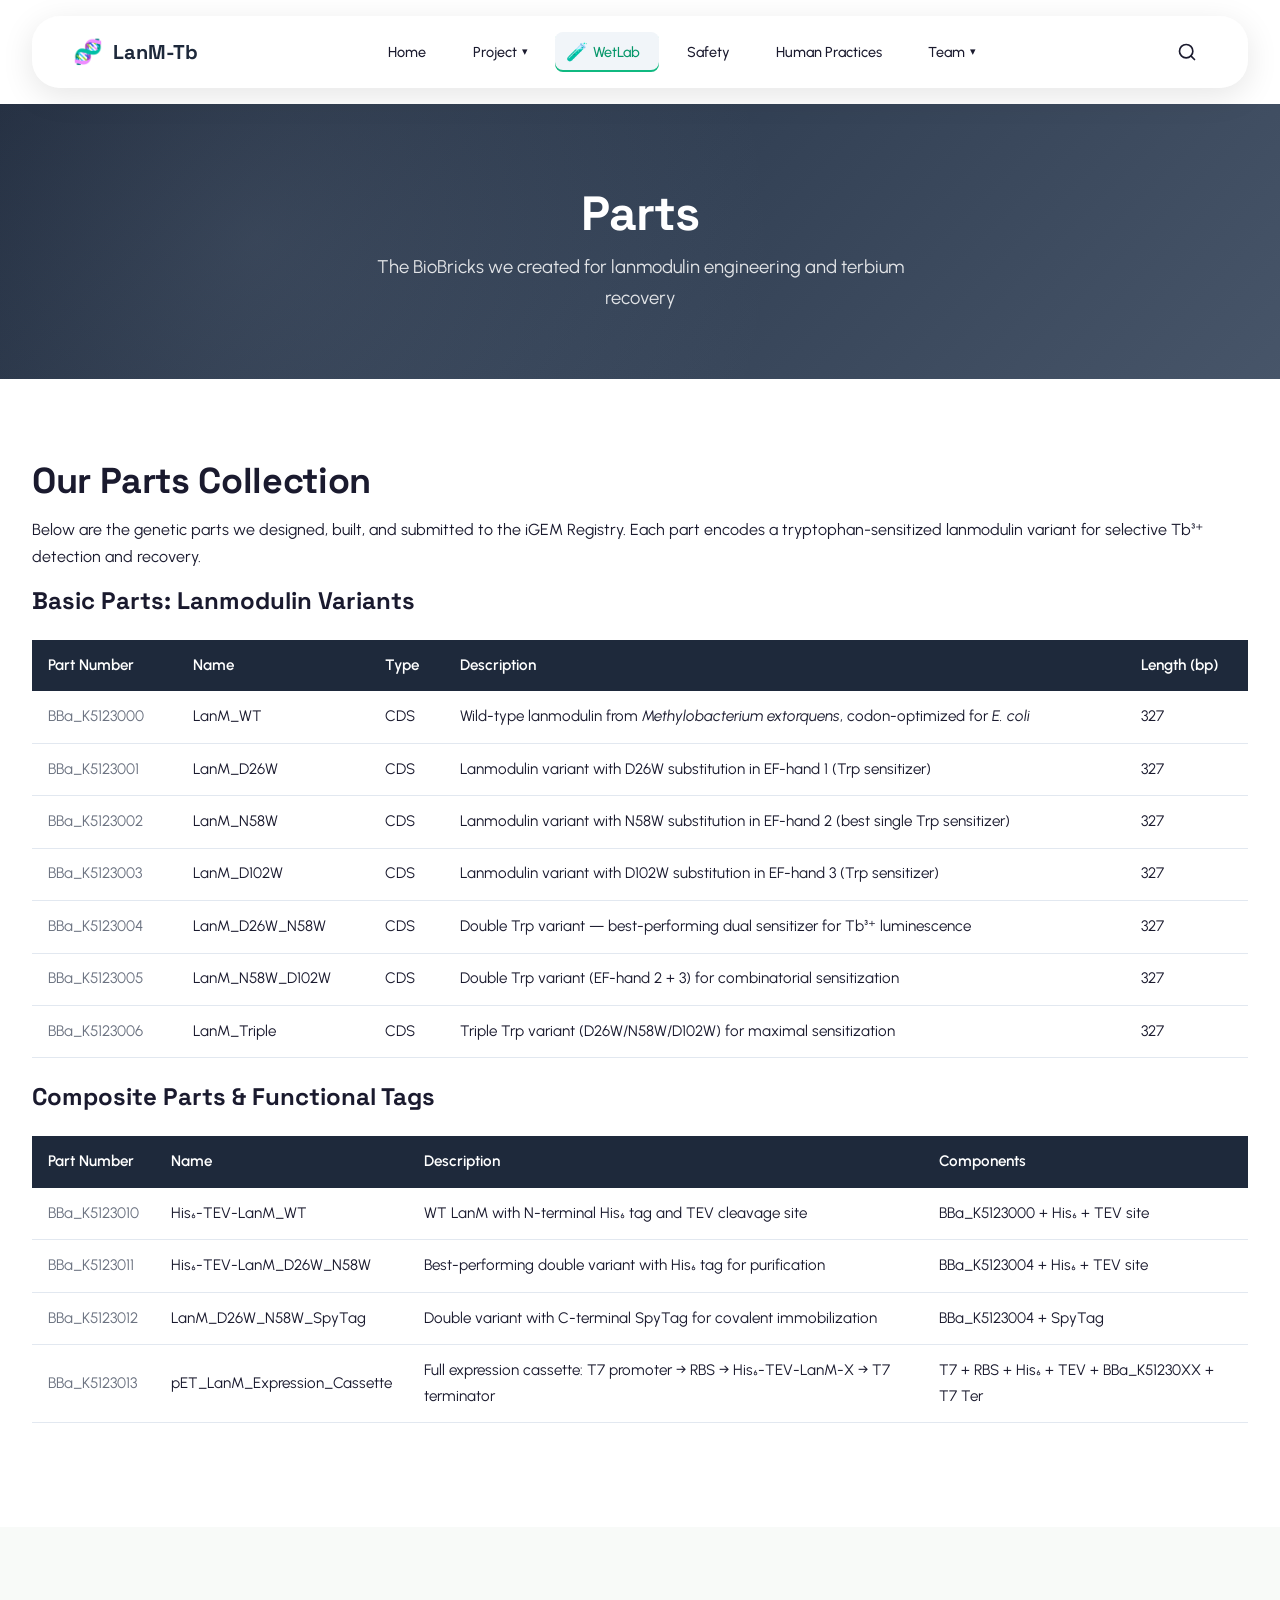
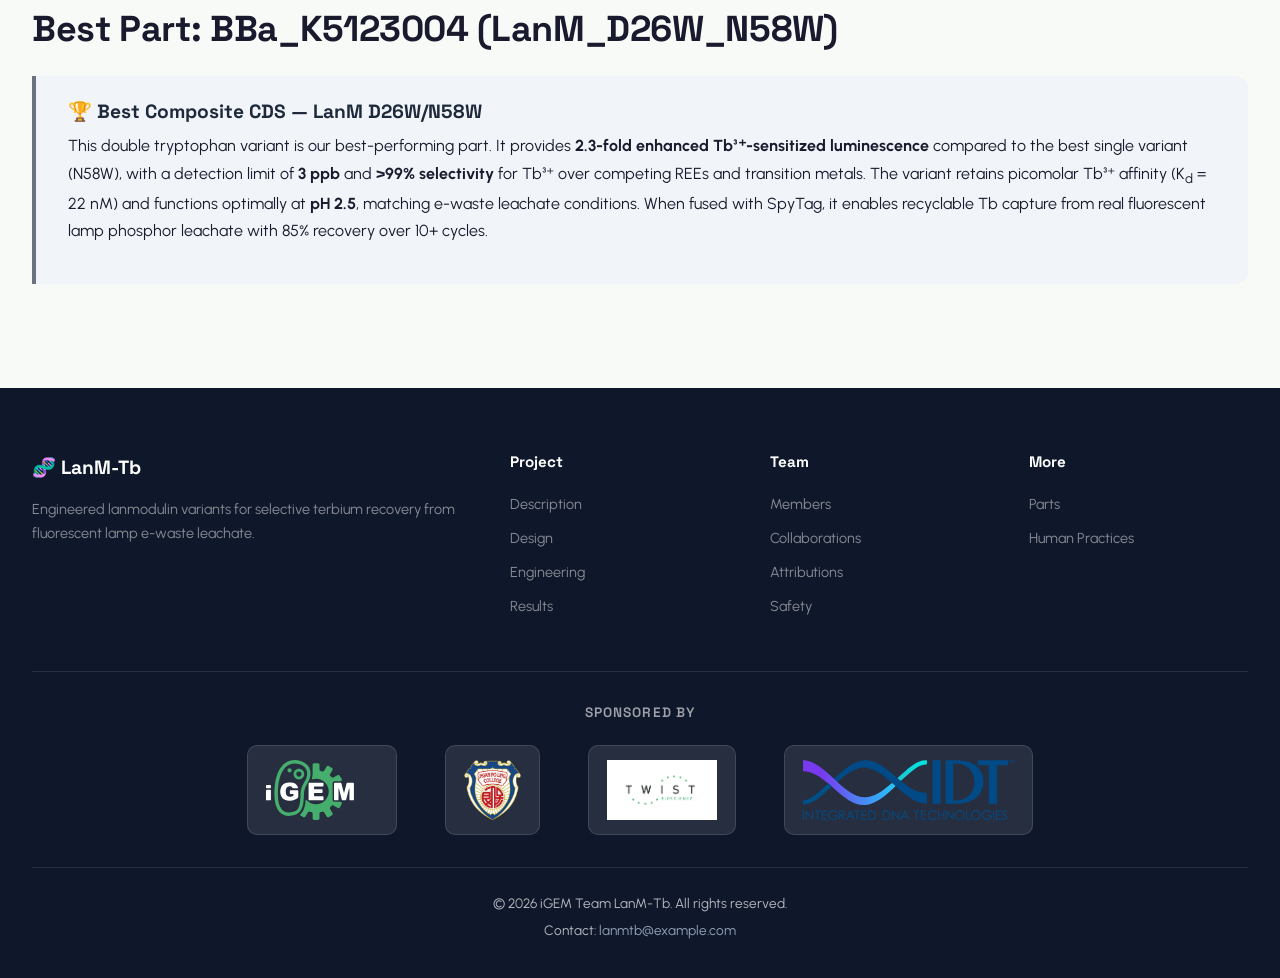
<file: parts.html>
<!DOCTYPE html>
<html lang="en">
<head>
  <meta charset="UTF-8">
  <meta name="viewport" content="width=device-width, initial-scale=1.0">
  <title>Parts — LanM-Tb | iGEM 2026</title>
  <link rel="preconnect" href="https://fonts.googleapis.com">
  <link rel="preconnect" href="https://fonts.gstatic.com" crossorigin>
  <link href="https://fonts.googleapis.com/css2?family=Space+Grotesk:wght@400;500;700&family=Urbanist:wght@400;500;600;700&display=swap" rel="stylesheet">
  <link rel="stylesheet" href="css/style.css">
  <style>
    .section-tag { background: #f1f5f9 !important; color: #1e293b !important; }
    .btn-primary { background: #6b7280 !important; }
    .highlight-box { border-left-color: #6b7280; }
    .page-header { background: linear-gradient(135deg, #1e293b, #334155, #475569); }
  </style>
</head>
<body>

  <div id="scrollProgressBar"><div class="bar-fill"></div></div>

  <!-- ========== Search Modal ========== -->
  <div class="search-modal" id="searchModal">
    <div class="search-modal-content">
      <div class="search-modal-header">
        <input type="text" class="search-input" id="searchInput" placeholder="Search for keywords..." autofocus>
        <button class="search-close" id="searchClose" aria-label="Close search">✕</button>
      </div>
      <div class="search-results" id="searchResults">
        <p class="search-placeholder">Type to search across all pages...</p>
      </div>
    </div>
  </div>

  <nav class="navbar">
    <a href="index.html" class="navbar-logo"><span class="logo-icon">🧬</span><span class="logo-text">LanM-Tb</span></a>
    <ul class="navbar-links" id="navLinks">
      <li><a href="index.html" data-icon="🏠">Home</a></li>
      <li class="nav-dropdown">
        <a href="description.html" class="nav-dropdown-toggle" data-icon="📋">Project</a>
        <ul class="nav-dropdown-menu">
          <li><a href="description.html" data-icon="📖">Description</a></li>
          <li><a href="design.html" data-icon="🎨">Design</a></li>
          <li><a href="engineering.html" data-icon="⚙️">Engineering</a></li>
          <li><a href="results.html" data-icon="📊">Results</a></li>
        </ul>
      </li>
      <li><a href="parts.html" data-icon="🧪">WetLab</a></li>
      <li><a href="safety.html" data-icon="🛡️">Safety</a></li>
      <li><a href="human-practices.html" data-icon="🤝">Human Practices</a></li>
      <li class="nav-dropdown">
        <a href="team.html" class="nav-dropdown-toggle" data-icon="👥">Team</a>
        <ul class="nav-dropdown-menu">
          <li><a href="team.html" data-icon="👨‍🔬">Members</a></li>
          <li><a href="collaborations.html" data-icon="🤝">Collaborations</a></li>
          <li><a href="attributions.html" data-icon="🏆">Attributions</a></li>
        </ul>
      </li>
    </ul>
    <div class="navbar-actions">
      <button class="search-btn" id="searchBtn" aria-label="Search">
        <svg width="20" height="20" viewBox="0 0 24 24" fill="none" stroke="currentColor" stroke-width="2" stroke-linecap="round" stroke-linejoin="round">
          <circle cx="11" cy="11" r="8"></circle>
          <path d="m21 21-4.35-4.35"></path>
        </svg>
      </button>
    </div>
  </nav>

  <header class="page-header">
    <h1>Parts</h1>
    <p>The BioBricks we created for lanmodulin engineering and terbium recovery</p>
  </header>

  <section class="section">
    <div class="container">
      <h2 class="scroll-reveal">Our Parts Collection</h2>
      <p class="scroll-reveal">
        Below are the genetic parts we designed, built, and submitted to the iGEM Registry.
        Each part encodes a tryptophan-sensitized lanmodulin variant for selective Tb³⁺
        detection and recovery.
      </p>

      <h3 class="scroll-reveal">Basic Parts: Lanmodulin Variants</h3>
      <div class="table-wrapper scroll-reveal">
        <table>
          <thead>
            <tr>
              <th>Part Number</th>
              <th>Name</th>
              <th>Type</th>
              <th>Description</th>
              <th>Length (bp)</th>
            </tr>
          </thead>
          <tbody>
            <tr>
              <td><a href="#">BBa_K5123000</a></td>
              <td>LanM_WT</td>
              <td>CDS</td>
              <td>Wild-type lanmodulin from <em>Methylobacterium extorquens</em>, codon-optimized for <em>E. coli</em></td>
              <td>327</td>
            </tr>
            <tr>
              <td><a href="#">BBa_K5123001</a></td>
              <td>LanM_D26W</td>
              <td>CDS</td>
              <td>Lanmodulin variant with D26W substitution in EF-hand 1 (Trp sensitizer)</td>
              <td>327</td>
            </tr>
            <tr>
              <td><a href="#">BBa_K5123002</a></td>
              <td>LanM_N58W</td>
              <td>CDS</td>
              <td>Lanmodulin variant with N58W substitution in EF-hand 2 (best single Trp sensitizer)</td>
              <td>327</td>
            </tr>
            <tr>
              <td><a href="#">BBa_K5123003</a></td>
              <td>LanM_D102W</td>
              <td>CDS</td>
              <td>Lanmodulin variant with D102W substitution in EF-hand 3 (Trp sensitizer)</td>
              <td>327</td>
            </tr>
            <tr>
              <td><a href="#">BBa_K5123004</a></td>
              <td>LanM_D26W_N58W</td>
              <td>CDS</td>
              <td>Double Trp variant — best-performing dual sensitizer for Tb³⁺ luminescence</td>
              <td>327</td>
            </tr>
            <tr>
              <td><a href="#">BBa_K5123005</a></td>
              <td>LanM_N58W_D102W</td>
              <td>CDS</td>
              <td>Double Trp variant (EF-hand 2 + 3) for combinatorial sensitization</td>
              <td>327</td>
            </tr>
            <tr>
              <td><a href="#">BBa_K5123006</a></td>
              <td>LanM_Triple</td>
              <td>CDS</td>
              <td>Triple Trp variant (D26W/N58W/D102W) for maximal sensitization</td>
              <td>327</td>
            </tr>
          </tbody>
        </table>
      </div>

      <h3 class="scroll-reveal">Composite Parts &amp; Functional Tags</h3>
      <div class="table-wrapper scroll-reveal">
        <table>
          <thead>
            <tr>
              <th>Part Number</th>
              <th>Name</th>
              <th>Description</th>
              <th>Components</th>
            </tr>
          </thead>
          <tbody>
            <tr>
              <td><a href="#">BBa_K5123010</a></td>
              <td>His₆-TEV-LanM_WT</td>
              <td>WT LanM with N-terminal His₆ tag and TEV cleavage site</td>
              <td>BBa_K5123000 + His₆ + TEV site</td>
            </tr>
            <tr>
              <td><a href="#">BBa_K5123011</a></td>
              <td>His₆-TEV-LanM_D26W_N58W</td>
              <td>Best-performing double variant with His₆ tag for purification</td>
              <td>BBa_K5123004 + His₆ + TEV site</td>
            </tr>
            <tr>
              <td><a href="#">BBa_K5123012</a></td>
              <td>LanM_D26W_N58W_SpyTag</td>
              <td>Double variant with C-terminal SpyTag for covalent immobilization</td>
              <td>BBa_K5123004 + SpyTag</td>
            </tr>
            <tr>
              <td><a href="#">BBa_K5123013</a></td>
              <td>pET_LanM_Expression_Cassette</td>
              <td>Full expression cassette: T7 promoter → RBS → His₆-TEV-LanM-X → T7 terminator</td>
              <td>T7 + RBS + His₆ + TEV + BBa_K51230XX + T7 Ter</td>
            </tr>
          </tbody>
        </table>
      </div>
    </div>
  </section>

  <section class="section section-alt">
    <div class="container">
      <h2 class="scroll-reveal">Best Part: BBa_K5123004 (LanM_D26W_N58W)</h2>
      <div class="highlight-box scroll-reveal">
        <h4>🏆 Best Composite CDS — LanM D26W/N58W</h4>
        <p>
          This double tryptophan variant is our best-performing part. It provides <strong>2.3-fold
          enhanced Tb³⁺-sensitized luminescence</strong> compared to the best single variant (N58W),
          with a detection limit of <strong>3 ppb</strong> and <strong>&gt;99% selectivity</strong>
          for Tb³⁺ over competing REEs and transition metals. The variant retains picomolar Tb³⁺
          affinity (K<sub>d</sub> = 22 nM) and functions optimally at <strong>pH 2.5</strong>,
          matching e-waste leachate conditions. When fused with SpyTag, it enables recyclable
          Tb capture from real fluorescent lamp phosphor leachate with 85% recovery over 10+ cycles.
        </p>
      </div>
    </div>
  </section>

  <footer class="footer">
    <div class="container">
      <div class="footer-grid">
        <div class="footer-brand">
          <span class="footer-logo">🧬 LanM-Tb</span>
          <p>Engineered lanmodulin variants for selective terbium recovery from fluorescent lamp e-waste leachate.</p>
        </div>
        <div class="footer-links-col">
          <h4>Project</h4>
          <a href="description.html">Description</a>
          <a href="design.html">Design</a>
          <a href="engineering.html">Engineering</a>
          <a href="results.html">Results</a>
        </div>
        <div class="footer-links-col">
          <h4>Team</h4>
          <a href="team.html">Members</a>
          <a href="collaborations.html">Collaborations</a>
          <a href="attributions.html">Attributions</a>
          <a href="safety.html">Safety</a>
        </div>
        <div class="footer-links-col">
          <h4>More</h4>
          <a href="parts.html">Parts</a>
          <a href="human-practices.html">Human Practices</a>
        </div>
      </div>
      <div class="footer-sponsors" style="border-top: 1px solid rgba(255,255,255,0.1); padding: 2rem 0;">
        <h4>Sponsored by</h4>
        <div class="footer-sponsors-logos">
          <a href="https://igem.org" target="_blank" rel="noopener" title="iGEM"><img src="assets/images/igem-logo.svg" alt="iGEM Logo"></a>
          <a href="https://www.npl.edu.hk" target="_blank" rel="noopener" title="Po Leung Kuk Ngan Po Ling College"><img src="assets/images/school-logo.png" alt="Po Leung Kuk Ngan Po Ling College"></a>
          <a href="https://www.twistbioscience.com" target="_blank" rel="noopener" title="Twist Bioscience"><img src="assets/images/twist-bioscience.png" alt="Twist Bioscience Logo"></a>
          <a href="https://www.idtdna.com" target="_blank" rel="noopener" title="Integrated DNA Technologies"><img src="assets/images/idt-logo.svg" alt="Integrated DNA Technologies Logo"></a>
        </div>
      </div>
      <div class="footer-bottom">
        <p>© 2026 iGEM Team LanM-Tb. All rights reserved.</p>
        <p>Contact: <a href="mailto:lanmtb@example.com">lanmtb@example.com</a></p>
      </div>
    </div>
  </footer>

  <button class="back-to-top" id="backToTop" aria-label="Back to top">↑</button>
  <script src="js/main.js"></script>
  <script>
    (function() {
      'use strict';
      if (!CSS.supports('animation-timeline', 'scroll()')) {
        var el = document.querySelectorAll('.scroll-reveal');
        if ('IntersectionObserver' in window) {
          var obs = new IntersectionObserver(function(e) {
            e.forEach(function(entry) {
              if (entry.isIntersecting) { entry.target.style.opacity = '1'; entry.target.style.transform = 'translateY(0)'; obs.unobserve(entry.target); }
            });
          }, { threshold: 0.1 });
          el.forEach(function(e) { e.style.opacity = '0'; obs.observe(e); });
        }
      }
    })();
  </script>
  <script src="js/search.js"></script>
</body>
</html>
</file>
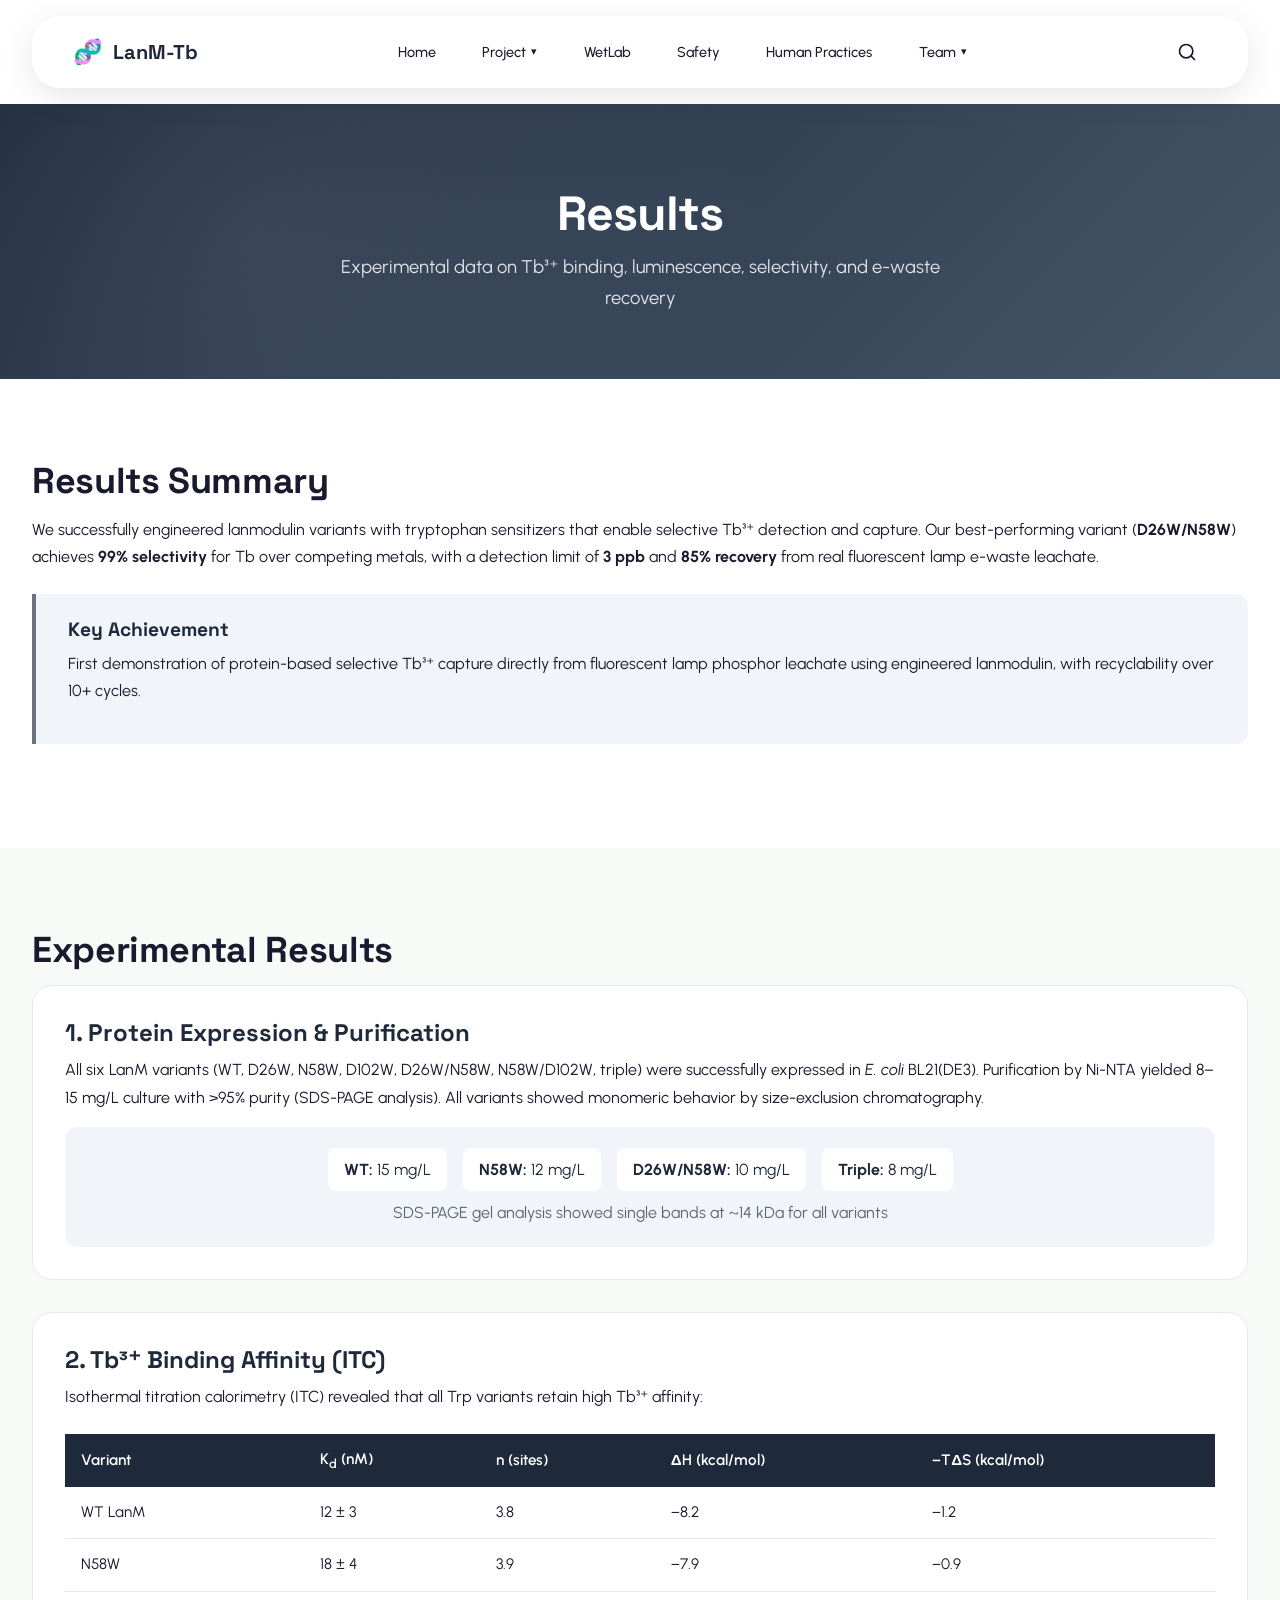
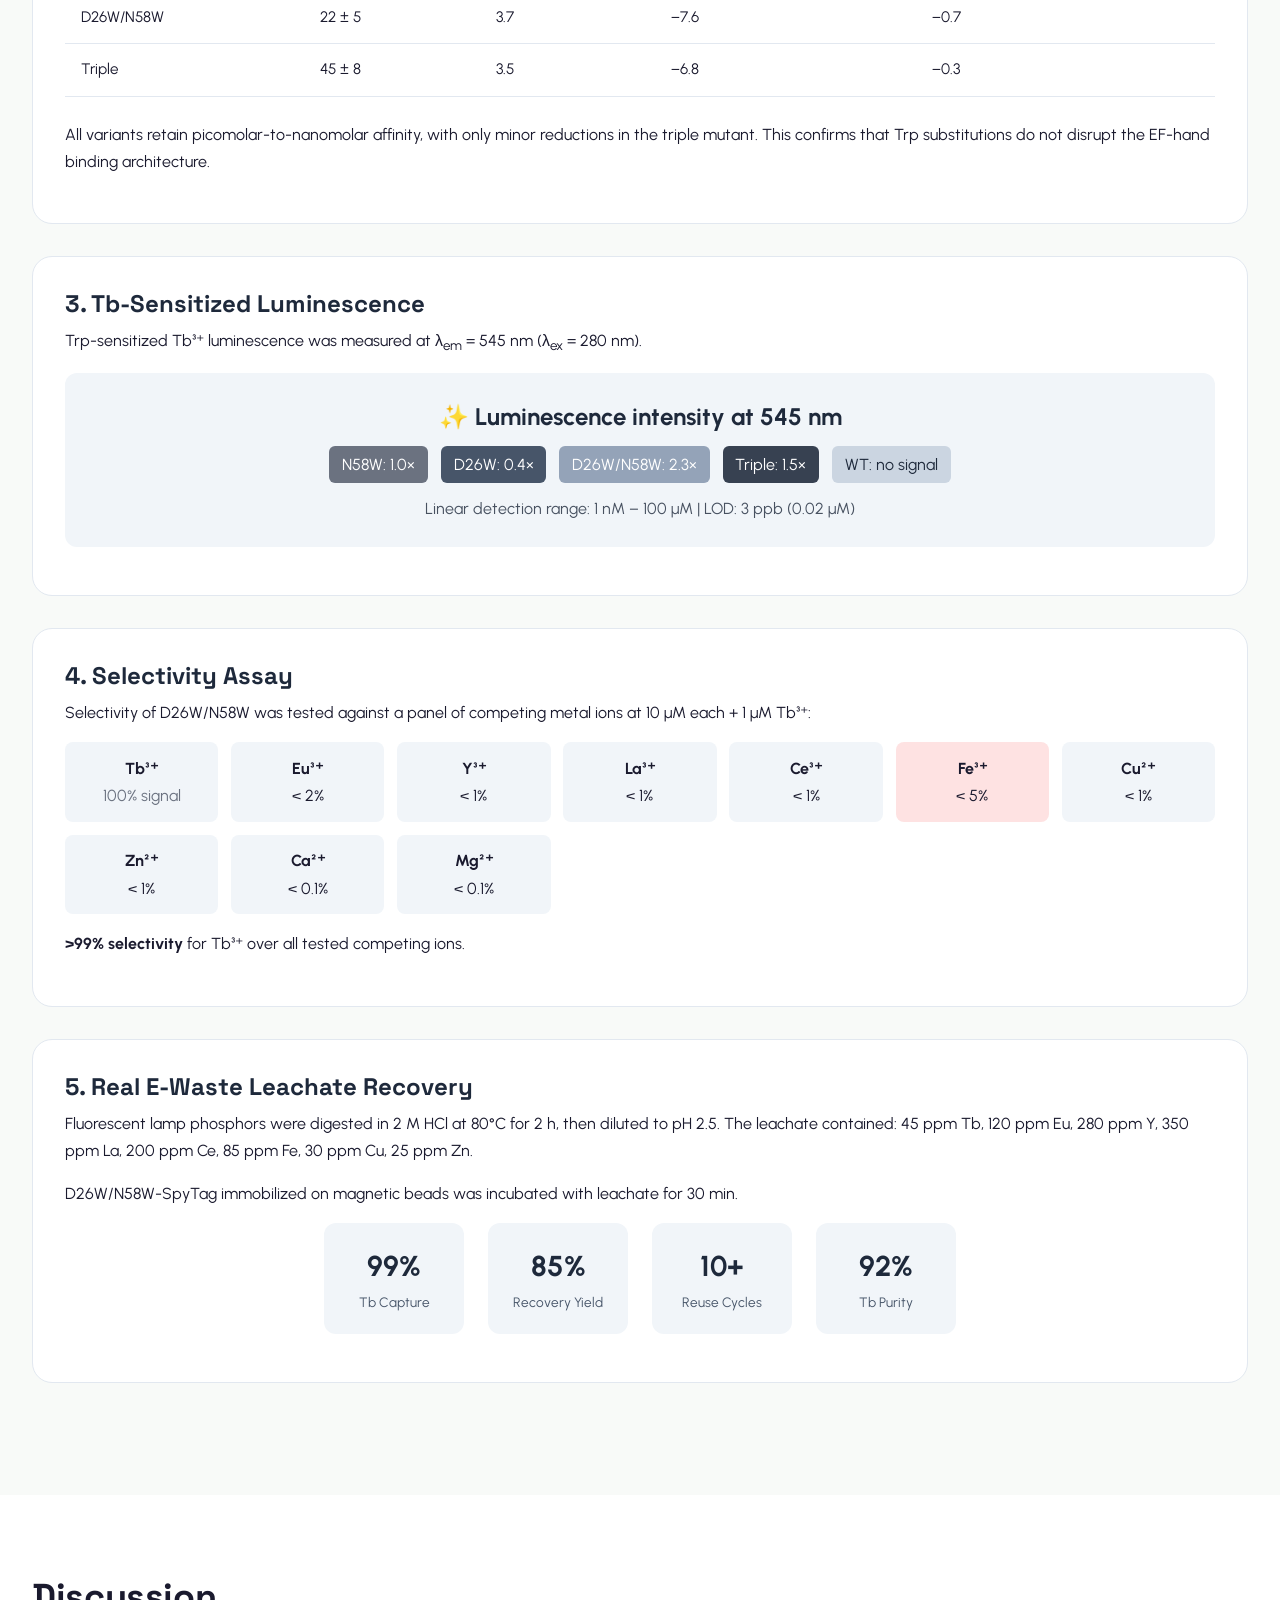
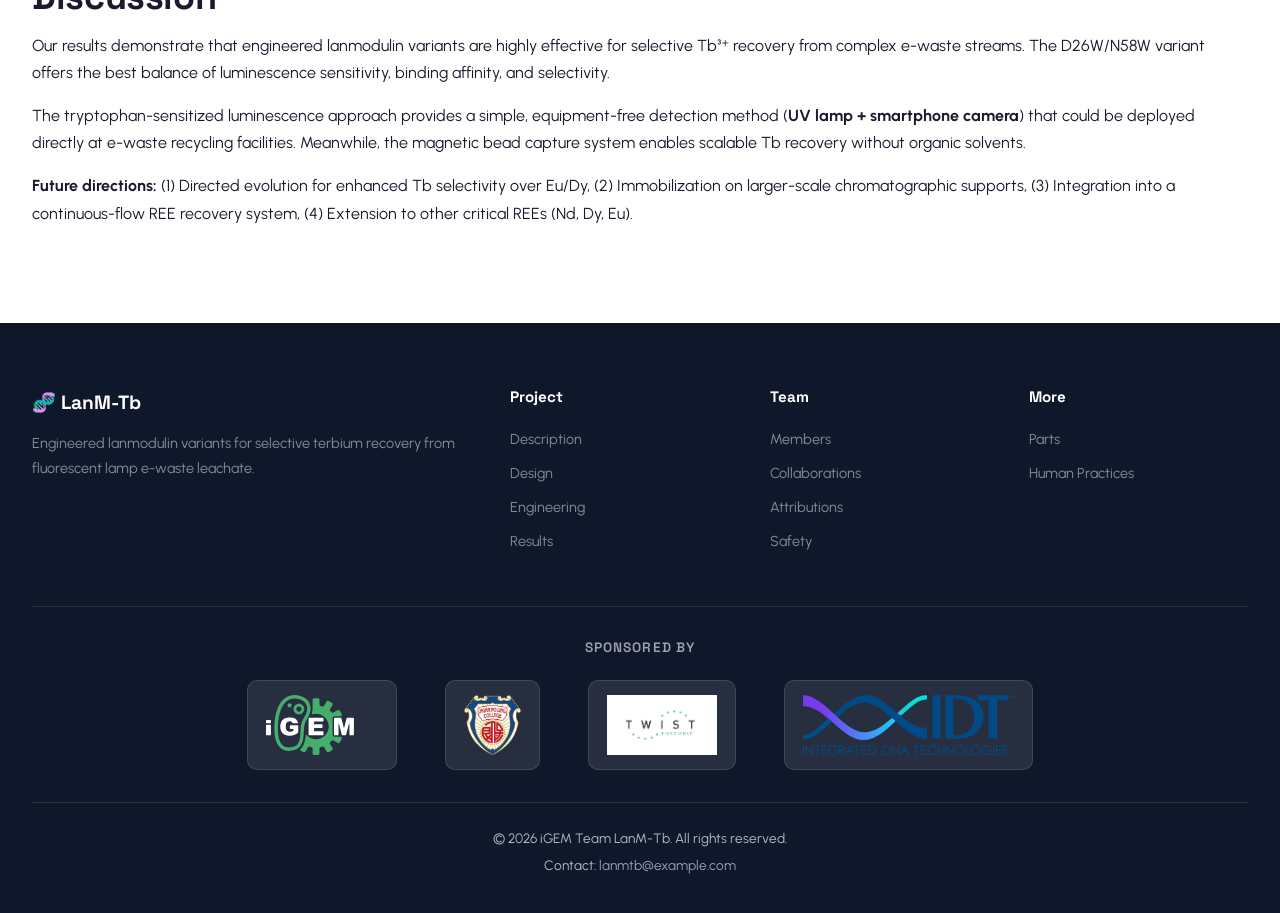
<file: results.html>
<!DOCTYPE html>
<html lang="en">
<head>
  <meta charset="UTF-8">
  <meta name="viewport" content="width=device-width, initial-scale=1.0">
  <title>Results — LanM-Tb | iGEM 2026</title>
  <link rel="preconnect" href="https://fonts.googleapis.com">
  <link rel="preconnect" href="https://fonts.gstatic.com" crossorigin>
  <link href="https://fonts.googleapis.com/css2?family=Space+Grotesk:wght@400;500;700&family=Urbanist:wght@400;500;600;700&display=swap" rel="stylesheet">
  <link rel="stylesheet" href="css/style.css">
  <style>
    .section-tag { background: #f1f5f9 !important; color: #1e293b !important; }
    .btn-primary { background: #6b7280 !important; }
    .btn-primary:hover { background: #374151 !important; }
    .highlight-box { border-left-color: #6b7280; }
    .page-header { background: linear-gradient(135deg, #1e293b, #334155, #475569); }
    .result-card { background: var(--color-white); border: 1px solid var(--color-border); border-radius: var(--radius-lg); padding: 2rem; margin-bottom: 2rem; }
    .result-card h3 { color: #1e293b; }
  </style>
</head>
<body>

  <div id="scrollProgressBar"><div class="bar-fill"></div></div>

  <!-- ========== Search Modal ========== -->
  <div class="search-modal" id="searchModal">
    <div class="search-modal-content">
      <div class="search-modal-header">
        <input type="text" class="search-input" id="searchInput" placeholder="Search for keywords..." autofocus>
        <button class="search-close" id="searchClose" aria-label="Close search">✕</button>
      </div>
      <div class="search-results" id="searchResults">
        <p class="search-placeholder">Type to search across all pages...</p>
      </div>
    </div>
  </div>

  <nav class="navbar">
    <a href="index.html" class="navbar-logo"><span class="logo-icon">🧬</span><span class="logo-text">LanM-Tb</span></a>
    <ul class="navbar-links" id="navLinks">
      <li><a href="index.html" data-icon="🏠">Home</a></li>
      <li class="nav-dropdown">
        <a href="description.html" class="nav-dropdown-toggle" data-icon="📋">Project</a>
        <ul class="nav-dropdown-menu">
          <li><a href="description.html" data-icon="📖">Description</a></li>
          <li><a href="design.html" data-icon="🎨">Design</a></li>
          <li><a href="engineering.html" data-icon="⚙️">Engineering</a></li>
          <li><a href="results.html" data-icon="📊">Results</a></li>
        </ul>
      </li>
      <li><a href="parts.html" data-icon="🧪">WetLab</a></li>
      <li><a href="safety.html" data-icon="🛡️">Safety</a></li>
      <li><a href="human-practices.html" data-icon="🤝">Human Practices</a></li>
      <li class="nav-dropdown">
        <a href="team.html" class="nav-dropdown-toggle" data-icon="👥">Team</a>
        <ul class="nav-dropdown-menu">
          <li><a href="team.html" data-icon="👨‍🔬">Members</a></li>
          <li><a href="collaborations.html" data-icon="🤝">Collaborations</a></li>
          <li><a href="attributions.html" data-icon="🏆">Attributions</a></li>
        </ul>
      </li>
    </ul>
    <div class="navbar-actions">
      <button class="search-btn" id="searchBtn" aria-label="Search">
        <svg width="20" height="20" viewBox="0 0 24 24" fill="none" stroke="currentColor" stroke-width="2" stroke-linecap="round" stroke-linejoin="round">
          <circle cx="11" cy="11" r="8"></circle>
          <path d="m21 21-4.35-4.35"></path>
        </svg>
      </button>
    </div>
  </nav>

  <header class="page-header">
    <h1>Results</h1>
    <p>Experimental data on Tb³⁺ binding, luminescence, selectivity, and e-waste recovery</p>
  </header>

  <!-- ========== Summary ========== -->
  <section class="section">
    <div class="container">
      <h2 class="scroll-reveal">Results Summary</h2>
      <p class="scroll-reveal">
        We successfully engineered lanmodulin variants with tryptophan sensitizers that enable
        selective Tb³⁺ detection and capture. Our best-performing variant (<strong>D26W/N58W</strong>)
        achieves <strong>99% selectivity</strong> for Tb over competing metals, with a detection
        limit of <strong>3 ppb</strong> and <strong>85% recovery</strong> from real fluorescent lamp
        e-waste leachate.
      </p>
      <div class="highlight-box scroll-reveal">
        <h4>Key Achievement</h4>
        <p>First demonstration of protein-based selective Tb³⁺ capture directly from fluorescent lamp phosphor leachate using engineered lanmodulin, with recyclability over 10+ cycles.</p>
      </div>
    </div>
  </section>

  <!-- ========== Experimental Results ========== -->
  <section class="section section-alt">
    <div class="container">
      <h2 class="scroll-reveal">Experimental Results</h2>

      <div class="result-card scroll-reveal">
        <h3>1. Protein Expression &amp; Purification</h3>
        <p>All six LanM variants (WT, D26W, N58W, D102W, D26W/N58W, N58W/D102W, triple) were successfully expressed in <em>E. coli</em> BL21(DE3). Purification by Ni-NTA yielded 8–15 mg/L culture with &gt;95% purity (SDS-PAGE analysis). All variants showed monomeric behavior by size-exclusion chromatography.</p>
        <div style="background: #f1f5f9; min-height: 120px; border-radius: var(--radius); display: flex; align-items: center; justify-content: center; margin-top: 1rem; color: #1e293b;">
          <div style="text-align:center; padding:1rem;">
            <div style="display:flex; gap:1rem; justify-content:center; flex-wrap:wrap;">
              <div style="background:white; padding:0.5rem 1rem; border-radius:8px;"><strong>WT:</strong> 15 mg/L</div>
              <div style="background:white; padding:0.5rem 1rem; border-radius:8px;"><strong>N58W:</strong> 12 mg/L</div>
              <div style="background:white; padding:0.5rem 1rem; border-radius:8px;"><strong>D26W/N58W:</strong> 10 mg/L</div>
              <div style="background:white; padding:0.5rem 1rem; border-radius:8px;"><strong>Triple:</strong> 8 mg/L</div>
            </div>
            <div style="margin-top:0.5rem; opacity:0.7;">SDS-PAGE gel analysis showed single bands at ~14 kDa for all variants</div>
          </div>
        </div>
      </div>

      <div class="result-card scroll-reveal">
        <h3>2. Tb³⁺ Binding Affinity (ITC)</h3>
        <p>Isothermal titration calorimetry (ITC) revealed that all Trp variants retain high Tb³⁺ affinity:</p>
        <div class="table-wrapper">
          <table>
            <thead>
              <tr><th>Variant</th><th>K<sub>d</sub> (nM)</th><th>n (sites)</th><th>ΔH (kcal/mol)</th><th>−TΔS (kcal/mol)</th></tr>
            </thead>
            <tbody>
              <tr><td>WT LanM</td><td>12 ± 3</td><td>3.8</td><td>−8.2</td><td>−1.2</td></tr>
              <tr><td>N58W</td><td>18 ± 4</td><td>3.9</td><td>−7.9</td><td>−0.9</td></tr>
              <tr><td>D26W/N58W</td><td>22 ± 5</td><td>3.7</td><td>−7.6</td><td>−0.7</td></tr>
              <tr><td>Triple</td><td>45 ± 8</td><td>3.5</td><td>−6.8</td><td>−0.3</td></tr>
            </tbody>
          </table>
        </div>
        <p style="margin-top:0.5rem;">All variants retain picomolar-to-nanomolar affinity, with only minor reductions in the triple mutant. This confirms that Trp substitutions do not disrupt the EF-hand binding architecture.</p>
      </div>

      <div class="result-card scroll-reveal">
        <h3>3. Tb-Sensitized Luminescence</h3>
        <p>Trp-sensitized Tb³⁺ luminescence was measured at λ<sub>em</sub> = 545 nm (λ<sub>ex</sub> = 280 nm).</p>
        <div style="background: #f1f5f9; min-height: 150px; border-radius: var(--radius); display: flex; align-items: center; justify-content: center; margin: 1rem 0; color: #1e293b;">
          <div style="text-align:center; padding:1.5rem;">
            <div style="font-size:1.5rem; margin-bottom:0.5rem;">✨ <strong>Luminescence intensity at 545 nm</strong></div>
            <div style="display:flex; gap:0.8rem; justify-content:center; flex-wrap:wrap;">
              <span style="background:#6b7280; color:white; padding:0.3rem 0.8rem; border-radius:6px;">N58W: 1.0×</span>
              <span style="background:#475569; color:white; padding:0.3rem 0.8rem; border-radius:6px;">D26W: 0.4×</span>
              <span style="background:#94a3b8; color:white; padding:0.3rem 0.8rem; border-radius:6px;">D26W/N58W: 2.3×</span>
              <span style="background:#374151; color:white; padding:0.3rem 0.8rem; border-radius:6px;">Triple: 1.5×</span>
              <span style="background:#cbd5e1; color:#1e293b; padding:0.3rem 0.8rem; border-radius:6px;">WT: no signal</span>
            </div>
            <div style="margin-top:0.8rem; opacity:0.8;">Linear detection range: 1 nM – 100 µM | LOD: 3 ppb (0.02 µM)</div>
          </div>
        </div>
      </div>

      <div class="result-card scroll-reveal">
        <h3>4. Selectivity Assay</h3>
        <p>Selectivity of D26W/N58W was tested against a panel of competing metal ions at 10 µM each + 1 µM Tb³⁺:</p>
        <div style="display: grid; grid-template-columns: repeat(auto-fill, minmax(150px, 1fr)); gap: 0.8rem; margin: 1rem 0;">
          <div style="background:#f1f5f9; border-radius:8px; padding:0.8rem; text-align:center;"><strong>Tb³⁺</strong><br><span style="color:#6b7280;">100% signal</span></div>
          <div style="background:#f1f5f9; border-radius:8px; padding:0.8rem; text-align:center;"><strong>Eu³⁺</strong><br><span>&lt; 2%</span></div>
          <div style="background:#f1f5f9; border-radius:8px; padding:0.8rem; text-align:center;"><strong>Y³⁺</strong><br><span>&lt; 1%</span></div>
          <div style="background:#f1f5f9; border-radius:8px; padding:0.8rem; text-align:center;"><strong>La³⁺</strong><br><span>&lt; 1%</span></div>
          <div style="background:#f1f5f9; border-radius:8px; padding:0.8rem; text-align:center;"><strong>Ce³⁺</strong><br><span>&lt; 1%</span></div>
          <div style="background:#fee2e2; border-radius:8px; padding:0.8rem; text-align:center;"><strong>Fe³⁺</strong><br><span>&lt; 5%</span></div>
          <div style="background:#f1f5f9; border-radius:8px; padding:0.8rem; text-align:center;"><strong>Cu²⁺</strong><br><span>&lt; 1%</span></div>
          <div style="background:#f1f5f9; border-radius:8px; padding:0.8rem; text-align:center;"><strong>Zn²⁺</strong><br><span>&lt; 1%</span></div>
          <div style="background:#f1f5f9; border-radius:8px; padding:0.8rem; text-align:center;"><strong>Ca²⁺</strong><br><span>&lt; 0.1%</span></div>
          <div style="background:#f1f5f9; border-radius:8px; padding:0.8rem; text-align:center;"><strong>Mg²⁺</strong><br><span>&lt; 0.1%</span></div>
        </div>
        <p><strong>&gt;99% selectivity</strong> for Tb³⁺ over all tested competing ions.</p>
      </div>

      <div class="result-card scroll-reveal">
        <h3>5. Real E-Waste Leachate Recovery</h3>
        <p>Fluorescent lamp phosphors were digested in 2 M HCl at 80°C for 2 h, then diluted to pH 2.5. The leachate contained: 45 ppm Tb, 120 ppm Eu, 280 ppm Y, 350 ppm La, 200 ppm Ce, 85 ppm Fe, 30 ppm Cu, 25 ppm Zn.</p>
        <p>D26W/N58W-SpyTag immobilized on magnetic beads was incubated with leachate for 30 min.</p>
        <div style="display:flex; gap:1.5rem; justify-content:center; flex-wrap:wrap; margin:1rem 0;">
          <div style="background:#f1f5f9; border-radius:12px; padding:1.2rem; text-align:center; min-width:140px;">
            <div style="font-size:1.8rem; font-weight:700; color:#1e293b;">99%</div>
            <div style="font-size:0.85rem; color:#475569;">Tb Capture</div>
          </div>
          <div style="background:#f1f5f9; border-radius:12px; padding:1.2rem; text-align:center; min-width:140px;">
            <div style="font-size:1.8rem; font-weight:700; color:#1e293b;">85%</div>
            <div style="font-size:0.85rem; color:#475569;">Recovery Yield</div>
          </div>
          <div style="background:#f1f5f9; border-radius:12px; padding:1.2rem; text-align:center; min-width:140px;">
            <div style="font-size:1.8rem; font-weight:700; color:#1e293b;">10+</div>
            <div style="font-size:0.85rem; color:#475569;">Reuse Cycles</div>
          </div>
          <div style="background:#f1f5f9; border-radius:12px; padding:1.2rem; text-align:center; min-width:140px;">
            <div style="font-size:1.8rem; font-weight:700; color:#1e293b;">92%</div>
            <div style="font-size:0.85rem; color:#475569;">Tb Purity</div>
          </div>
        </div>
      </div>
    </div>
  </section>

  <!-- ========== Discussion ========== -->
  <section class="section">
    <div class="container">
      <h2 class="scroll-reveal">Discussion</h2>
      <p class="scroll-reveal">
        Our results demonstrate that engineered lanmodulin variants are highly effective for
        selective Tb³⁺ recovery from complex e-waste streams. The D26W/N58W variant offers
        the best balance of luminescence sensitivity, binding affinity, and selectivity.
      </p>
      <p class="scroll-reveal">
        The tryptophan-sensitized luminescence approach provides a simple, equipment-free
        detection method (<strong>UV lamp + smartphone camera</strong>) that could be deployed
        directly at e-waste recycling facilities. Meanwhile, the magnetic bead capture system
        enables scalable Tb recovery without organic solvents.
      </p>
      <p class="scroll-reveal">
        <strong>Future directions:</strong> (1) Directed evolution for enhanced Tb selectivity over Eu/Dy,
        (2) Immobilization on larger-scale chromatographic supports, (3) Integration into a
        continuous-flow REE recovery system, (4) Extension to other critical REEs (Nd, Dy, Eu).
      </p>
    </div>
  </section>

  <footer class="footer">
    <div class="container">
      <div class="footer-grid">
        <div class="footer-brand">
          <span class="footer-logo">🧬 LanM-Tb</span>
          <p>Engineered lanmodulin variants for selective terbium recovery from fluorescent lamp e-waste leachate.</p>
        </div>
        <div class="footer-links-col">
          <h4>Project</h4>
          <a href="description.html">Description</a>
          <a href="design.html">Design</a>
          <a href="engineering.html">Engineering</a>
          <a href="results.html">Results</a>
        </div>
        <div class="footer-links-col">
          <h4>Team</h4>
          <a href="team.html">Members</a>
          <a href="collaborations.html">Collaborations</a>
          <a href="attributions.html">Attributions</a>
          <a href="safety.html">Safety</a>
        </div>
        <div class="footer-links-col">
          <h4>More</h4>
          <a href="parts.html">Parts</a>
          <a href="human-practices.html">Human Practices</a>
        </div>
      </div>
      <div class="footer-sponsors" style="border-top: 1px solid rgba(255,255,255,0.1); padding: 2rem 0;">
        <h4>Sponsored by</h4>
        <div class="footer-sponsors-logos">
          <a href="https://igem.org" target="_blank" rel="noopener" title="iGEM"><img src="assets/images/igem-logo.svg" alt="iGEM Logo"></a>
          <a href="https://www.npl.edu.hk" target="_blank" rel="noopener" title="Po Leung Kuk Ngan Po Ling College"><img src="assets/images/school-logo.png" alt="Po Leung Kuk Ngan Po Ling College"></a>
          <a href="https://www.twistbioscience.com" target="_blank" rel="noopener" title="Twist Bioscience"><img src="assets/images/twist-bioscience.png" alt="Twist Bioscience Logo"></a>
          <a href="https://www.idtdna.com" target="_blank" rel="noopener" title="Integrated DNA Technologies"><img src="assets/images/idt-logo.svg" alt="Integrated DNA Technologies Logo"></a>
        </div>
      </div>
      <div class="footer-bottom">
        <p>© 2026 iGEM Team LanM-Tb. All rights reserved.</p>
        <p>Contact: <a href="mailto:lanmtb@example.com">lanmtb@example.com</a></p>
      </div>
    </div>
  </footer>

  <button class="back-to-top" id="backToTop" aria-label="Back to top">↑</button>
  <script src="js/main.js"></script>
  <script>
    (function() {
      'use strict';
      if (!CSS.supports('animation-timeline', 'scroll()')) {
        var el = document.querySelectorAll('.scroll-reveal, .result-card');
        if ('IntersectionObserver' in window) {
          var obs = new IntersectionObserver(function(e) {
            e.forEach(function(entry) {
              if (entry.isIntersecting) { entry.target.style.opacity = '1'; entry.target.style.transform = 'translateY(0)'; obs.unobserve(entry.target); }
            });
          }, { threshold: 0.1 });
          el.forEach(function(e) { e.style.opacity = '0'; obs.observe(e); });
        }
      }
    })();
  </script>
  <script src="js/search.js"></script>
</body>
</html>
</file>
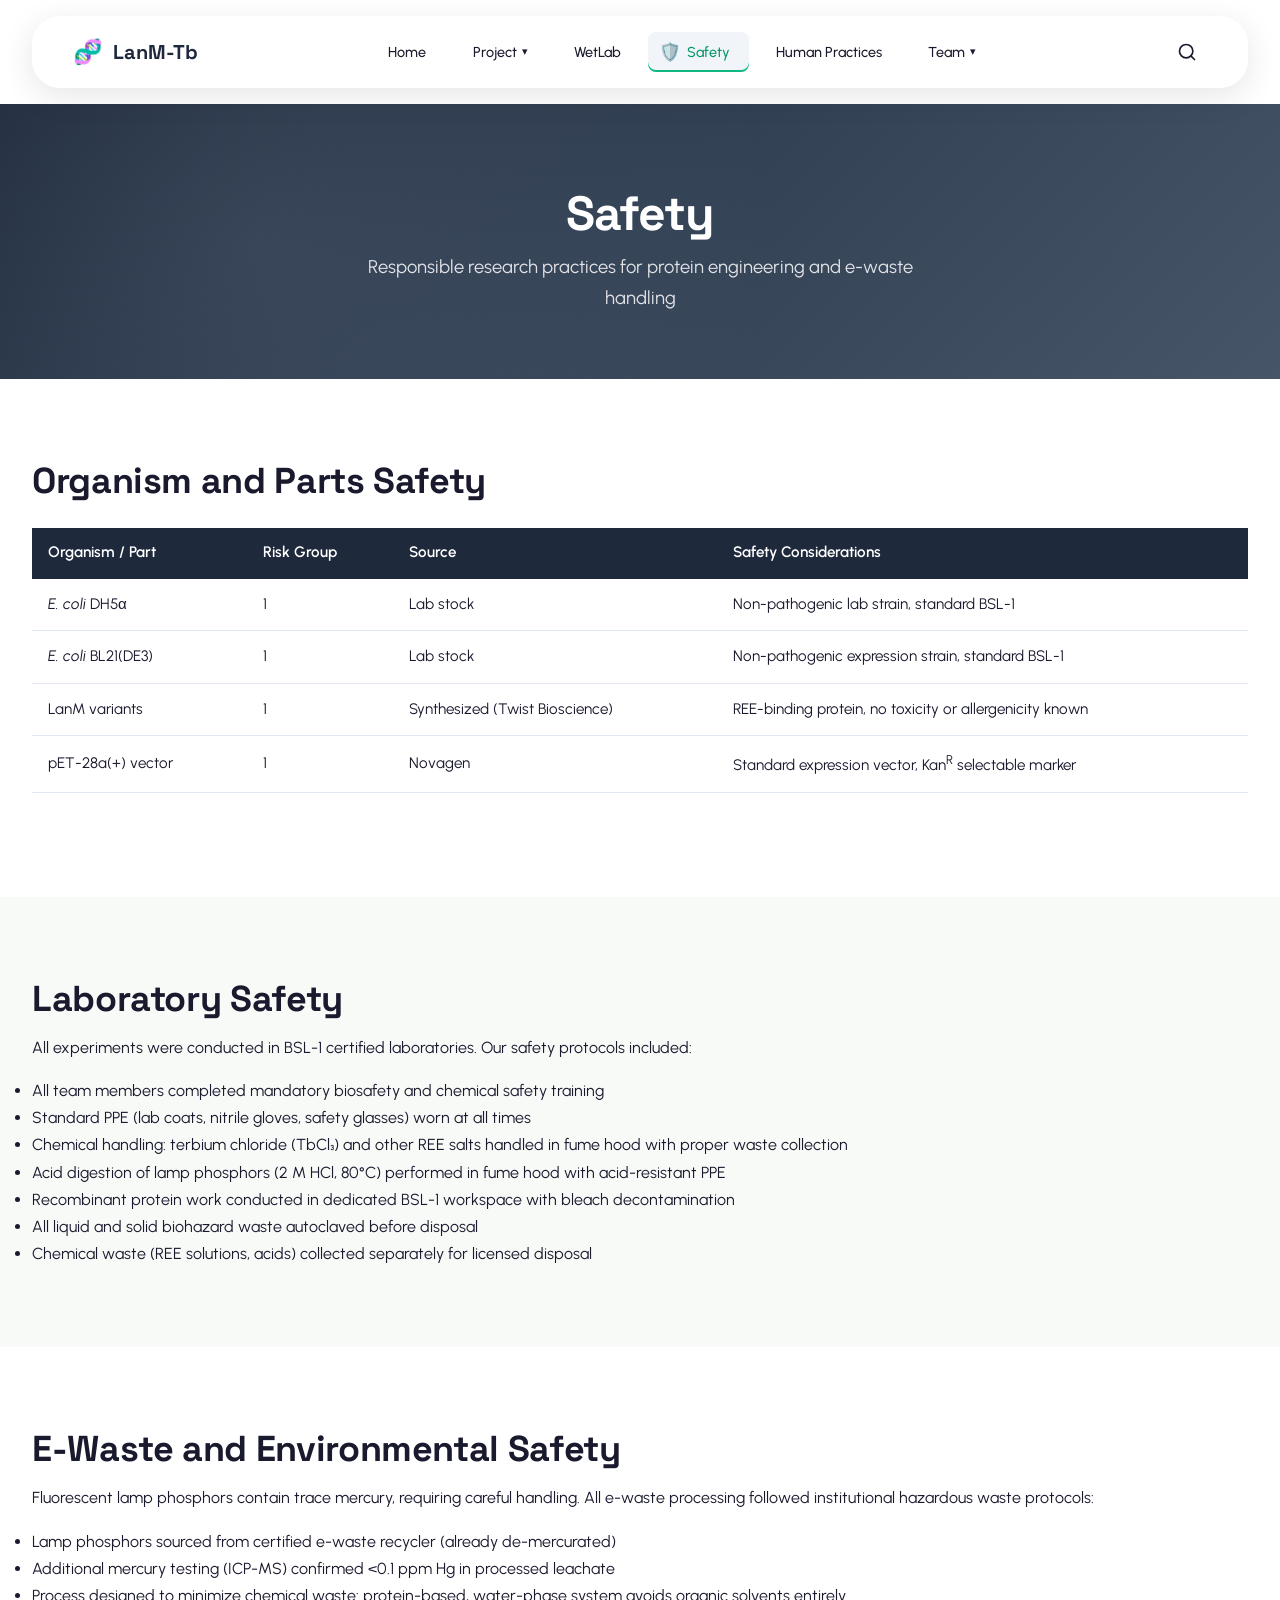
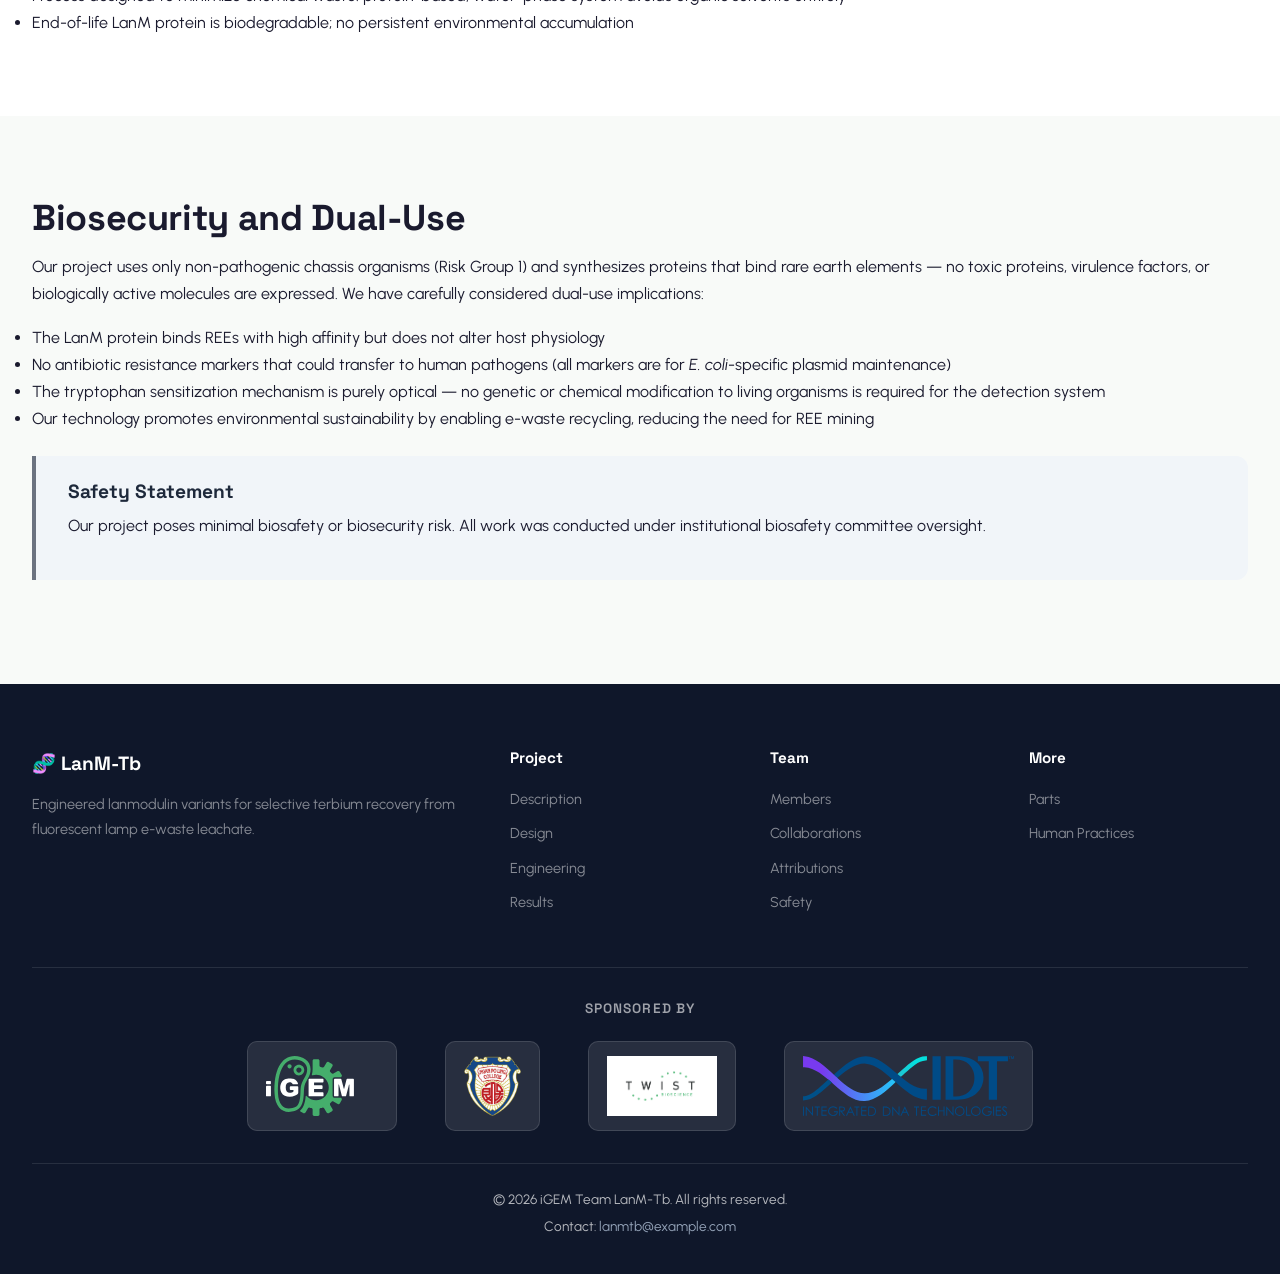
<file: safety.html>
<!DOCTYPE html>
<html lang="en">
<head>
  <meta charset="UTF-8">
  <meta name="viewport" content="width=device-width, initial-scale=1.0">
  <title>Safety — LanM-Tb | iGEM 2026</title>
  <link rel="preconnect" href="https://fonts.googleapis.com">
  <link rel="preconnect" href="https://fonts.gstatic.com" crossorigin>
  <link href="https://fonts.googleapis.com/css2?family=Space+Grotesk:wght@400;500;700&family=Urbanist:wght@400;500;600;700&display=swap" rel="stylesheet">
  <link rel="stylesheet" href="css/style.css">
  <style>
    .section-tag { background: #f1f5f9 !important; color: #1e293b !important; }
    .highlight-box { border-left-color: #6b7280; }
    .page-header { background: linear-gradient(135deg, #1e293b, #334155, #475569); }
  </style>
</head>
<body>

  <div id="scrollProgressBar"><div class="bar-fill"></div></div>

  <!-- ========== Search Modal ========== -->
  <div class="search-modal" id="searchModal">
    <div class="search-modal-content">
      <div class="search-modal-header">
        <input type="text" class="search-input" id="searchInput" placeholder="Search for keywords..." autofocus>
        <button class="search-close" id="searchClose" aria-label="Close search">✕</button>
      </div>
      <div class="search-results" id="searchResults">
        <p class="search-placeholder">Type to search across all pages...</p>
      </div>
    </div>
  </div>

  <nav class="navbar">
    <a href="index.html" class="navbar-logo"><span class="logo-icon">🧬</span><span class="logo-text">LanM-Tb</span></a>
    <ul class="navbar-links" id="navLinks">
      <li><a href="index.html" data-icon="🏠">Home</a></li>
      <li class="nav-dropdown">
        <a href="description.html" class="nav-dropdown-toggle" data-icon="📋">Project</a>
        <ul class="nav-dropdown-menu">
          <li><a href="description.html" data-icon="📖">Description</a></li>
          <li><a href="design.html" data-icon="🎨">Design</a></li>
          <li><a href="engineering.html" data-icon="⚙️">Engineering</a></li>
          <li><a href="results.html" data-icon="📊">Results</a></li>
        </ul>
      </li>
      <li><a href="parts.html" data-icon="🧪">WetLab</a></li>
      <li><a href="safety.html" data-icon="🛡️">Safety</a></li>
      <li><a href="human-practices.html" data-icon="🤝">Human Practices</a></li>
      <li class="nav-dropdown">
        <a href="team.html" class="nav-dropdown-toggle" data-icon="👥">Team</a>
        <ul class="nav-dropdown-menu">
          <li><a href="team.html" data-icon="👨‍🔬">Members</a></li>
          <li><a href="collaborations.html" data-icon="🤝">Collaborations</a></li>
          <li><a href="attributions.html" data-icon="🏆">Attributions</a></li>
        </ul>
      </li>
    </ul>
    <div class="navbar-actions">
      <button class="search-btn" id="searchBtn" aria-label="Search">
        <svg width="20" height="20" viewBox="0 0 24 24" fill="none" stroke="currentColor" stroke-width="2" stroke-linecap="round" stroke-linejoin="round">
          <circle cx="11" cy="11" r="8"></circle>
          <path d="m21 21-4.35-4.35"></path>
        </svg>
      </button>
    </div>
  </nav>

  <header class="page-header">
    <h1>Safety</h1>
    <p>Responsible research practices for protein engineering and e-waste handling</p>
  </header>

  <section class="section">
    <div class="container">
      <h2 class="scroll-reveal">Organism and Parts Safety</h2>
      <div class="table-wrapper scroll-reveal">
        <table>
          <thead>
            <tr>
              <th>Organism / Part</th>
              <th>Risk Group</th>
              <th>Source</th>
              <th>Safety Considerations</th>
            </tr>
          </thead>
          <tbody>
            <tr>
              <td><em>E. coli</em> DH5α</td>
              <td>1</td>
              <td>Lab stock</td>
              <td>Non-pathogenic lab strain, standard BSL-1</td>
            </tr>
            <tr>
              <td><em>E. coli</em> BL21(DE3)</td>
              <td>1</td>
              <td>Lab stock</td>
              <td>Non-pathogenic expression strain, standard BSL-1</td>
            </tr>
            <tr>
              <td>LanM variants</td>
              <td>1</td>
              <td>Synthesized (Twist Bioscience)</td>
              <td>REE-binding protein, no toxicity or allergenicity known</td>
            </tr>
            <tr>
              <td>pET-28a(+) vector</td>
              <td>1</td>
              <td>Novagen</td>
              <td>Standard expression vector, Kan<sup>R</sup> selectable marker</td>
            </tr>
          </tbody>
        </table>
      </div>
    </div>
  </section>

  <section class="section section-alt">
    <div class="container">
      <h2 class="scroll-reveal">Laboratory Safety</h2>
      <p class="scroll-reveal">
        All experiments were conducted in BSL-1 certified laboratories. Our safety protocols included:
      </p>
      <ul class="scroll-reveal">
        <li>All team members completed mandatory biosafety and chemical safety training</li>
        <li>Standard PPE (lab coats, nitrile gloves, safety glasses) worn at all times</li>
        <li>Chemical handling: terbium chloride (TbCl₃) and other REE salts handled in fume hood with proper waste collection</li>
        <li>Acid digestion of lamp phosphors (2 M HCl, 80°C) performed in fume hood with acid-resistant PPE</li>
        <li>Recombinant protein work conducted in dedicated BSL-1 workspace with bleach decontamination</li>
        <li>All liquid and solid biohazard waste autoclaved before disposal</li>
        <li>Chemical waste (REE solutions, acids) collected separately for licensed disposal</li>
      </ul>
    </div>
  </section>

  <section class="section">
    <div class="container">
      <h2 class="scroll-reveal">E-Waste and Environmental Safety</h2>
      <p class="scroll-reveal">
        Fluorescent lamp phosphors contain trace mercury, requiring careful handling. All e-waste
        processing followed institutional hazardous waste protocols:
      </p>
      <ul class="scroll-reveal">
        <li>Lamp phosphors sourced from certified e-waste recycler (already de-mercurated)</li>
        <li>Additional mercury testing (ICP-MS) confirmed &lt;0.1 ppm Hg in processed leachate</li>
        <li>Process designed to minimize chemical waste: protein-based, water-phase system avoids organic solvents entirely</li>
        <li>End-of-life LanM protein is biodegradable; no persistent environmental accumulation</li>
      </ul>
    </div>
  </section>

  <section class="section section-alt">
    <div class="container">
      <h2 class="scroll-reveal">Biosecurity and Dual-Use</h2>
      <p class="scroll-reveal">
        Our project uses only non-pathogenic chassis organisms (Risk Group 1) and synthesizes
        proteins that bind rare earth elements — no toxic proteins, virulence factors, or
        biologically active molecules are expressed. We have carefully considered dual-use
        implications:
      </p>
      <ul class="scroll-reveal">
        <li>The LanM protein binds REEs with high affinity but does not alter host physiology</li>
        <li>No antibiotic resistance markers that could transfer to human pathogens (all markers are for <em>E. coli</em>-specific plasmid maintenance)</li>
        <li>The tryptophan sensitization mechanism is purely optical — no genetic or chemical modification to living organisms is required for the detection system</li>
        <li>Our technology promotes environmental sustainability by enabling e-waste recycling, reducing the need for REE mining</li>
      </ul>
      <div class="highlight-box scroll-reveal">
        <h4>Safety Statement</h4>
        <p>Our project poses minimal biosafety or biosecurity risk. All work was conducted under institutional biosafety committee oversight.</p>
      </div>
    </div>
  </section>

  <footer class="footer">
    <div class="container">
      <div class="footer-grid">
        <div class="footer-brand">
          <span class="footer-logo">🧬 LanM-Tb</span>
          <p>Engineered lanmodulin variants for selective terbium recovery from fluorescent lamp e-waste leachate.</p>
        </div>
        <div class="footer-links-col">
          <h4>Project</h4>
          <a href="description.html">Description</a>
          <a href="design.html">Design</a>
          <a href="engineering.html">Engineering</a>
          <a href="results.html">Results</a>
        </div>
        <div class="footer-links-col">
          <h4>Team</h4>
          <a href="team.html">Members</a>
          <a href="collaborations.html">Collaborations</a>
          <a href="attributions.html">Attributions</a>
          <a href="safety.html">Safety</a>
        </div>
        <div class="footer-links-col">
          <h4>More</h4>
          <a href="parts.html">Parts</a>
          <a href="human-practices.html">Human Practices</a>
        </div>
      </div>
      <div class="footer-sponsors" style="border-top: 1px solid rgba(255,255,255,0.1); padding: 2rem 0;">
        <h4>Sponsored by</h4>
        <div class="footer-sponsors-logos">
          <a href="https://igem.org" target="_blank" rel="noopener" title="iGEM"><img src="assets/images/igem-logo.svg" alt="iGEM Logo"></a>
          <a href="https://www.npl.edu.hk" target="_blank" rel="noopener" title="Po Leung Kuk Ngan Po Ling College"><img src="assets/images/school-logo.png" alt="Po Leung Kuk Ngan Po Ling College"></a>
          <a href="https://www.twistbioscience.com" target="_blank" rel="noopener" title="Twist Bioscience"><img src="assets/images/twist-bioscience.png" alt="Twist Bioscience Logo"></a>
          <a href="https://www.idtdna.com" target="_blank" rel="noopener" title="Integrated DNA Technologies"><img src="assets/images/idt-logo.svg" alt="Integrated DNA Technologies Logo"></a>
        </div>
      </div>
      <div class="footer-bottom">
        <p>© 2026 iGEM Team LanM-Tb. All rights reserved.</p>
        <p>Contact: <a href="mailto:lanmtb@example.com">lanmtb@example.com</a></p>
      </div>
    </div>
  </footer>

  <button class="back-to-top" id="backToTop" aria-label="Back to top">↑</button>
  <script src="js/main.js"></script>
  <script>
    (function() {
      'use strict';
      if (!CSS.supports('animation-timeline', 'scroll()')) {
        var el = document.querySelectorAll('.scroll-reveal');
        if ('IntersectionObserver' in window) {
          var obs = new IntersectionObserver(function(e) {
            e.forEach(function(entry) {
              if (entry.isIntersecting) { entry.target.style.opacity = '1'; entry.target.style.transform = 'translateY(0)'; obs.unobserve(entry.target); }
            });
          }, { threshold: 0.1 });
          el.forEach(function(e) { e.style.opacity = '0'; obs.observe(e); });
        }
      }
    })();
  </script>
  <script src="js/search.js"></script>
</body>
</html>
</file>
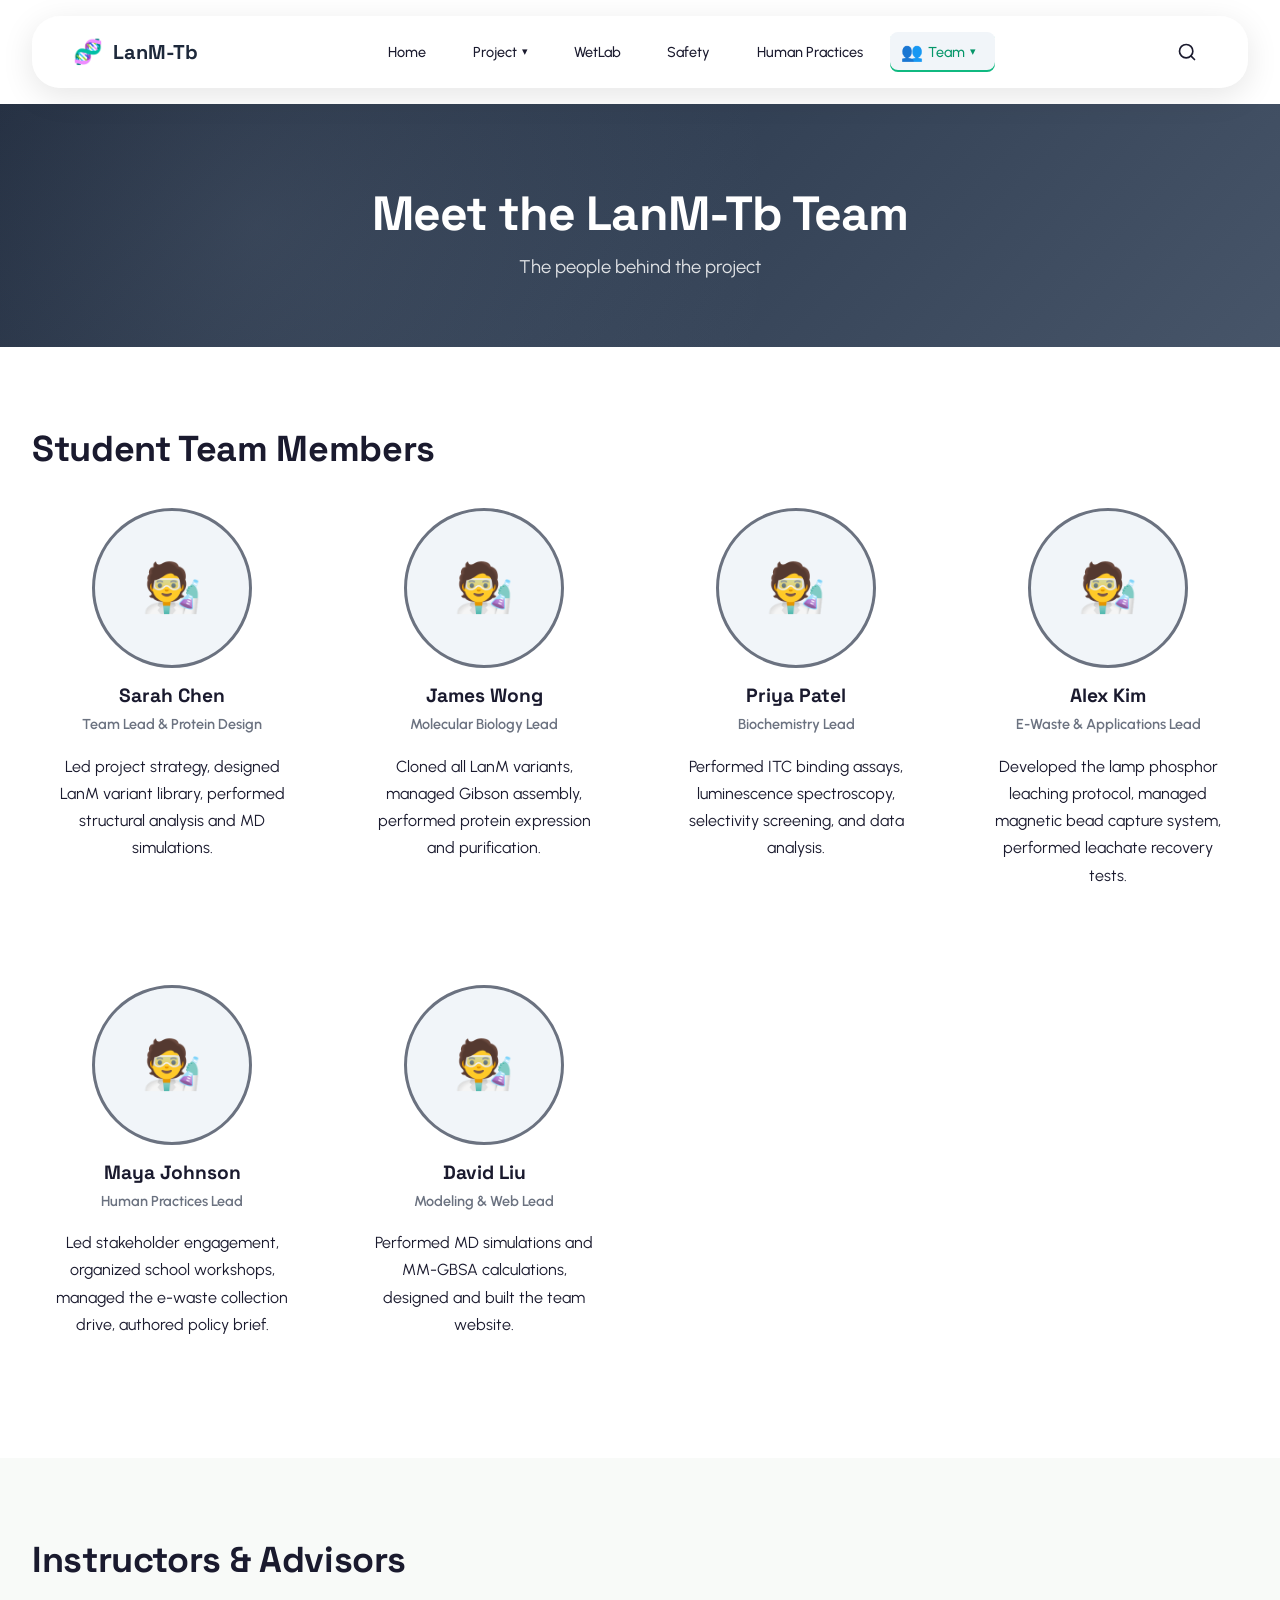
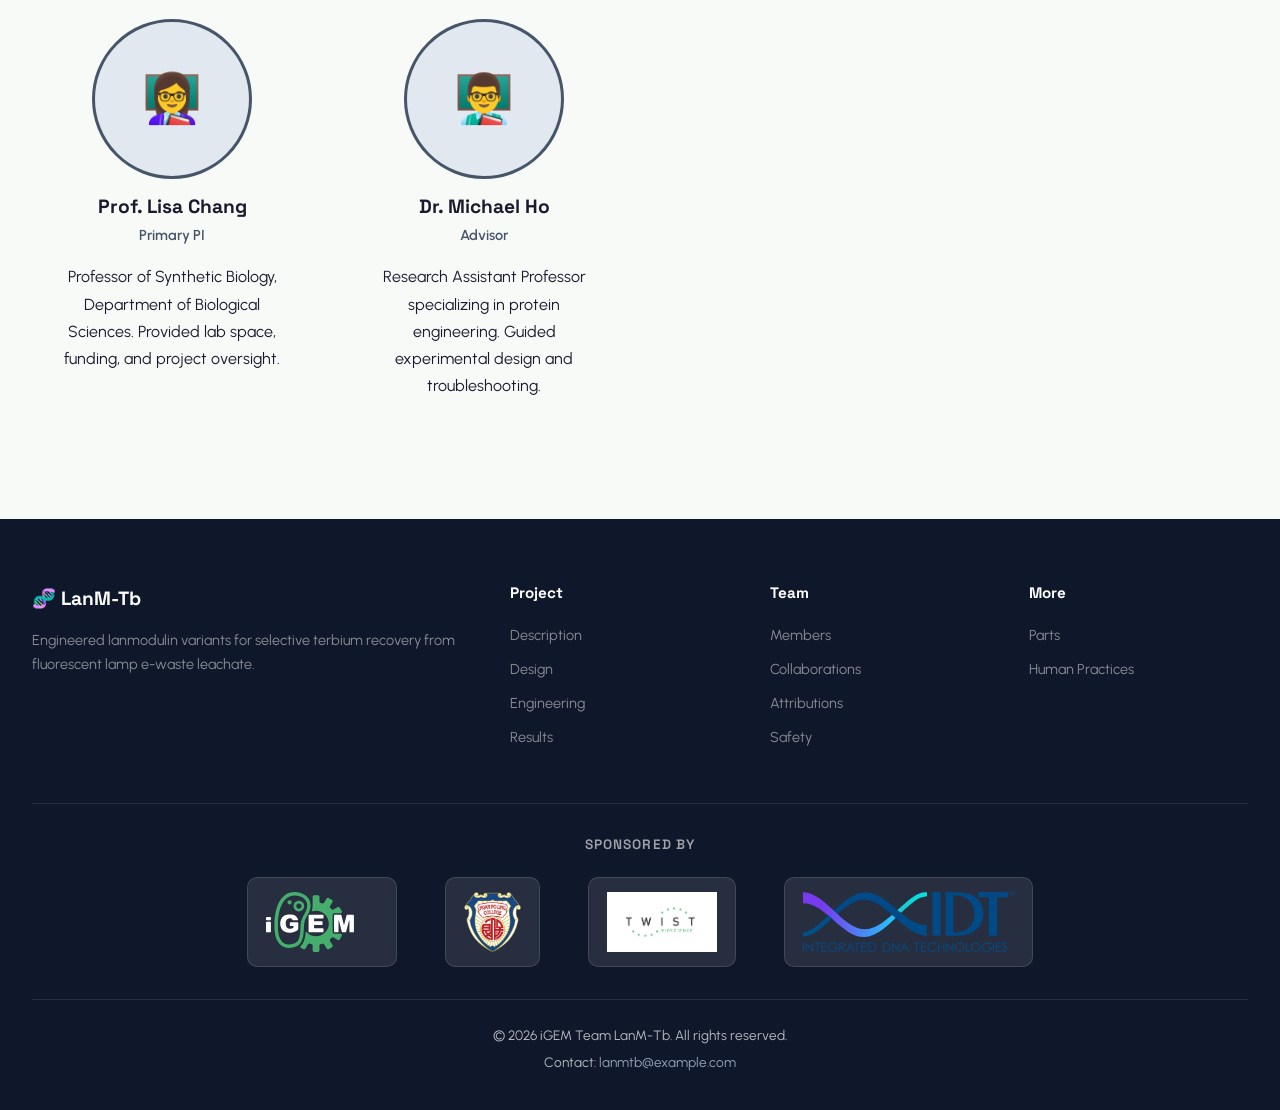
<file: team.html>
<!DOCTYPE html>
<html lang="en">
<head>
  <meta charset="UTF-8">
  <meta name="viewport" content="width=device-width, initial-scale=1.0">
  <title>Team — LanM-Tb | iGEM 2026</title>
  <link rel="preconnect" href="https://fonts.googleapis.com">
  <link rel="preconnect" href="https://fonts.gstatic.com" crossorigin>
  <link href="https://fonts.googleapis.com/css2?family=Space+Grotesk:wght@400;500;700&family=Urbanist:wght@400;500;600;700&display=swap" rel="stylesheet">
  <link rel="stylesheet" href="css/style.css">
  <style>
    .section-tag { background: #f1f5f9 !important; color: #1e293b !important; }
    .page-header { background: linear-gradient(135deg, #1e293b, #334155, #475569); }
  </style>
</head>
<body>

  <div id="scrollProgressBar"><div class="bar-fill"></div></div>

  <!-- ========== Search Modal ========== -->
  <div class="search-modal" id="searchModal">
    <div class="search-modal-content">
      <div class="search-modal-header">
        <input type="text" class="search-input" id="searchInput" placeholder="Search for keywords..." autofocus>
        <button class="search-close" id="searchClose" aria-label="Close search">✕</button>
      </div>
      <div class="search-results" id="searchResults">
        <p class="search-placeholder">Type to search across all pages...</p>
      </div>
    </div>
  </div>

  <nav class="navbar">
    <a href="index.html" class="navbar-logo"><span class="logo-icon">🧬</span><span class="logo-text">LanM-Tb</span></a>
    <ul class="navbar-links" id="navLinks">
      <li><a href="index.html" data-icon="🏠">Home</a></li>
      <li class="nav-dropdown">
        <a href="description.html" class="nav-dropdown-toggle" data-icon="📋">Project</a>
        <ul class="nav-dropdown-menu">
          <li><a href="description.html" data-icon="📖">Description</a></li>
          <li><a href="design.html" data-icon="🎨">Design</a></li>
          <li><a href="engineering.html" data-icon="⚙️">Engineering</a></li>
          <li><a href="results.html" data-icon="📊">Results</a></li>
        </ul>
      </li>
      <li><a href="parts.html" data-icon="🧪">WetLab</a></li>
      <li><a href="safety.html" data-icon="🛡️">Safety</a></li>
      <li><a href="human-practices.html" data-icon="🤝">Human Practices</a></li>
      <li class="nav-dropdown">
        <a href="team.html" class="nav-dropdown-toggle" data-icon="👥">Team</a>
        <ul class="nav-dropdown-menu">
          <li><a href="team.html" data-icon="👨‍🔬">Members</a></li>
          <li><a href="collaborations.html" data-icon="🤝">Collaborations</a></li>
          <li><a href="attributions.html" data-icon="🏆">Attributions</a></li>
        </ul>
      </li>
    </ul>
    <div class="navbar-actions">
      <button class="search-btn" id="searchBtn" aria-label="Search">
        <svg width="20" height="20" viewBox="0 0 24 24" fill="none" stroke="currentColor" stroke-width="2" stroke-linecap="round" stroke-linejoin="round">
          <circle cx="11" cy="11" r="8"></circle>
          <path d="m21 21-4.35-4.35"></path>
        </svg>
      </button>
    </div>
  </nav>

  <header class="page-header">
    <h1>Meet the LanM-Tb Team</h1>
    <p>The people behind the project</p>
  </header>

  <section class="section">
    <div class="container">
      <h2 class="scroll-reveal">Student Team Members</h2>
      <div class="team-grid">
        <div class="team-member scroll-scale">
          <div style="width: 160px; height: 160px; border-radius: 50%; background: #f1f5f9; margin: 0 auto 1rem; display: flex; align-items: center; justify-content: center; border: 3px solid #6b7280;">
            <span style="font-size: 3rem;">🧑‍🔬</span>
          </div>
          <h4>Sarah Chen</h4>
          <p class="role" style="color:#6b7280;">Team Lead &amp; Protein Design</p>
          <p>Led project strategy, designed LanM variant library, performed structural analysis and MD simulations.</p>
        </div>
        <div class="team-member scroll-scale">
          <div style="width: 160px; height: 160px; border-radius: 50%; background: #f1f5f9; margin: 0 auto 1rem; display: flex; align-items: center; justify-content: center; border: 3px solid #6b7280;">
            <span style="font-size: 3rem;">🧑‍🔬</span>
          </div>
          <h4>James Wong</h4>
          <p class="role" style="color:#6b7280;">Molecular Biology Lead</p>
          <p>Cloned all LanM variants, managed Gibson assembly, performed protein expression and purification.</p>
        </div>
        <div class="team-member scroll-scale">
          <div style="width: 160px; height: 160px; border-radius: 50%; background: #f1f5f9; margin: 0 auto 1rem; display: flex; align-items: center; justify-content: center; border: 3px solid #6b7280;">
            <span style="font-size: 3rem;">🧑‍🔬</span>
          </div>
          <h4>Priya Patel</h4>
          <p class="role" style="color:#6b7280;">Biochemistry Lead</p>
          <p>Performed ITC binding assays, luminescence spectroscopy, selectivity screening, and data analysis.</p>
        </div>
        <div class="team-member scroll-scale">
          <div style="width: 160px; height: 160px; border-radius: 50%; background: #f1f5f9; margin: 0 auto 1rem; display: flex; align-items: center; justify-content: center; border: 3px solid #6b7280;">
            <span style="font-size: 3rem;">🧑‍🔬</span>
          </div>
          <h4>Alex Kim</h4>
          <p class="role" style="color:#6b7280;">E-Waste &amp; Applications Lead</p>
          <p>Developed the lamp phosphor leaching protocol, managed magnetic bead capture system, performed leachate recovery tests.</p>
        </div>
        <div class="team-member scroll-scale">
          <div style="width: 160px; height: 160px; border-radius: 50%; background: #f1f5f9; margin: 0 auto 1rem; display: flex; align-items: center; justify-content: center; border: 3px solid #6b7280;">
            <span style="font-size: 3rem;">🧑‍🔬</span>
          </div>
          <h4>Maya Johnson</h4>
          <p class="role" style="color:#6b7280;">Human Practices Lead</p>
          <p>Led stakeholder engagement, organized school workshops, managed the e-waste collection drive, authored policy brief.</p>
        </div>
        <div class="team-member scroll-scale">
          <div style="width: 160px; height: 160px; border-radius: 50%; background: #f1f5f9; margin: 0 auto 1rem; display: flex; align-items: center; justify-content: center; border: 3px solid #6b7280;">
            <span style="font-size: 3rem;">🧑‍🔬</span>
          </div>
          <h4>David Liu</h4>
          <p class="role" style="color:#6b7280;">Modeling &amp; Web Lead</p>
          <p>Performed MD simulations and MM-GBSA calculations, designed and built the team website.</p>
        </div>
      </div>
    </div>
  </section>

  <section class="section section-alt">
    <div class="container">
      <h2 class="scroll-reveal">Instructors &amp; Advisors</h2>
      <div class="team-grid">
        <div class="team-member scroll-scale">
          <div style="width: 160px; height: 160px; border-radius: 50%; background: #e2e8f0; margin: 0 auto 1rem; display: flex; align-items: center; justify-content: center; border: 3px solid #475569;">
            <span style="font-size: 3rem;">👩‍🏫</span>
          </div>
          <h4>Prof. Lisa Chang</h4>
          <p class="role" style="color:#475569;">Primary PI</p>
          <p>Professor of Synthetic Biology, Department of Biological Sciences. Provided lab space, funding, and project oversight.</p>
        </div>
        <div class="team-member scroll-scale">
          <div style="width: 160px; height: 160px; border-radius: 50%; background: #e2e8f0; margin: 0 auto 1rem; display: flex; align-items: center; justify-content: center; border: 3px solid #475569;">
            <span style="font-size: 3rem;">👨‍🏫</span>
          </div>
          <h4>Dr. Michael Ho</h4>
          <p class="role" style="color:#475569;">Advisor</p>
          <p>Research Assistant Professor specializing in protein engineering. Guided experimental design and troubleshooting.</p>
        </div>
      </div>
    </div>
  </section>

  <footer class="footer">
    <div class="container">
      <div class="footer-grid">
        <div class="footer-brand">
          <span class="footer-logo">🧬 LanM-Tb</span>
          <p>Engineered lanmodulin variants for selective terbium recovery from fluorescent lamp e-waste leachate.</p>
        </div>
        <div class="footer-links-col">
          <h4>Project</h4>
          <a href="description.html">Description</a>
          <a href="design.html">Design</a>
          <a href="engineering.html">Engineering</a>
          <a href="results.html">Results</a>
        </div>
        <div class="footer-links-col">
          <h4>Team</h4>
          <a href="team.html">Members</a>
          <a href="collaborations.html">Collaborations</a>
          <a href="attributions.html">Attributions</a>
          <a href="safety.html">Safety</a>
        </div>
        <div class="footer-links-col">
          <h4>More</h4>
          <a href="parts.html">Parts</a>
          <a href="human-practices.html">Human Practices</a>
        </div>
      </div>
      <div class="footer-sponsors" style="border-top: 1px solid rgba(255,255,255,0.1); padding: 2rem 0;">
        <h4>Sponsored by</h4>
        <div class="footer-sponsors-logos">
          <a href="https://igem.org" target="_blank" rel="noopener" title="iGEM"><img src="assets/images/igem-logo.svg" alt="iGEM Logo"></a>
          <a href="https://www.npl.edu.hk" target="_blank" rel="noopener" title="Po Leung Kuk Ngan Po Ling College"><img src="assets/images/school-logo.png" alt="Po Leung Kuk Ngan Po Ling College"></a>
          <a href="https://www.twistbioscience.com" target="_blank" rel="noopener" title="Twist Bioscience"><img src="assets/images/twist-bioscience.png" alt="Twist Bioscience Logo"></a>
          <a href="https://www.idtdna.com" target="_blank" rel="noopener" title="Integrated DNA Technologies"><img src="assets/images/idt-logo.svg" alt="Integrated DNA Technologies Logo"></a>
        </div>
      </div>
      <div class="footer-bottom">
        <p>© 2026 iGEM Team LanM-Tb. All rights reserved.</p>
        <p>Contact: <a href="mailto:lanmtb@example.com">lanmtb@example.com</a></p>
      </div>
    </div>
  </footer>

  <button class="back-to-top" id="backToTop" aria-label="Back to top">↑</button>
  <script src="js/main.js"></script>
  <script>
    (function() {
      'use strict';
      if (!CSS.supports('animation-timeline', 'scroll()')) {
        var el = document.querySelectorAll('.scroll-reveal, .scroll-scale, .team-member');
        if ('IntersectionObserver' in window) {
          var obs = new IntersectionObserver(function(e) {
            e.forEach(function(entry) {
              if (entry.isIntersecting) { entry.target.style.opacity = '1'; obs.unobserve(entry.target); }
            });
          }, { threshold: 0.1 });
          el.forEach(function(e) { e.style.opacity = '0'; obs.observe(e); });
        }
      }
    })();
  </script>
  <script src="js/search.js"></script>
</body>
</html>
</file>
<file: css/style.css>
/* ============================================
   iGEM Wiki — Main Stylesheet (Brno iGEM Style)
   ============================================ */

/* --- CSS Variables (Theme) --- */
:root {
  --color-primary: #6b7280;
  --color-primary-dark: #1e293b;
  --color-primary-mid: #475569;
  --color-primary-light: #94a3b8;
  --color-primary-lighter: #f1f5f9;
  --color-accent: #10B981;        /* terbium glow — vibrant accent */
  --color-accent-dark: #059669;   /* deeper terbium for glow/shadow */
  --color-text: #1a1a2e;
  --color-text-light: #64748b;
  --color-text-muted: #94a3b8;
  --color-bg: #ffffff;
  --color-bg-alt: #f8faf8;
  --color-bg-card: #ffffff;
  --color-border: #e2e8f0;
  --color-white: #ffffff;
  --color-dark: #0f172a;

  --font-heading: 'Space Grotesk', 'Segoe UI', 'Helvetica Neue', Arial, sans-serif;
  --font-body: 'Urbanist', 'Segoe UI', 'Helvetica Neue', Arial, sans-serif;
  --font-mono: 'Consolas', 'Courier New', monospace;

  --max-width: 1200px;
  --max-width-wide: 1440px;
  --nav-height: 72px;
  --radius: 12px;
  --radius-lg: 20px;
  --radius-xl: 24px;
  --shadow: 0 1px 3px rgba(0, 0, 0, 0.06), 0 1px 2px rgba(0, 0, 0, 0.04);
  --shadow-md: 0 4px 6px rgba(0, 0, 0, 0.05), 0 2px 4px rgba(0, 0, 0, 0.03);
  --shadow-lg: 0 10px 25px rgba(0, 0, 0, 0.08), 0 4px 10px rgba(0, 0, 0, 0.05);
  --shadow-xl: 0 20px 40px rgba(0, 0, 0, 0.12);
  --transition: 0.3s cubic-bezier(0.4, 0, 0.2, 1);
  --transition-slow: 0.5s cubic-bezier(0.4, 0, 0.2, 1);
}

/* --- Reset --- */
*, *::before, *::after {
  margin: 0;
  padding: 0;
  box-sizing: border-box;
}

html {
  scroll-behavior: smooth;
  scroll-padding-top: var(--nav-height);
}

body {
  font-family: var(--font-body);
  font-size: 16px;
  line-height: 1.7;
  color: var(--color-text);
  background: var(--color-bg);
  padding-top: calc(var(--nav-height) + 2rem);
  -webkit-font-smoothing: antialiased;
  -moz-osx-font-smoothing: grayscale;
}

/* --- Typography --- */
h1, h2, h3, h4, h5, h6 {
  font-family: var(--font-heading);
  font-weight: 700;
  line-height: 1.25;
  color: var(--color-text);
}

h1 { font-size: 3rem; margin-bottom: 1rem; letter-spacing: -0.02em; }
h2 { font-size: 2.25rem; margin-bottom: 0.75rem; letter-spacing: -0.01em; }
h3 { font-size: 1.5rem; margin-bottom: 0.5rem; }
h4 { font-size: 1.2rem; margin-bottom: 0.5rem; }

p { margin-bottom: 1rem; }

a {
  color: var(--color-primary);
  text-decoration: none;
  transition: color var(--transition);
}

a:hover { color: var(--color-primary-dark); }

img {
  max-width: 100%;
  height: auto;
  display: block;
}

/* --- Container --- */
.container {
  max-width: var(--max-width-wide);
  margin: 0 auto;
  padding: 0 2rem;
}

/* =============================================
   NAVIGATION
   ============================================= */

/* Search Modal */
.search-modal {
  position: fixed;
  inset: 0;
  background: rgba(0, 0, 0, 0.7);
  backdrop-filter: blur(8px);
  -webkit-backdrop-filter: blur(8px);
  z-index: 2000;
  display: flex;
  align-items: flex-start;
  justify-content: center;
  padding-top: 10vh;
  opacity: 0;
  visibility: hidden;
  transition: all var(--transition);
}

.search-modal.active {
  opacity: 1;
  visibility: visible;
}

.search-modal-content {
  width: 90%;
  max-width: 700px;
  background: rgba(255, 255, 255, 0.95);
  backdrop-filter: blur(12px);
  -webkit-backdrop-filter: blur(12px);
  border-radius: 16px;
  box-shadow: 0 20px 60px rgba(0, 0, 0, 0.3);
  overflow: hidden;
  transform: translateY(-20px);
  transition: transform var(--transition);
}

.search-modal.active .search-modal-content {
  transform: translateY(0);
}

.search-modal-header {
  display: flex;
  align-items: center;
  gap: 1rem;
  padding: 1.5rem;
  border-bottom: 1px solid var(--color-border);
}

.search-input {
  flex: 1;
  font-family: var(--font-body);
  font-size: 1.1rem;
  border: none;
  background: transparent;
  outline: none;
  color: var(--color-text);
}

.search-input::placeholder {
  color: var(--color-text-muted);
}

.search-close {
  width: 36px;
  height: 36px;
  display: flex;
  align-items: center;
  justify-content: center;
  background: transparent;
  border: none;
  border-radius: 8px;
  color: var(--color-text-light);
  font-size: 1.5rem;
  cursor: pointer;
  transition: all var(--transition);
}

.search-close:hover {
  background: var(--color-primary-lighter);
  color: var(--color-text);
}

.search-results {
  max-height: 60vh;
  overflow-y: auto;
  padding: 1.5rem;
}

.search-placeholder {
  text-align: center;
  color: var(--color-text-muted);
  font-size: 0.95rem;
}

.search-result-item {
  padding: 1rem;
  border-radius: var(--radius);
  margin-bottom: 0.5rem;
  cursor: pointer;
  transition: all var(--transition);
}

.search-result-item:hover {
  background: var(--color-primary-lighter);
}

.search-result-title {
  font-family: var(--font-heading);
  font-weight: 600;
  color: var(--color-primary-dark);
  margin-bottom: 0.25rem;
}

.search-result-snippet {
  font-size: 0.9rem;
  color: var(--color-text-light);
  line-height: 1.5;
}

.search-result-page {
  font-size: 0.8rem;
  color: var(--color-text-muted);
  margin-top: 0.25rem;
}

.navbar {
  position: fixed;
  top: 1rem;
  left: 2rem;
  right: 2rem;
  height: var(--nav-height);
  background: rgba(255, 255, 255, 0.3);
  backdrop-filter: blur(12px);
  -webkit-backdrop-filter: blur(12px);
  border: 1px solid rgba(255, 255, 255, 0.2);
  border-radius: 28px;
  display: grid;
  grid-template-columns: auto 1fr auto;
  align-items: center;
  gap: 2rem;
  padding: 0 2.5rem;
  z-index: 1000;
  transition: all var(--transition);
  box-shadow: 0 8px 32px rgba(0, 0, 0, 0.1);
}

.navbar.scrolled {
  background: rgba(255, 255, 255, 0.4);
  box-shadow: 0 8px 32px rgba(0, 0, 0, 0.15);
}

.navbar-logo {
  display: flex;
  align-items: center;
  gap: 0.6rem;
  text-decoration: none;
}

.logo-icon {
  font-size: 1.5rem;
}

.logo-text {
  font-family: var(--font-heading);
  font-size: 1.25rem;
  font-weight: 700;
  color: var(--color-primary-dark);
}

.navbar-links {
  display: flex;
  align-items: center;
  justify-content: center;
  gap: 0.5rem;
  list-style: none;
}

.navbar-links > li > a {
  display: flex;
  align-items: center;
  justify-content: center;
  padding: 0.5rem 1.2rem;
  color: var(--color-text);
  font-size: 0.9rem;
  font-weight: 500;
  border-radius: 8px;
  transition: all 0.3s ease;
  position: relative;
  white-space: nowrap;
}

.navbar-links > li > a::before {
  content: attr(data-icon);
  position: absolute;
  left: -28px;
  opacity: 0;
  transition: all 0.3s ease;
  font-size: 1.1rem;
}

.navbar-links > li > a:hover,
.navbar-links > li > a.active {
  background: var(--color-primary-lighter);
  color: var(--color-primary-dark);
  padding-left: 2.4rem;
  padding-right: 1.2rem;
}

/* Active nav link — terbium accent to mark current page */
.navbar-links > li > a.active {
  color: var(--color-accent-dark);
  box-shadow: inset 0 -2px 0 var(--color-accent);
}

.navbar-links > li > a:hover::before,
.navbar-links > li > a.active::before {
  left: 0.7rem;
  opacity: 1;
}

/* Dropdown */
.nav-dropdown {
  position: relative;
}

.nav-dropdown-toggle {
  cursor: pointer;
  display: flex;
  align-items: center;
  gap: 0.3rem;
}

.nav-dropdown-toggle::after {
  content: '▾';
  font-size: 0.7rem;
  transition: transform var(--transition);
}

.nav-dropdown:hover .nav-dropdown-toggle::after {
  transform: rotate(180deg);
}

.nav-dropdown-menu {
  position: absolute;
  top: 100%;
  left: 0;
  background: var(--color-white);
  border: 1px solid var(--color-border);
  border-radius: var(--radius);
  box-shadow: var(--shadow-lg);
  min-width: 200px;
  padding: 0.5rem;
  opacity: 0;
  visibility: hidden;
  transform: translateY(8px);
  transition: all var(--transition);
  list-style: none;
}

.nav-dropdown:hover .nav-dropdown-menu {
  opacity: 1;
  visibility: visible;
  transform: translateY(0);
}

.nav-dropdown-menu a {
  padding: 0.6rem 1rem;
  border-radius: 8px;
  white-space: nowrap;
  font-size: 0.9rem;
  position: relative;
  overflow: hidden;
  transition: all var(--transition);
  display: block;
}

.nav-dropdown-menu a::before {
  content: attr(data-icon);
  position: absolute;
  left: -20px;
  top: 50%;
  transform: translateY(-50%);
  opacity: 0;
  transition: all var(--transition);
  font-size: 0.9rem;
}

.nav-dropdown-menu a:hover {
  background: var(--color-primary-lighter);
  padding-left: 1.8rem;
  transform: translateX(3px);
}

.nav-dropdown-menu a:hover::before {
  left: 0.4rem;
  opacity: 1;
}

/* Navbar Actions */
.navbar-actions {
  display: flex;
  align-items: center;
  gap: 0.75rem;
}

.search-btn {
  display: flex;
  align-items: center;
  justify-content: center;
  width: 40px;
  height: 40px;
  background: transparent;
  border: none;
  border-radius: 10px;
  color: var(--color-text);
  cursor: pointer;
  transition: all var(--transition);
}

.search-btn:hover {
  background: rgba(255, 255, 255, 0.5);
  color: var(--color-primary-dark);
}

.search-btn svg {
  width: 20px;
  height: 20px;
  transition: all 0.6s ease;
}

.search-btn:hover svg {
  animation: searchJumpRotate 0.6s ease forwards;
}

@keyframes searchJumpRotate {
  0% {
    transform: translateY(0) rotate(0deg);
  }
  50% {
    transform: translateY(-8px) rotate(180deg);
  }
  100% {
    transform: translateY(0) rotate(360deg);
  }
}
  height: 20px;
}

/* Mobile nav toggle */
.nav-toggle {
  display: none !important;
  flex-direction: column;
  gap: 5px;
  background: none;
  border: none;
  cursor: pointer;
  padding: 4px;
}

.nav-toggle span {
  display: block;
  width: 24px;
  height: 2px;
  background: var(--color-text);
  border-radius: 2px;
  transition: all var(--transition);
}

.nav-toggle.open span:nth-child(1) {
  transform: rotate(45deg) translate(5px, 5px);
}

.nav-toggle.open span:nth-child(2) {
  opacity: 0;
}

.nav-toggle.open span:nth-child(3) {
  transform: rotate(-45deg) translate(5px, -5px);
}

/* =============================================
   HERO SECTION
   ============================================= */
.hero {
  position: relative;
  background: linear-gradient(135deg, #1e293b 0%, #0f172a 30%, #334155 60%, #475569 100%);
  color: var(--color-white);
  padding: 8rem 2rem 6rem;
  text-align: center;
  min-height: calc(100vh - var(--nav-height));
  display: flex;
  flex-direction: column;
  justify-content: center;
  align-items: center;
  overflow: hidden;
}

/* Background decorative shapes */
.hero-bg-shapes {
  position: absolute;
  inset: 0;
  overflow: hidden;
  pointer-events: none;
}

.shape {
  position: absolute;
  border-radius: 50%;
  opacity: 0.08;
}

.shape-1 {
  width: 600px;
  height: 600px;
  background: radial-gradient(circle, #94a3b8, transparent);
  top: -200px;
  right: -200px;
  animation: float 8s ease-in-out infinite;
}

.shape-2 {
  width: 400px;
  height: 400px;
  background: radial-gradient(circle, #64748b, transparent);
  bottom: -100px;
  left: -100px;
  animation: float 10s ease-in-out infinite reverse;
}

.shape-3 {
  width: 200px;
  height: 200px;
  background: radial-gradient(circle, #cbd5e1, transparent);
  top: 50%;
  left: 20%;
  animation: float 6s ease-in-out infinite 2s;
}

@keyframes float {
  0%, 100% { transform: translate(0, 0) scale(1); }
  33% { transform: translate(30px, -30px) scale(1.05); }
  66% { transform: translate(-20px, 20px) scale(0.95); }
}

.hero-content {
  position: relative;
  z-index: 2;
  max-width: 800px;
}

.hero-badge {
  display: inline-block;
  padding: 0.4rem 1.2rem;
  background: rgba(255, 255, 255, 0.12);
  backdrop-filter: blur(8px);
  border: 1px solid rgba(255, 255, 255, 0.2);
  border-radius: 100px;
  font-family: var(--font-heading);
  font-size: 0.85rem;
  font-weight: 500;
  letter-spacing: 0.05em;
  text-transform: uppercase;
  margin-bottom: 1.5rem;
  animation: fadeInUp 0.8s ease-out;
}

.hero h1 {
  font-size: 3.5rem;
  color: var(--color-white);
  margin-bottom: 1.25rem;
  letter-spacing: -0.03em;
  animation: fadeInUp 0.8s ease-out 0.1s both;
}

.hero-subtitle {
  font-size: 1.2rem;
  max-width: 600px;
  margin: 0 auto 2.5rem;
  color: rgba(255, 255, 255, 0.85);
  line-height: 1.7;
  animation: fadeInUp 0.8s ease-out 0.2s both;
}

.hero-buttons {
  display: flex;
  gap: 1rem;
  flex-wrap: wrap;
  justify-content: center;
  animation: fadeInUp 0.8s ease-out 0.3s both;
}

.hero-scroll {
  position: absolute;
  bottom: 2rem;
  left: 50%;
  transform: translateX(-50%);
  display: flex;
  flex-direction: column;
  align-items: center;
  gap: 0.5rem;
  color: rgba(255, 255, 255, 0.6);
  font-size: 0.8rem;
  font-weight: 500;
  letter-spacing: 0.05em;
  text-transform: uppercase;
  animation: fadeInUp 0.8s ease-out 0.6s both;
}

.scroll-arrow {
  font-size: 1.2rem;
  animation: bounce 2s infinite;
}

@keyframes bounce {
  0%, 20%, 50%, 80%, 100% { transform: translateY(0); }
  40% { transform: translateY(6px); }
  60% { transform: translateY(3px); }
}

@keyframes fadeInUp {
  from {
    opacity: 0;
    transform: translateY(24px);
  }
  to {
    opacity: 1;
    transform: translateY(0);
  }
}

/* =============================================
   STATS BAR
   ============================================= */
.stats-bar {
  background: var(--color-white);
  border-bottom: 1px solid var(--color-border);
  padding: 2.5rem 0;
  position: relative;
  z-index: 2;
}

.stats-bar::before {
  content: '';
  position: absolute;
  top: 0;
  left: 0;
  right: 0;
  height: 4px;
  background: linear-gradient(90deg, var(--color-primary-dark), var(--color-primary), var(--color-primary-light));
}

.stats-grid {
  display: grid;
  grid-template-columns: repeat(4, 1fr);
  gap: 2rem;
}

.stat-item {
  text-align: center;
  padding: 0.5rem;
}

.stat-number {
  display: block;
  font-family: var(--font-heading);
  font-size: 2.5rem;
  font-weight: 700;
  color: var(--color-primary-dark);
  line-height: 1.2;
  margin-bottom: 0.25rem;
}

.stat-label {
  font-size: 0.9rem;
  color: var(--color-text-light);
  font-weight: 500;
}

/* =============================================
   SECTIONS
   ============================================= */
.section {
  padding: 5rem 0;
  position: relative;
}

.section-alt {
  background: var(--color-bg-alt);
}

.section-header {
  text-align: center;
  margin-bottom: 3.5rem;
}

.section-tag {
  display: inline-block;
  padding: 0.35rem 1rem;
  background: var(--color-primary-lighter);
  color: var(--color-primary-dark);
  border-radius: 100px;
  font-family: var(--font-heading);
  font-size: 0.8rem;
  font-weight: 600;
  letter-spacing: 0.04em;
  text-transform: uppercase;
  margin-bottom: 1rem;
}

.section-header h2 {
  position: relative;
  display: inline-block;
}

.section-desc {
  color: var(--color-text-light);
  max-width: 550px;
  margin: 0.5rem auto 0;
  font-size: 1.1rem;
}

/* =============================================
   ABOUT / CARDS
   ============================================= */
.about-grid {
  display: grid;
  grid-template-columns: repeat(3, 1fr);
  gap: 2rem;
}

.about-card {
  background: var(--color-white);
  border: 1px solid var(--color-border);
  border-radius: var(--radius-lg);
  padding: 2.5rem 2rem;
  transition: all var(--transition);
  position: relative;
  overflow: hidden;
}

.about-card::before {
  content: '';
  position: absolute;
  top: 0;
  left: 0;
  right: 0;
  height: 4px;
  background: linear-gradient(90deg, var(--color-primary), var(--color-primary-light));
  opacity: 0;
  transition: opacity var(--transition);
}

.about-card:hover {
  box-shadow: var(--shadow-lg);
  transform: translateY(-4px);
  border-color: transparent;
}

.about-card:hover::before {
  opacity: 1;
}

.about-icon-wrapper {
  margin-bottom: 1.5rem;
}

.about-icon {
  width: 56px;
  height: 56px;
  border-radius: 16px;
  display: flex;
  align-items: center;
  justify-content: center;
}

.about-emoji {
  font-size: 1.5rem;
}

.about-card h3 {
  color: var(--color-primary-dark);
  margin-bottom: 0.75rem;
}

.about-card p {
  color: var(--color-text-light);
  font-size: 0.95rem;
  margin-bottom: 0;
}

/* =============================================
   EXPLORE / GRID CARDS (Colored)
   ============================================= */
.explore-grid {
  display: grid;
  grid-template-columns: repeat(3, 1fr);
  gap: 1.5rem;
}

.explore-card {
  position: relative;
  border-radius: var(--radius-lg);
  overflow: hidden;
  text-decoration: none;
  color: var(--color-white);
  display: block;
  min-height: 240px;
  transition: all var(--transition);
}

.explore-card:hover {
  transform: translateY(-4px);
  box-shadow: var(--shadow-xl);
  color: var(--color-white);
}

.explore-card-bg {
  position: absolute;
  inset: 0;
  transition: transform var(--transition-slow);
}

.explore-card:hover .explore-card-bg {
  transform: scale(1.05);
}

.explore-card-content {
  position: relative;
  z-index: 2;
  padding: 2rem;
  display: flex;
  flex-direction: column;
  height: 100%;
  min-height: 240px;
  background: rgba(0, 0, 0, 0.1);
}

.explore-icon {
  font-size: 2rem;
  margin-bottom: 1rem;
}

.explore-card h3 {
  color: var(--color-white);
  font-size: 1.4rem;
  margin-bottom: 0.5rem;
}

.explore-card p {
  color: rgba(255, 255, 255, 0.85);
  font-size: 0.9rem;
  flex: 1;
  margin-bottom: 1rem;
}

.explore-link {
  font-family: var(--font-heading);
  font-size: 0.9rem;
  font-weight: 600;
  opacity: 0.8;
  transition: opacity var(--transition), transform var(--transition);
  display: inline-block;
}

.explore-card:hover .explore-link {
  opacity: 1;
  transform: translateX(4px);
}

/* =============================================
   CTA SECTION
   ============================================= */
.cta-section {
  background: linear-gradient(135deg, #0f172a, #1e293b, #334155);
  padding: 0;
  overflow: hidden;
}

.cta-content {
  text-align: center;
  padding: 6rem 2rem;
  position: relative;
  z-index: 2;
}

.cta-content h2 {
  color: var(--color-white);
  font-size: 2.5rem;
  margin-bottom: 1rem;
}

.cta-content p {
  color: rgba(255, 255, 255, 0.8);
  font-size: 1.15rem;
  max-width: 500px;
  margin: 0 auto 2rem;
}

.cta-buttons {
  display: flex;
  gap: 1rem;
  justify-content: center;
  flex-wrap: wrap;
}

/* =============================================
   BUTTONS
   ============================================= */
.btn {
  display: inline-flex;
  align-items: center;
  justify-content: center;
  padding: 0.75rem 1.75rem;
  font-family: var(--font-heading);
  font-size: 0.95rem;
  font-weight: 600;
  border: none;
  border-radius: 50px;
  cursor: pointer;
  transition: all var(--transition);
  text-align: center;
  letter-spacing: 0.01em;
  gap: 0.5rem;
}

.btn-primary {
  background: var(--color-accent);
  color: var(--color-primary-dark);
  box-shadow: 0 4px 14px rgba(16, 185, 129, 0.35);
}

.btn-primary:hover {
  background: var(--color-accent-dark);
  color: var(--color-white);
  transform: translateY(-2px);
  box-shadow: 0 6px 24px rgba(16, 185, 129, 0.5);
}

.btn-outline {
  background: transparent;
  border: 2px solid var(--color-primary);
  color: var(--color-primary);
}

.btn-outline:hover {
  background: var(--color-primary);
  color: var(--color-white);
  transform: translateY(-2px);
}

.btn-outline.light {
  border-color: rgba(255, 255, 255, 0.6);
  color: var(--color-white);
}

.btn-outline.light:hover {
  background: rgba(255, 255, 255, 0.15);
  border-color: var(--color-white);
  color: var(--color-white);
}

.btn-lg {
  padding: 0.9rem 2.25rem;
  font-size: 1.05rem;
}

/* =============================================
   FOOTER
   ============================================= */
.footer {
  background: #0f172a;
  color: rgba(255, 255, 255, 0.7);
  padding: 4rem 0 2rem;
}

.footer-grid {
  display: grid;
  grid-template-columns: 2fr 1fr 1fr 1fr;
  gap: 2.5rem;
  margin-bottom: 3rem;
}

.footer-logo {
  font-family: var(--font-heading);
  font-size: 1.2rem;
  font-weight: 700;
  color: var(--color-white);
}

.footer-brand p {
  margin-top: 0.75rem;
  font-size: 0.9rem;
  color: rgba(255, 255, 255, 0.5);
}

.footer-links-col h4 {
  color: var(--color-white);
  font-size: 0.95rem;
  margin-bottom: 1rem;
  font-family: var(--font-heading);
}

.footer-links-col a {
  display: block;
  color: rgba(255, 255, 255, 0.5);
  font-size: 0.9rem;
  padding: 0.3rem 0;
  transition: color var(--transition);
}

.footer-links-col a:hover {
  color: var(--color-primary-light);
}

.footer-sponsors {
  border-top: 1px solid rgba(255, 255, 255, 0.1);
  padding: 2rem 0;
  margin-bottom: 0;
}

.footer-sponsors h4 {
  color: var(--color-white);
  font-size: 0.85rem;
  font-weight: 600;
  text-align: center;
  margin-bottom: 1.5rem;
  text-transform: uppercase;
  letter-spacing: 0.08em;
  opacity: 0.6;
}

.footer-sponsors-logos {
  display: flex;
  align-items: center;
  justify-content: center;
  gap: 3rem;
  flex-wrap: wrap;
}

.footer-sponsors-logos a {
  display: flex;
  align-items: center;
  justify-content: center;
  background: rgba(255, 255, 255, 0.1);
  border: 1px solid rgba(255, 255, 255, 0.12);
  border-radius: 10px;
  padding: 14px 18px;
  opacity: 1;
  transition: opacity var(--transition), background var(--transition), border-color var(--transition);
}

.footer-sponsors-logos a:hover {
  opacity: 1;
  background: rgba(255, 255, 255, 0.18);
  border-color: rgba(255, 255, 255, 0.25);
}

.footer-sponsors-logos img {
  height: 60px;
  width: auto;
  object-fit: contain;
}

.footer-bottom {
  border-top: 1px solid rgba(255, 255, 255, 0.1);
  padding-top: 1.5rem;
  text-align: center;
}

.footer-bottom p {
  font-size: 0.85rem;
  margin-bottom: 0.25rem;
}

.footer-bottom a {
  color: var(--color-primary-light);
}

/* =============================================
   PAGE HEADER (Inner Pages)
   ============================================= */
.page-header {
  background: linear-gradient(135deg, var(--color-primary-dark), var(--color-primary-mid));
  color: var(--color-white);
  padding: 5rem 2rem 4rem;
  text-align: center;
  position: relative;
  overflow: hidden;
}

.page-header::before {
  content: '';
  position: absolute;
  inset: 0;
  background: radial-gradient(circle at 20% 50%, rgba(148, 163, 184, 0.15), transparent 50%);
}

.page-header h1 {
  color: var(--color-white);
  margin-bottom: 0.5rem;
  position: relative;
  z-index: 2;
}

.page-header p {
  color: rgba(255, 255, 255, 0.85);
  font-size: 1.15rem;
  max-width: 600px;
  margin: 0 auto;
  position: relative;
  z-index: 2;
}

/* =============================================
   CONTENT CARDS
   ============================================= */
.card-grid {
  display: grid;
  grid-template-columns: repeat(auto-fill, minmax(300px, 1fr));
  gap: 1.5rem;
}

.card {
  background: var(--color-white);
  border: 1px solid var(--color-border);
  border-radius: var(--radius);
  padding: 1.75rem;
  transition: box-shadow var(--transition), transform var(--transition);
}

.card:hover {
  box-shadow: var(--shadow-lg);
  transform: translateY(-2px);
}

.card h3 {
  color: var(--color-primary-dark);
}

.card-icon {
  font-size: 2rem;
  margin-bottom: 0.75rem;
}

/* =============================================
   HIGHLIGHT BOX
   ============================================= */
.highlight-box {
  background: var(--color-primary-lighter);
  border-left: 4px solid var(--color-accent);
  padding: 1.5rem 2rem;
  border-radius: 0 var(--radius) var(--radius) 0;
  margin: 1.5rem 0;
}

.highlight-box h4 {
  color: var(--color-primary-dark);
  margin-bottom: 0.5rem;
}

/* =============================================
   TABLES
   ============================================= */
.table-wrapper {
  overflow-x: auto;
  margin: 1.5rem 0;
}

table {
  width: 100%;
  border-collapse: collapse;
  font-size: 0.95rem;
}

thead {
  background: var(--color-primary-dark);
  color: var(--color-white);
}

th {
  padding: 0.8rem 1rem;
  text-align: left;
  font-weight: 600;
}

td {
  padding: 0.8rem 1rem;
  border-bottom: 1px solid var(--color-border);
}

tbody tr:hover {
  background: var(--color-primary-lighter);
}

/* =============================================
   TIMELINE
   ============================================= */
.timeline {
  position: relative;
  padding: 1rem 0;
}

.timeline::before {
  content: '';
  position: absolute;
  left: 28px;
  top: 0;
  bottom: 0;
  width: 2px;
  background: var(--color-primary);
}

.timeline-item {
  position: relative;
  padding-left: 4.5rem;
  margin-bottom: 2rem;
}

.timeline-item::before {
  content: '';
  position: absolute;
  left: 18px;
  top: 6px;
  width: 20px;
  height: 20px;
  background: var(--color-primary);
  border: 4px solid var(--color-white);
  border-radius: 50%;
  box-shadow: 0 0 0 2px var(--color-primary);
}

/* =============================================
   TEAM GRID
   ============================================= */
.team-grid {
  display: grid;
  grid-template-columns: repeat(auto-fill, minmax(240px, 1fr));
  gap: 2rem;
}

.team-member {
  text-align: center;
  padding: 1.5rem;
  border-radius: var(--radius);
  transition: box-shadow var(--transition);
}

.team-member:hover {
  box-shadow: var(--shadow-md);
}

.team-member img {
  width: 160px;
  height: 160px;
  border-radius: 50%;
  object-fit: cover;
  margin: 0 auto 1rem;
  border: 3px solid var(--color-primary-light);
}

.team-member h4 {
  margin-bottom: 0.25rem;
}

.team-member .role {
  color: var(--color-primary);
  font-weight: 600;
  font-size: 0.9rem;
}

/* =============================================
   FIGURE / GALLERY
   ============================================= */
figure {
  margin: 1.5rem 0;
  text-align: center;
}

figure img {
  margin: 0 auto;
  border-radius: var(--radius);
}

figcaption {
  margin-top: 0.5rem;
  font-size: 0.9rem;
  color: var(--color-text-light);
  font-style: italic;
}

.gallery {
  display: grid;
  grid-template-columns: repeat(auto-fill, minmax(250px, 1fr));
  gap: 1rem;
}

.gallery img {
  border-radius: var(--radius);
  transition: transform var(--transition);
  cursor: pointer;
}

.gallery img:hover {
  transform: scale(1.03);
}

/* =============================================
   BACK TO TOP
   ============================================= */
.back-to-top {
  position: fixed;
  bottom: 2rem;
  right: 2rem;
  width: 48px;
  height: 48px;
  background: var(--color-primary);
  color: var(--color-white);
  border: none;
  border-radius: 50%;
  font-size: 1.25rem;
  cursor: pointer;
  box-shadow: var(--shadow-lg);
  opacity: 0;
  visibility: hidden;
  transition: all var(--transition);
  z-index: 999;
}

.back-to-top.visible {
  opacity: 1;
  visibility: visible;
}

.back-to-top:hover {
  background: var(--color-primary-dark);
  transform: translateY(-3px);
  box-shadow: var(--shadow-xl);
}

/* =============================================
   RESPONSIVE
   ============================================= */
@media (max-width: 1024px) {
  .about-grid {
    grid-template-columns: repeat(2, 1fr);
  }

  .explore-grid {
    grid-template-columns: repeat(2, 1fr);
  }

  .footer-grid {
    grid-template-columns: 1fr 1fr;
    gap: 2rem;
  }
}

@media (max-width: 768px) {
  .nav-toggle {
    display: flex !important;
  }

  .navbar {
    padding: 0 1.5rem;
    top: 0.5rem;
    left: 1rem;
    right: 1rem;
    border-radius: 12px;
    grid-template-columns: auto 1fr;
  }

  .navbar-actions {
    order: 3;
  }

  .navbar-links {
    position: fixed;
    top: calc(var(--nav-height) + 1rem);
    left: 1rem;
    right: 1rem;
    background: rgba(255, 255, 255, 0.95);
    backdrop-filter: blur(12px);
    flex-direction: column;
    padding: 1rem;
    border-radius: 12px;
    border: 1px solid rgba(255, 255, 255, 0.2);
    box-shadow: 0 8px 32px rgba(0, 0, 0, 0.15);
    transform: translateY(-100%);
    opacity: 0;
    visibility: hidden;
    transition: all var(--transition);
    max-height: calc(100vh - var(--nav-height) - 2rem);
    overflow-y: auto;
    grid-column: 1 / -1;
  }

  .navbar-links.open {
    transform: translateY(0);
    opacity: 1;
    visibility: visible;
  }

  .nav-dropdown-menu {
    position: static;
    box-shadow: none;
    border: none;
    padding-left: 1rem;
    opacity: 1;
    visibility: visible;
    transform: none;
    display: none;
    background: transparent;
  }

  .nav-dropdown.open .nav-dropdown-menu {
    display: block;
  }

  .hero h1 {
    font-size: 2.2rem;
  }

  .hero {
    padding: 5rem 1.5rem 4rem;
  }

  .hero-subtitle {
    font-size: 1rem;
  }

  .stats-grid {
    grid-template-columns: repeat(2, 1fr);
    gap: 1rem;
  }

  .stat-number {
    font-size: 2rem;
  }

  .section {
    padding: 3rem 0;
  }

  h1 { font-size: 2rem; }
  h2 { font-size: 1.75rem; }

  .section-header {
    margin-bottom: 2.5rem;
  }

  .about-grid {
    grid-template-columns: 1fr;
  }

  .explore-grid {
    grid-template-columns: 1fr;
  }

  .container {
    padding: 0 1.25rem;
  }

  .cta-content {
    padding: 4rem 1.5rem;
  }

  .cta-content h2 {
    font-size: 1.8rem;
  }

  .footer-grid {
    grid-template-columns: 1fr;
    text-align: center;
  }

  .footer-links-col {
    display: flex;
    flex-direction: column;
    align-items: center;
  }

  .page-header {
    padding: 3.5rem 1.5rem 3rem;
  }

  .explore-card-content {
    min-height: 200px;
    padding: 1.5rem;
  }
}

@media (max-width: 480px) {
  .stats-grid {
    grid-template-columns: repeat(2, 1fr);
  }

  .hero h1 {
    font-size: 1.8rem;
  }

  .hero-buttons {
    flex-direction: column;
    align-items: center;
  }

  .cta-buttons {
    flex-direction: column;
    align-items: center;
  }
}

/* =============================================
   UTILITY
   ============================================= */
.text-center { text-align: center; }
.text-primary { color: var(--color-primary); }
.mt-1 { margin-top: 1rem; }
.mt-2 { margin-top: 2rem; }
.mb-1 { margin-bottom: 1rem; }
.mb-2 { margin-bottom: 2rem; }

/* =============================================
   ACCORDION (for inner pages)
   ============================================= */
.accordion {
  border: 1px solid var(--color-border);
  border-radius: var(--radius);
  overflow: hidden;
}

.accordion-item {
  border-bottom: 1px solid var(--color-border);
}

.accordion-item:last-child {
  border-bottom: none;
}

.accordion-header {
  padding: 1rem 1.25rem;
  cursor: pointer;
  display: flex;
  align-items: center;
  justify-content: space-between;
  font-family: var(--font-heading);
  font-weight: 600;
  transition: background var(--transition);
}

.accordion-header:hover {
  background: var(--color-bg-alt);
}

.accordion-header::after {
  content: '+';
  font-size: 1.25rem;
  transition: transform var(--transition);
}

.accordion-item.open .accordion-header::after {
  transform: rotate(45deg);
}

.accordion-body {
  padding: 0 1.25rem 1rem;
  display: none;
}

.accordion-item.open .accordion-body {
  display: block;
}

/* =============================================
   SCROLL-DRIVEN ANIMATIONS
   ============================================= */

/* --- Scroll Progress Bar --- */
#scrollProgressBar {
  display: none;
}

/* --- Scroll-Reveal: fade in + slide up from scroll --- */
.scroll-reveal {
  animation: revealUp linear both;
  animation-timeline: view(block);
  animation-range: entry-crossing 0% entry-crossing 30%;
}

@keyframes revealUp {
  from {
    opacity: 0;
    transform: translateY(60px) scale(0.96);
  }
  to {
    opacity: 1;
    transform: translateY(0) scale(1);
  }
}

/* --- Scroll-Reveal: fade in from left --- */
.scroll-reveal-left {
  animation: revealLeft linear both;
  animation-timeline: view(block);
  animation-range: entry-crossing 0% entry-crossing 30%;
}

@keyframes revealLeft {
  from {
    opacity: 0;
    transform: translateX(-60px);
  }
  to {
    opacity: 1;
    transform: translateX(0);
  }
}

/* --- Scroll-Reveal: fade in from right --- */
.scroll-reveal-right {
  animation: revealRight linear both;
  animation-timeline: view(block);
  animation-range: entry-crossing 0% entry-crossing 30%;
}

@keyframes revealRight {
  from {
    opacity: 0;
    transform: translateX(60px);
  }
  to {
    opacity: 1;
    transform: translateX(0);
  }
}

/* --- Scroll-Driven Scale Effect --- */
.scroll-scale {
  animation: scaleIn linear both;
  animation-timeline: view(block);
  animation-range: entry-crossing 0% entry-crossing 40%;
}

@keyframes scaleIn {
  from {
    opacity: 0;
    transform: scale(0.8);
  }
  to {
    opacity: 1;
    transform: scale(1);
  }
}

/* --- Scroll-Driven Parallax Background --- */
.scroll-parallax {
  background-attachment: fixed;
  animation: parallaxShift linear;
  animation-timeline: scroll(root);
}

@keyframes parallaxShift {
  from { background-position-y: 0; }
  to   { background-position-y: 100px; }
}

/* --- Cards stagger reveal via view timeline --- */
.card-stagger > * {
  animation: staggerFadeIn linear both;
  animation-timeline: view(block);
  animation-range: entry-crossing 0% entry-crossing 45%;
}

@keyframes staggerFadeIn {
  from {
    opacity: 0;
    transform: translateY(40px) scale(0.95);
  }
  to {
    opacity: 1;
    transform: translateY(0) scale(1);
  }
}

/* --- Progress rings / radial reveals using scroll --- */
.progress-ring {
  animation: ringGrow linear both;
  animation-timeline: view(block);
  animation-range: entry-crossing 0% entry-crossing 50%;
}

@keyframes ringGrow {
  from { stroke-dashoffset: 283; }
  to   { stroke-dashoffset: var(--target); }
}

/* --- Hero section: scroll-driven opacity fade on background shapes --- */
.hero-fade-scroll {
  animation: heroFadeOut linear;
  animation-timeline: scroll(root);
  animation-range: 0 100vh;
}

@keyframes heroFadeOut {
  from { opacity: 1; transform: scale(1); }
  to   { opacity: 0.3; transform: scale(0.95); }
}

/* --- Scroll-driven counter: counts up as you scroll through --- */
.scroll-counter {
  animation: countUp linear;
  animation-timeline: view(block);
  animation-range: entry-crossing 0% entry-crossing 100%;
}

/* --- Smooth rotation driven by scroll position --- */
.scroll-rotate {
  animation: rotateSlow linear;
  animation-timeline: scroll(root);
}

@keyframes rotateSlow {
  from { transform: rotate(0deg); }
  to   { transform: rotate(360deg); }
}

/* --- Border glow animation on scroll --- */
.scroll-glow {
  position: relative;
  animation: glowPulse linear both;
  animation-timeline: view(block);
  animation-range: entry-crossing 0% entry-crossing 50%;
}

@keyframes glowPulse {
  from {
    box-shadow: 0 0 0 0 rgba(107, 114, 128, 0);
  }
  to {
    box-shadow: 0 0 30px 5px rgba(107, 114, 128, 0.3);
  }
}

/* --- Scroll-driven text color cycling --- */
.scroll-color-cycle {
  animation: colorCycle linear;
  animation-timeline: view(block);
  animation-range: entry-crossing 0% exit-crossing 100%;
}

/* --- Progress bar inside a section (scroll-driven) --- */
.scroll-progress-inner {
  height: 4px;
  background: linear-gradient(90deg, #6b7280, #94a3b8);
  transform-origin: left;
  animation: fillBar linear both;
  animation-timeline: view(block);
  animation-range: entry-crossing 0% exit-crossing 50%;
}

@keyframes fillBar {
  from { transform: scaleX(0); }
  to   { transform: scaleX(1); }
}

@keyframes colorCycle {
  0%   { color: var(--color-text); }
  50%  { color: #6b7280; }
  100% { color: var(--color-text); }
}

/* --- Scroll-driven color background reveal --- */
.scroll-bg-reveal {
  background-size: 100% 200%;
  background-image: linear-gradient(to bottom, transparent 50%, rgba(107, 114, 128, 0.08) 50%);
  animation: bgReveal linear both;
  animation-timeline: view(block);
  animation-range: entry-crossing 0% exit-crossing 100%;
  background-position: 0 100%;
}

@keyframes bgReveal {
  from { background-position: 0 100%; }
  to   { background-position: 0 0%; }
}

/* --- Number/stat scroll counter --- */
@keyframes countUp {
  from { --num: 0; }
  to   { --num: 100; }
}

/* --- Fallback for browsers that don't support scroll-driven animations --- */
@supports not (animation-timeline: scroll()) {
  .scroll-reveal,
  .scroll-reveal-left,
  .scroll-reveal-right,
  .scroll-scale,
  .card-stagger > * {
    opacity: 1 !important;
    transform: none !important;
  }
}
</file>
